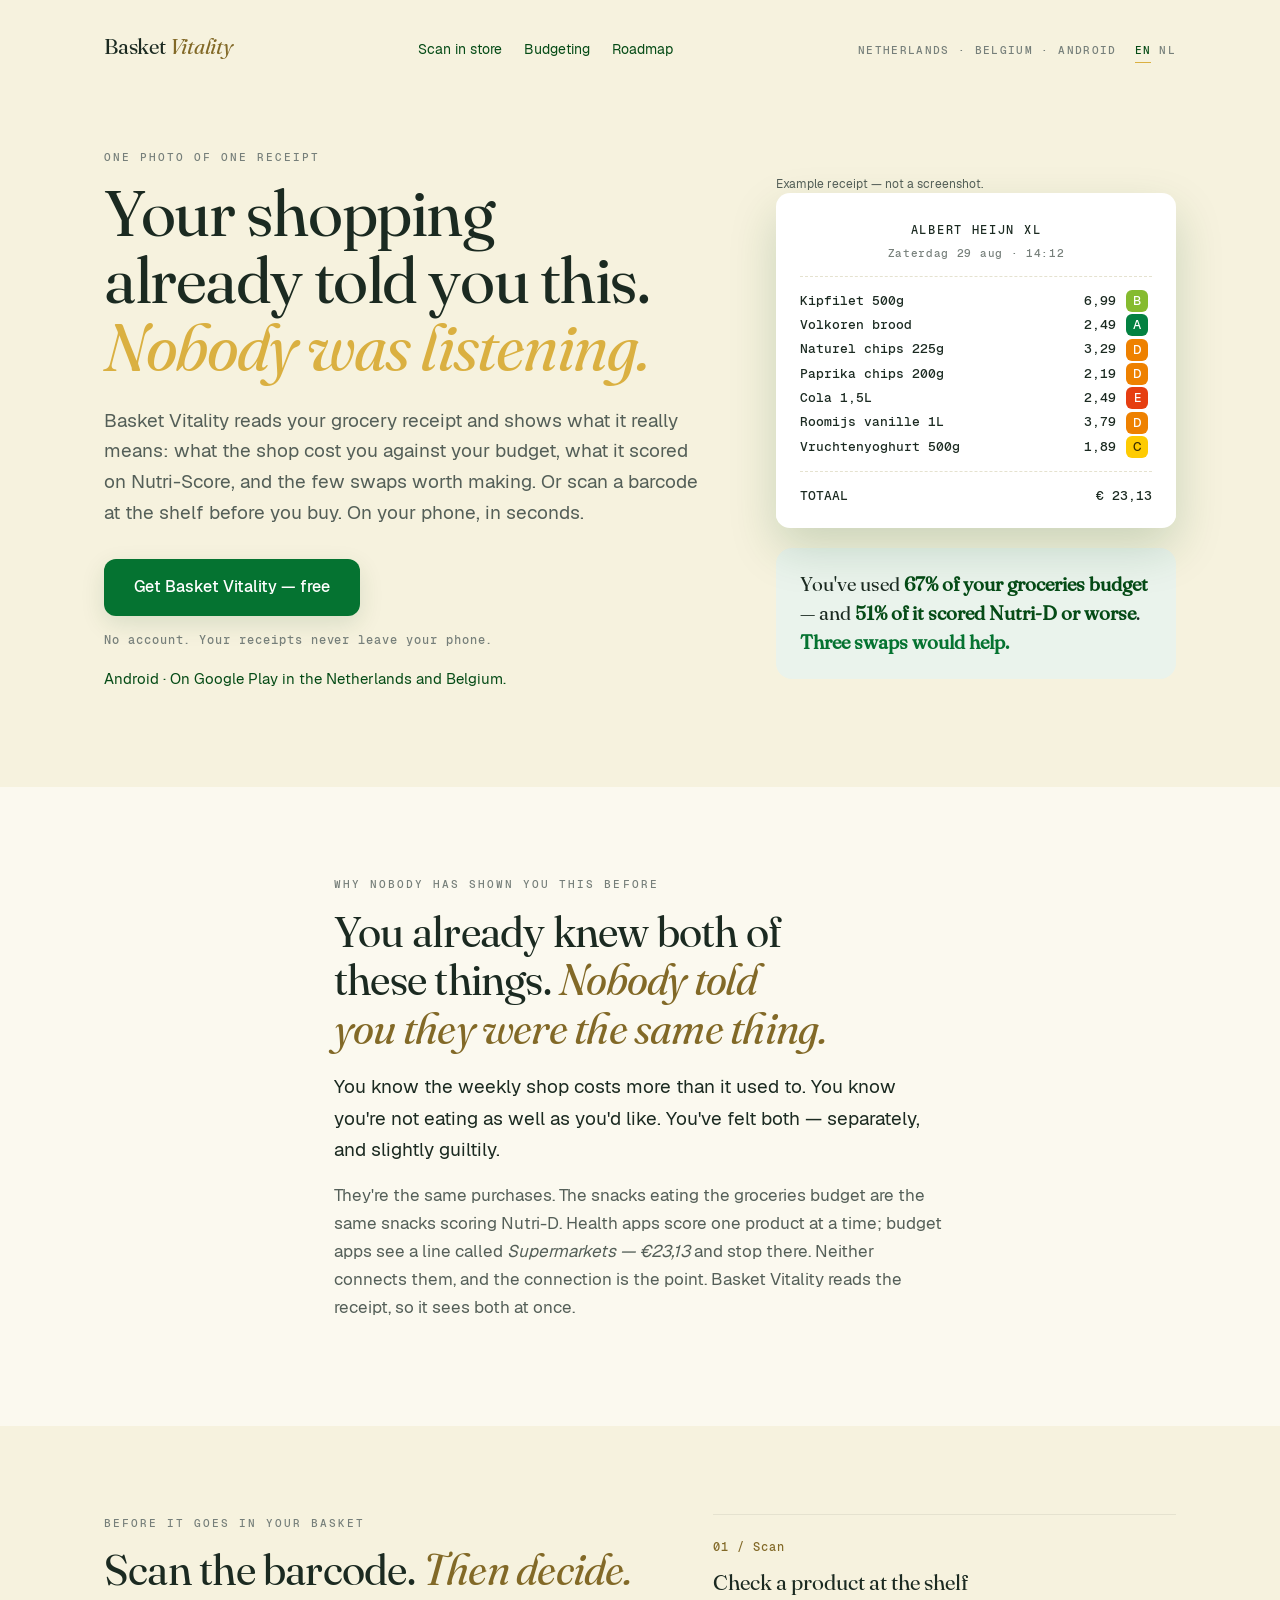
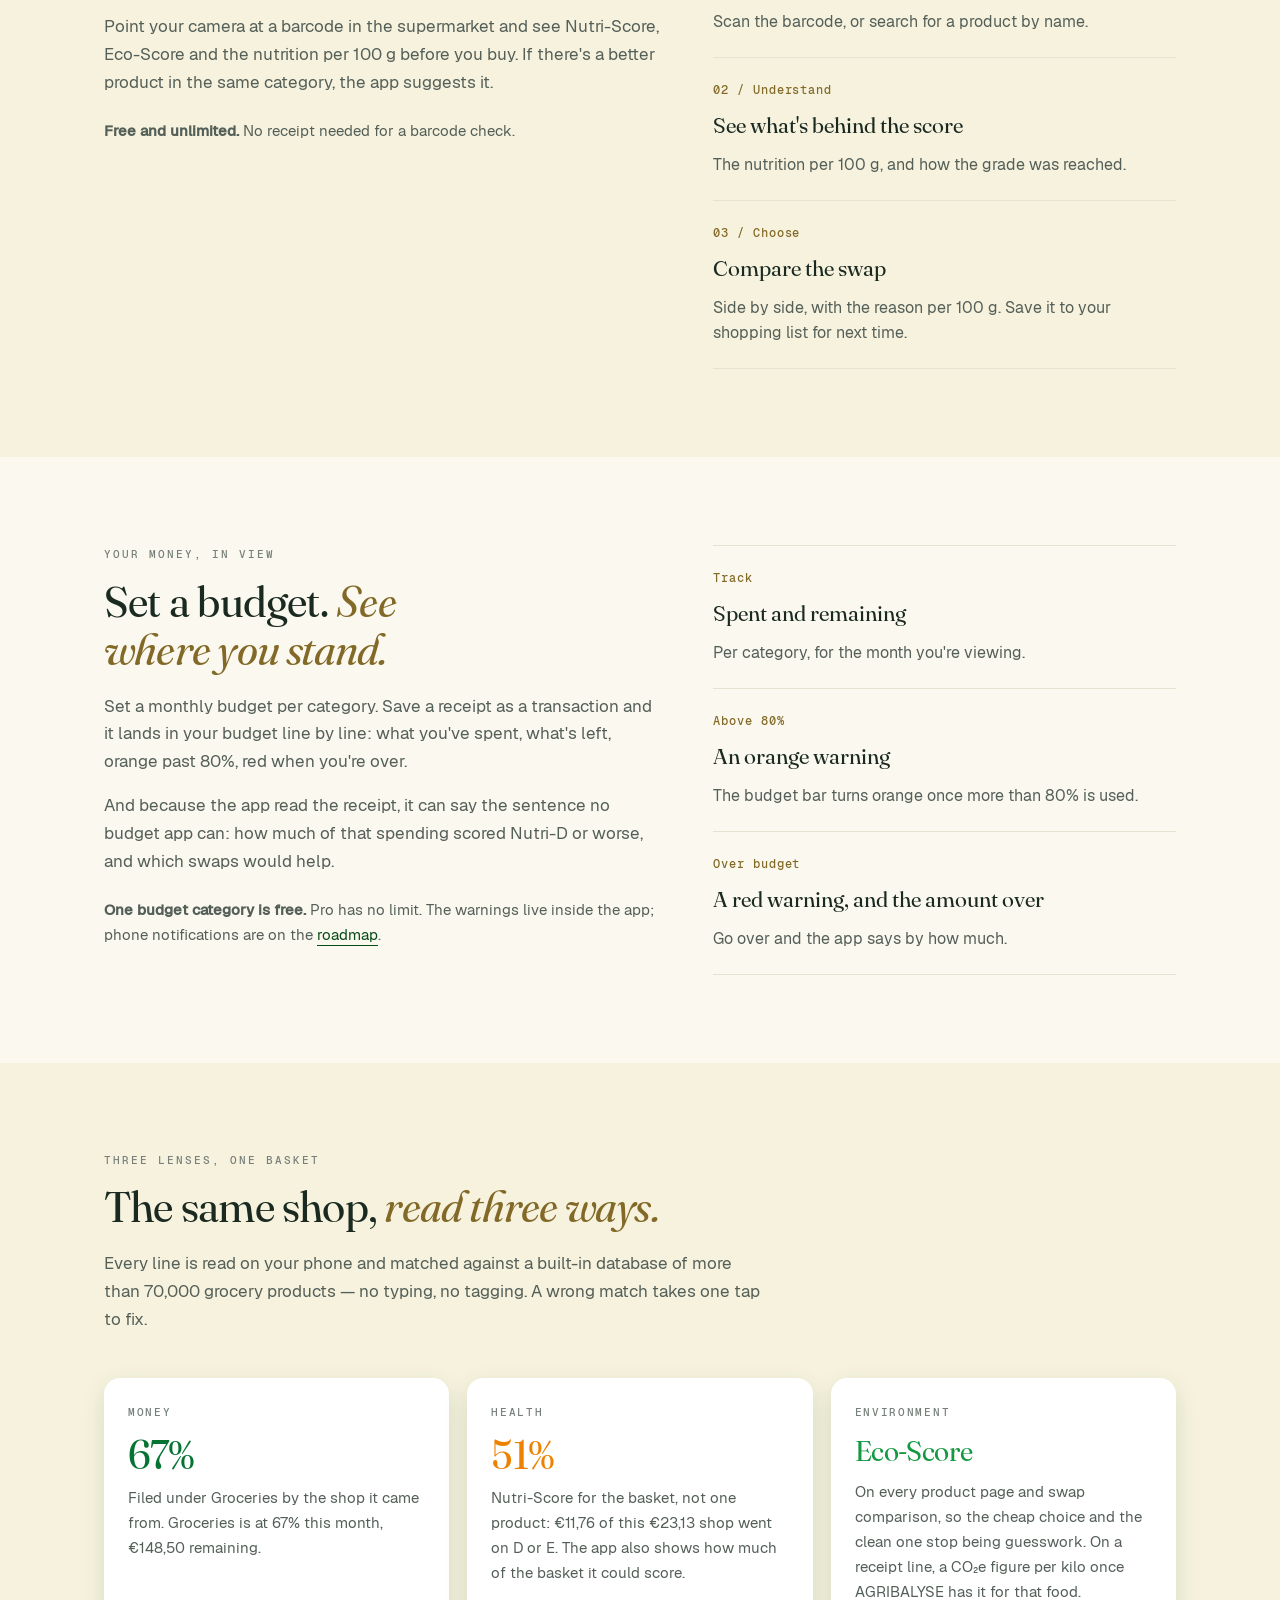
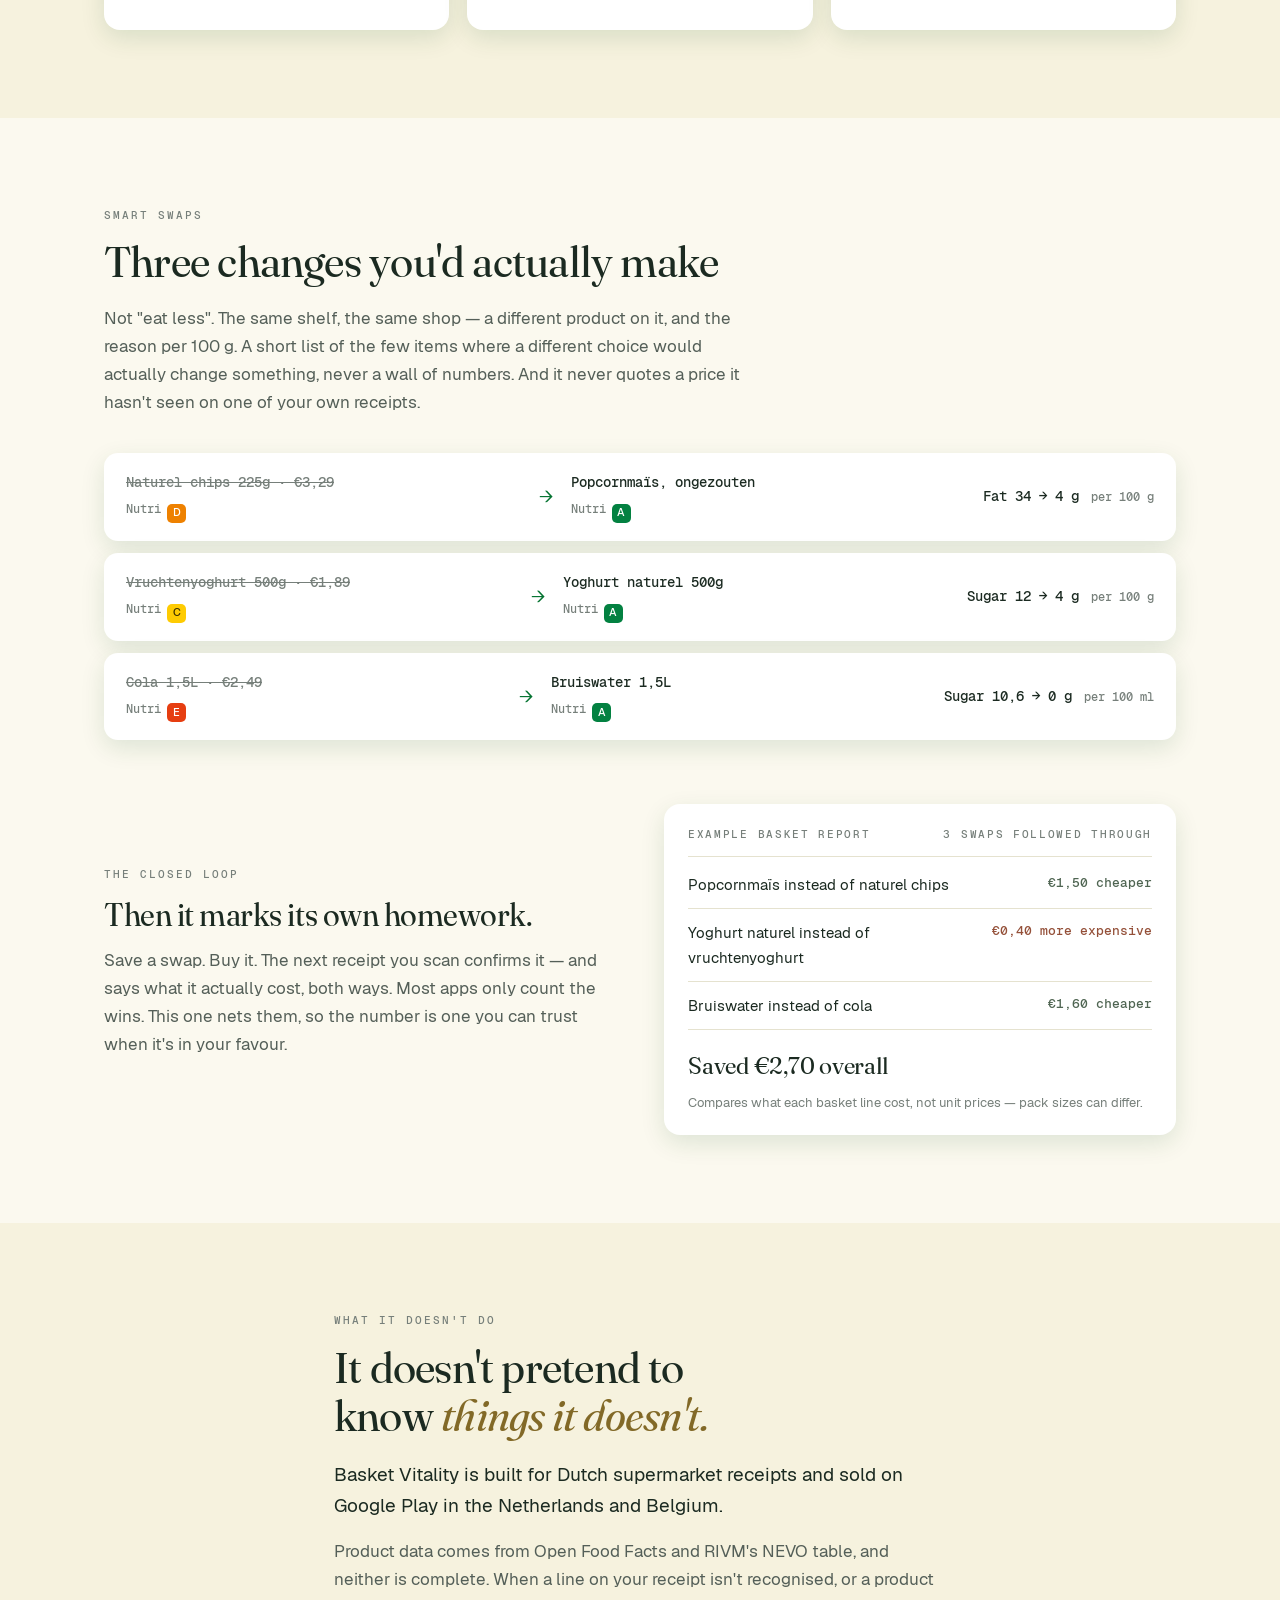
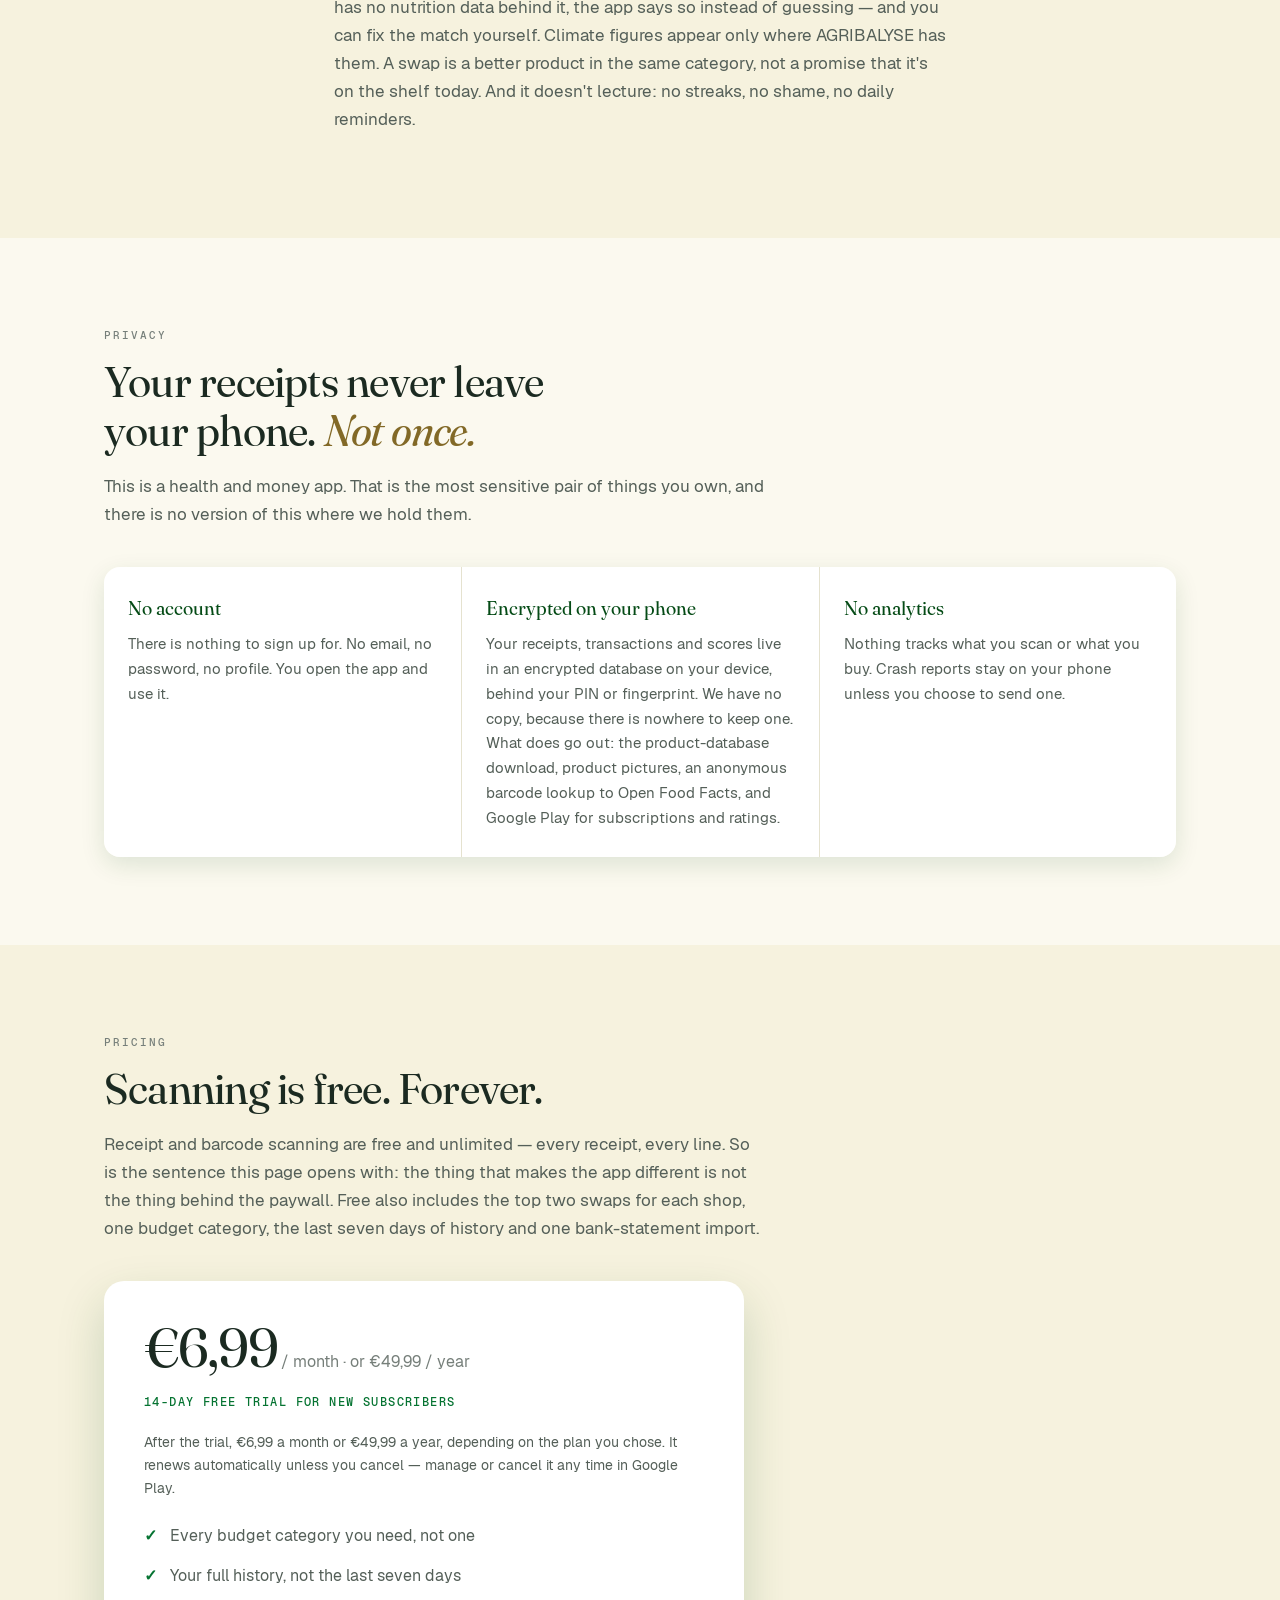
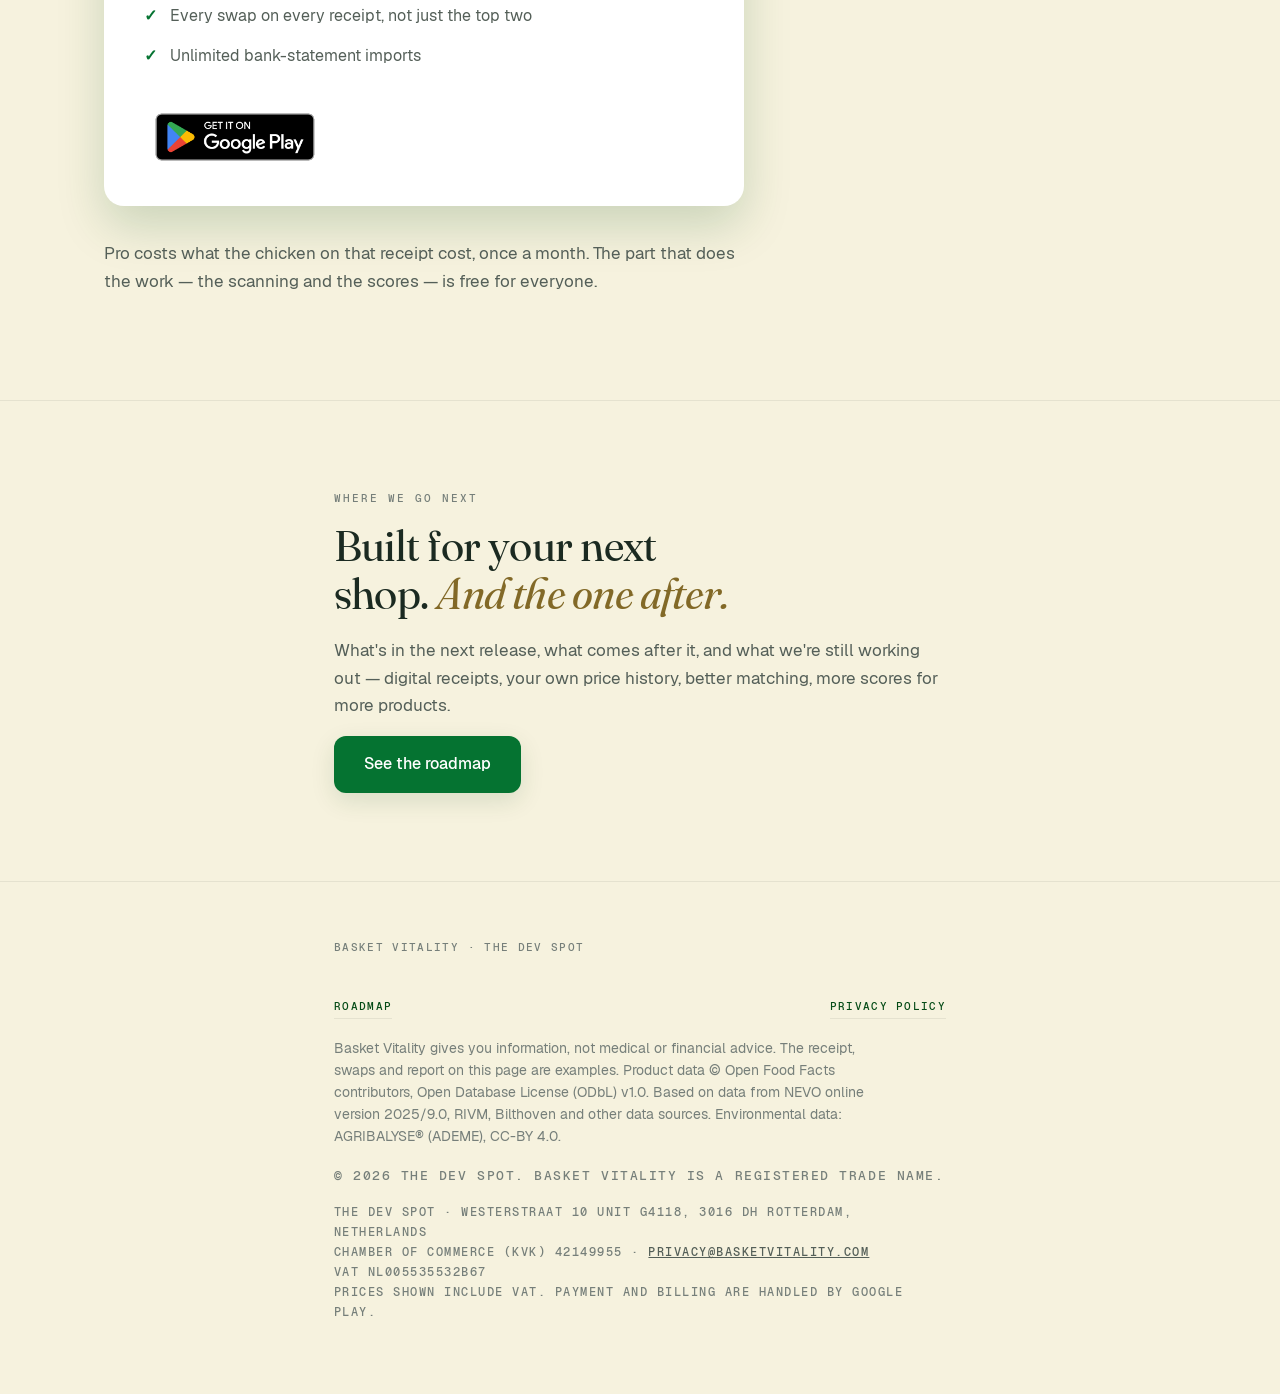
<file: index.html>
<!doctype html>
<html lang="en">
<head>
<meta charset="utf-8">
<meta name="viewport" content="width=device-width, initial-scale=1">

<title>Basket Vitality — your receipt: what it cost, and what it scored</title>
<meta name="description" content="Scan your grocery receipt: what it cost against your budget, what it scored on Nutri-Score, and the few swaps worth making. No account. Android · Netherlands and Belgium.">
<link rel="canonical" href="https://basketvitality.com/">
<link rel="alternate" hreflang="en" href="https://basketvitality.com/">
<link rel="alternate" hreflang="nl" href="https://basketvitality.com/nl/">
<link rel="alternate" hreflang="x-default" href="https://basketvitality.com/">

<meta property="og:type" content="website">
<meta property="og:site_name" content="Basket Vitality">
<meta property="og:locale" content="en_GB">
<meta property="og:url" content="https://basketvitality.com/">
<meta property="og:title" content="Basket Vitality — your receipt: what it cost, and what it scored">
<meta property="og:description" content="Scan your grocery receipt: what it cost against your budget, what it scored on Nutri-Score, and the few swaps worth making. No account. Android · Netherlands and Belgium.">
<meta property="og:image" content="https://basketvitality.com/og-image.png">
<meta property="og:image:width" content="1024">
<meta property="og:image:height" content="500">
<meta property="og:image:alt" content="Basket Vitality — smarter baskets, healthier choices">

<meta name="twitter:card" content="summary_large_image">
<meta name="twitter:title" content="Basket Vitality — your receipt: what it cost, and what it scored">
<meta name="twitter:description" content="Scan your grocery receipt: what it cost against your budget, what it scored on Nutri-Score, and the few swaps worth making. No account. Android · Netherlands and Belgium.">
<meta name="twitter:image" content="https://basketvitality.com/og-image.png">

<meta name="theme-color" content="#F6F2DE">
<link rel="icon" type="image/png" sizes="32x32" href="/favicon-32x32.png">
<link rel="icon" type="image/png" sizes="16x16" href="/favicon-16x16.png">
<link rel="apple-touch-icon" href="/apple-touch-icon.png">

<!-- Self-hosted, no font CDN. A page that claims "no analytics" must not hand
     every visitor's IP to a third party to render its own headline — and the
     site's CSP (font-src 'self') now enforces that rather than trusting it. -->
<style>
  @font-face { font-family:"Fraunces";   src:url("/fonts/fraunces_regular.ttf")   format("truetype"); font-weight:400; font-style:normal; font-display:swap; }
  @font-face { font-family:"Fraunces";   src:url("/fonts/fraunces_italic.ttf")    format("truetype"); font-weight:400; font-style:italic; font-display:swap; }
  @font-face { font-family:"Geist";      src:url("/fonts/geist_regular.ttf")      format("truetype"); font-weight:400; font-style:normal; font-display:swap; }
  @font-face { font-family:"Geist";      src:url("/fonts/geist_medium.ttf")       format("truetype"); font-weight:500; font-style:normal; font-display:swap; }
  @font-face { font-family:"Geist Mono"; src:url("/fonts/geist_mono_medium.ttf")  format("truetype"); font-weight:500; font-style:normal; font-display:swap; }
</style>

<script type="application/ld+json">
{
  "@context": "https://schema.org",
  "@type": "SoftwareApplication",
  "name": "Basket Vitality",
  "url": "https://basketvitality.com/",
  "applicationCategory": "HealthApplication",
  "operatingSystem": "Android",
  "description": "Scan your grocery receipt: what it cost against your budget, what it scored on Nutri-Score, and the few swaps worth making. No account. Android · Netherlands and Belgium.",
  "author": {
    "@type": "Organization",
    "name": "The Dev Spot"
  },
  "publisher": {
    "@type": "Organization",
    "name": "The Dev Spot"
  },
  "inLanguage": [
    "en",
    "nl"
  ],
  "offers": [
    {
      "@type": "Offer",
      "name": "Free",
      "price": "0",
      "priceCurrency": "EUR"
    },
    {
      "@type": "Offer",
      "name": "Pro, monthly",
      "price": "6.99",
      "priceCurrency": "EUR"
    },
    {
      "@type": "Offer",
      "name": "Pro, yearly",
      "price": "49.99",
      "priceCurrency": "EUR"
    }
  ],
  "privacyPolicy": "https://basketvitality.com/privacy/"
}
</script>
</head>
<body>

<style>
  :root {
    /* identity-v4 */
    --emerald:#057331; --forest:#054B16; --fresh:#149941; --lime:#86C11C;
    --gold:#DAB041; --gold-deep:#826927;
    --ivory:#F6F2DE; --raised:#FBF9EF; --mist:#EAF3EC; --white:#FFFFFF;
    --ink:#1B2A21; --ink-subtle:#545F58; --ink-muted:#767F7A; --outline:#E5E2CF;
    --sage-text:#4F6552; --clay-text:#945039;  /* BvPalette.SageText / ClayText — AA on paper */

    /* Nutri-Score, official values — the one palette a Dutch shopper already reads */
    --ns-a:#038141; --ns-b:#85BB2F; --ns-c:#FECB02; --ns-d:#EE8100; --ns-e:#E63E11;

    --serif:"Fraunces", Georgia, "Times New Roman", serif;
    --sans:"Geist", -apple-system, BlinkMacSystemFont, "Segoe UI", Roboto, sans-serif;
    --mono:"Geist Mono", ui-monospace, "SFMono-Regular", Menlo, monospace;
    --shadow:0 8px 24px rgba(5,75,22,.12);
    --shadow-lift:0 20px 48px rgba(5,75,22,.18);
    color-scheme: light;
  }

  * { box-sizing:border-box; }
  html { -webkit-text-size-adjust:100%; scroll-behavior:smooth; }
  body {
    margin:0; background:var(--ivory); color:var(--ink);
    font-family:var(--sans); font-size:17px; line-height:1.65;
    -webkit-font-smoothing:antialiased; text-rendering:optimizeLegibility;
    overflow-x:hidden;
  }
  .wrap { max-width:1120px; margin:0 auto; padding:0 24px; }
  .narrow { max-width:660px; }

  .eyebrow {
    font-family:var(--mono); font-weight:500; font-size:0.7rem;
    letter-spacing:0.18em; text-transform:uppercase; color:var(--ink-muted);
    margin:0 0 14px;
  }

  /* ══ nav ══ */
  nav { display:flex; align-items:baseline; justify-content:space-between; padding:28px 0 0; }
  .wordmark { font-family:var(--serif); font-weight:400; font-size:1.35rem; letter-spacing:-0.01em; margin:0; }
  .wordmark em { font-style:italic; color:var(--gold-deep); }
  nav .nav-note { font-family:var(--mono); font-size:0.7rem; letter-spacing:0.12em; text-transform:uppercase; color:var(--ink-muted); }


  /* ══ language switcher (HOM-864) ══
     Plain anchors, no JavaScript. The site's CSP is `default-src 'none'`, so a
     scripted switcher would mean punching a hole in the exact header that makes
     the privacy claim enforceable. Separate URLs per locale are also what
     multilingual SEO actually requires — one URL swapped by JS gets indexed
     once, in one language. */
  nav .navright { display:flex; align-items:baseline; gap:18px; }
  .langswitch { display:flex; gap:8px; font-family:var(--mono); font-size:0.7rem; letter-spacing:0.12em; text-transform:uppercase; }
  .langswitch a { color:var(--ink-muted); text-decoration:none; padding-bottom:2px; border-bottom:1px solid transparent; }
  .langswitch a:hover { color:var(--forest); border-bottom-color:var(--outline); }
  .langswitch [aria-current="true"] { color:var(--forest); border-bottom-color:var(--gold); }
  @media (max-width:560px){ nav .nav-note { display:none; } }


  /* ══ Google Play badge ══
     Self-hosted on purpose. The CSP is img-src 'self', so hot-linking Google's
     copy would be blocked — and hosting it is what Google's own guidelines
     expect anyway. The artwork is unmodified and links to the listing, which
     went live 2026-09-11. */
  .badge-wrap { display:flex; flex-direction:column; align-items:flex-start; gap:10px; margin:4px 0 0; }
  .play-badge { display:block; width:182px; height:auto; }
  .play-link { display:inline-block; text-decoration:none; }

  /* ══ business identification (Art. 3:15d BW) ══
     Dutch law requires a provider of an information society service to make its
     name, geographic address, contact details, KVK number and VAT number
     easily, directly and permanently accessible. Permanently = on every page,
     which is why this sits in the shared footer rather than on an about page. */
  .legal { font-size:0.78rem; line-height:1.6; color:var(--ink-muted); margin:16px 0 0; }
  .legal a { color:var(--ink-subtle); }

  /* ══ footer links ══ */
  .footer-links { display:flex; gap:20px; margin:14px 0 18px; flex-wrap:wrap; }
  .footer-links a {
    font-family:var(--mono); font-size:0.68rem; letter-spacing:0.12em;
    text-transform:uppercase; color:var(--forest); text-decoration:none;
    border-bottom:1px solid var(--outline); padding-bottom:2px;
  }
  .footer-links a:hover { border-bottom-color:var(--gold); }
  .copyright { font-size:0.8rem; color:var(--ink-muted); margin:18px 0 0; }

  /* ══ hero ══ */
  .hero { display:grid; grid-template-columns:1fr 400px; gap:64px; align-items:center; padding:76px 0 96px; }
  @media (max-width:940px){ .hero { grid-template-columns:1fr; gap:48px; padding:56px 0 72px; } }

  h1 {
    font-family:var(--serif); font-weight:400;
    font-size:clamp(2.5rem, 5.6vw, 4.05rem); line-height:1.03;
    letter-spacing:-0.022em; margin:0 0 24px; text-wrap:balance;
  }
  h1 em { font-style:italic; color:var(--gold); }
  .hero-sub { font-size:1.16rem; color:var(--ink-subtle); max-width:46ch; margin:0 0 32px; }

  .cta-row { display:flex; flex-wrap:wrap; gap:14px; align-items:center; }
  .btn {
    display:inline-block; background:var(--emerald); color:var(--white);
    font-family:var(--sans); font-weight:500; font-size:1rem;
    padding:15px 30px; border-radius:12px; text-decoration:none;
    box-shadow:var(--shadow); transition:transform .18s ease, box-shadow .18s ease, background .18s ease;
  }
  .btn:hover { background:var(--forest); transform:translateY(-2px); box-shadow:var(--shadow-lift); }
  .btn:focus-visible { outline:3px solid var(--gold); outline-offset:3px; }
  .cta-note { font-family:var(--mono); font-size:0.74rem; letter-spacing:0.08em; color:var(--ink-muted); }

  /* ══ the receipt ══ */
  .receipt {
    background:var(--white); border-radius:14px; box-shadow:var(--shadow-lift);
    padding:26px 24px 20px; font-family:var(--mono); font-size:0.8rem;
    line-height:1.9; position:relative; overflow:hidden;
  }
  .receipt::after {
    content:""; position:absolute; left:0; right:0; bottom:0; height:14px;
    background:
      radial-gradient(circle at 7px 14px, transparent 7px, var(--white) 7px) 0 0/14px 14px repeat-x;
    transform:translateY(1px);
  }
  .r-head { text-align:center; padding-bottom:12px; border-bottom:1px dashed var(--outline); margin-bottom:12px; }
  .r-store { font-weight:500; letter-spacing:0.14em; text-transform:uppercase; font-size:0.76rem; }
  .r-meta  { color:var(--ink-muted); font-size:0.7rem; letter-spacing:0.06em; }

  .r-line {
    display:grid; grid-template-columns:1fr auto 26px; gap:10px; align-items:center;
    font-variant-numeric:tabular-nums;
  }
  .r-line .nm { white-space:nowrap; overflow:hidden; text-overflow:ellipsis; }
  .r-line .pr { color:var(--ink); }

  .ns {
    width:22px; height:22px; border-radius:6px; display:grid; place-items:center;
    font-family:var(--sans); font-weight:500; font-size:0.72rem; color:#fff;
    opacity:0; transform:scale(.6);
  }
  .ns.a{background:var(--ns-a)} .ns.b{background:var(--ns-b)}
  .ns.c{background:var(--ns-c); color:#3A2E00} .ns.d{background:var(--ns-d)} .ns.e{background:var(--ns-e)}

  .r-total {
    display:flex; justify-content:space-between; margin-top:12px; padding-top:12px;
    border-top:1px dashed var(--outline); font-weight:500; font-variant-numeric:tabular-nums;
  }

  /* scan sweep */
  .scanline {
    position:absolute; left:0; right:0; height:64px; top:-70px; pointer-events:none;
    background:linear-gradient(180deg, rgba(5,115,49,0) 0%, rgba(5,115,49,.14) 55%, rgba(5,115,49,0) 100%);
  }

  @keyframes sweep { from { top:-70px; } to { top:100%; } }
  @keyframes pop  { to { opacity:1; transform:scale(1); } }
  @keyframes rise { from { opacity:0; transform:translateY(14px);} to { opacity:1; transform:none;} }

  .scanline { animation:sweep 1.5s cubic-bezier(.4,0,.2,1) .3s 1 forwards; }
  .ns { animation:pop .38s cubic-bezier(.34,1.56,.64,1) forwards; }
  .ns.d1{animation-delay:.62s} .ns.d2{animation-delay:.74s} .ns.d3{animation-delay:.86s}
  .ns.d4{animation-delay:.98s} .ns.d5{animation-delay:1.10s} .ns.d6{animation-delay:1.22s}
  .ns.d7{animation-delay:1.34s} .ns.d8{animation-delay:1.46s}

  .verdict { animation:rise .6s cubic-bezier(.2,.7,.3,1) 1.75s backwards; }

  @media (prefers-reduced-motion:reduce){
    .scanline { display:none; }
    .ns { animation:none; opacity:1; transform:none; }
    .verdict { animation:none; }
  }

  /* ══ verdict card ══ */
  .verdict {
    background:var(--mist); border-radius:16px; padding:22px 24px; margin-top:20px;
  }
  .verdict .line { font-family:var(--serif); font-size:1.24rem; line-height:1.45; margin:0; }
  .verdict .line b { font-weight:600; color:var(--forest); }
  .verdict .line .money { color:var(--emerald); font-weight:600; }

  /* ══ sections ══ */
  section { padding:88px 0; }
  section.tint { background:var(--raised); }
  h2 {
    font-family:var(--serif); font-weight:400;
    font-size:clamp(1.9rem, 3.6vw, 2.7rem); line-height:1.12;
    letter-spacing:-0.018em; margin:0 0 18px; text-wrap:balance;
  }
  h2 em { font-style:italic; color:var(--gold-deep); }
  section p { font-size:1.06rem; color:var(--ink-subtle); margin:0 0 16px; max-width:62ch; }
  section p.lead { font-size:1.2rem; color:var(--ink); }

  /* ══ lenses ══ */
  .lenses { display:grid; grid-template-columns:repeat(auto-fit,minmax(232px,1fr)); gap:18px; margin-top:44px; }
  .lens {
    background:var(--white); border-radius:16px; box-shadow:var(--shadow); padding:26px 24px;
  }
  .lens .tag {
    font-family:var(--mono); font-weight:500; font-size:0.66rem; letter-spacing:0.16em;
    text-transform:uppercase; color:var(--ink-muted); display:block; margin-bottom:14px;
  }
  .lens .big {
    font-family:var(--serif); font-size:2.5rem; line-height:1; letter-spacing:-0.02em;
    display:block; margin-bottom:10px; font-variant-numeric:tabular-nums;
  }
  .lens.money .big { color:var(--emerald); }
  .lens.health .big { color:var(--ns-d); }
  .lens.eco   .big { color:var(--fresh); }
  .lens p { font-size:0.95rem; margin:0; color:var(--ink-subtle); }

  /* ══ swaps ══ */
  .swaps { display:flex; flex-direction:column; gap:12px; margin:36px 0 30px; }
  .swap {
    background:var(--white); border-radius:14px; box-shadow:var(--shadow);
    padding:18px 22px; display:grid; grid-template-columns:1fr auto 1fr auto;
    gap:18px; align-items:center;
  }
  @media (max-width:720px){ .swap { grid-template-columns:1fr; gap:8px; text-align:left; } .swap .arrow{ display:none; } }
  .swap .from .n, .swap .to .n { font-family:var(--mono); font-size:0.86rem; display:block; }
  .swap .from .n { color:var(--ink-muted); text-decoration:line-through; text-decoration-thickness:1px; }
  .swap .to   .n { color:var(--ink); font-weight:500; }
  .swap .sub { font-family:var(--mono); font-size:0.72rem; color:var(--ink-muted); }
  .swap .arrow { color:var(--emerald); font-size:1.1rem; }
  .swap .why {
    font-family:var(--mono); font-size:0.86rem; color:var(--ink);
    font-variant-numeric:tabular-nums; white-space:nowrap;
  }
  .swap .why span { color:var(--ink-muted); font-size:0.72rem; margin-left:4px; }
  .chip {
    display:inline-grid; place-items:center; width:19px; height:19px; border-radius:5px;
    font-family:var(--sans); font-weight:500; font-size:0.66rem; color:#fff; vertical-align:-3px; margin-left:6px;
  }
  .chip.a{background:var(--ns-a)} .chip.b{background:var(--ns-b)} .chip.c{background:var(--ns-c); color:#3A2E00} .chip.d{background:var(--ns-d)} .chip.e{background:var(--ns-e)}

  /* ══ the closed loop ══ */
  .loop { display:grid; grid-template-columns:1fr 1fr; gap:48px; align-items:center; margin-top:64px; }
  @media (max-width:860px){ .loop { grid-template-columns:1fr; gap:28px; } }
  .loop h3 {
    font-family:var(--serif); font-weight:400; font-size:clamp(1.5rem, 2.6vw, 1.95rem);
    line-height:1.15; letter-spacing:-0.015em; margin:0 0 14px; text-wrap:balance;
  }
  .report { background:var(--white); border-radius:16px; box-shadow:var(--shadow); padding:22px 24px; }
  .rp-head {
    display:flex; justify-content:space-between; gap:12px;
    font-family:var(--mono); font-size:0.66rem; letter-spacing:0.16em; text-transform:uppercase; color:var(--ink-muted);
    padding-bottom:12px; border-bottom:1px solid var(--outline); margin-bottom:4px;
  }
  .rp-row { display:flex; justify-content:space-between; gap:16px; padding:11px 0; border-bottom:1px solid var(--outline); font-size:0.95rem; }
  .rp-row .what { color:var(--ink); }
  .rp-row .delta { font-family:var(--mono); font-size:0.82rem; white-space:nowrap; font-variant-numeric:tabular-nums; }
  .delta.cheaper { color:var(--sage-text); }
  .delta.dearer  { color:var(--clay-text); }
  .rp-net { font-family:var(--serif); font-size:1.5rem; letter-spacing:-0.01em; color:var(--ink); padding:16px 0 6px; font-variant-numeric:tabular-nums; }
  section .rp-foot { font-size:0.82rem; color:var(--ink-muted); margin:0; }

  /* ══ privacy ══ */
  .promises { display:grid; grid-template-columns:repeat(auto-fit,minmax(240px,1fr)); gap:0; margin-top:38px; border-radius:16px; overflow:hidden; box-shadow:var(--shadow); }
  .promise { background:var(--white); padding:26px 24px; }
  .promise + .promise { border-left:1px solid var(--outline); }
  @media (max-width:760px){ .promise + .promise { border-left:none; border-top:1px solid var(--outline);} }
  .promise h3 { font-family:var(--serif); font-weight:400; font-size:1.18rem; margin:0 0 8px; color:var(--forest); }
  .promise p { font-size:0.94rem; margin:0; }

  /* ══ price ══ */
  .pricebox {
    background:var(--white); border-radius:20px; box-shadow:var(--shadow-lift);
    padding:40px 40px 34px; margin-top:38px; max-width:640px;
  }
  .pricebox .amt { font-family:var(--serif); font-size:3.4rem; line-height:1; letter-spacing:-0.025em; color:var(--ink); }
  .pricebox .amt span { font-family:var(--sans); font-size:1rem; color:var(--ink-muted); letter-spacing:0; }
  .pricebox .free { font-family:var(--mono); font-size:0.74rem; letter-spacing:0.12em; text-transform:uppercase; color:var(--emerald); margin:16px 0 20px; }
  .pricebox ul { list-style:none; margin:0 0 26px; padding:0; }
  .pricebox li { font-size:0.98rem; color:var(--ink-subtle); padding:7px 0 7px 26px; position:relative; }
  .pricebox li::before { content:"✓"; position:absolute; left:0; color:var(--emerald); font-weight:600; }

  footer { padding:56px 0 72px; border-top:1px solid var(--outline); }
  footer p { font-family:var(--mono); font-size:0.7rem; letter-spacing:0.12em; text-transform:uppercase; color:var(--ink-muted); margin:0 0 10px; }
  footer .fine { font-family:var(--sans); font-size:0.86rem; letter-spacing:0; text-transform:none; color:var(--ink-muted); max-width:60ch; line-height:1.6; }

  /* Current features and the public roadmap, September 2026. */
  .primary-nav { flex-wrap:wrap; gap:8px 22px; }
  .primary-nav .wordmark { color:var(--ink); text-decoration:none; }
  .site-links { display:flex; flex-wrap:wrap; gap:8px 22px; }
  .site-links a { display:inline-flex; align-items:center; min-height:44px; color:var(--forest); font-size:.9rem; text-decoration:none; }
  .site-links a:hover { text-decoration:underline; text-underline-offset:5px; }
  a:focus-visible { outline:3px solid var(--gold-deep); outline-offset:4px; }
  .availability { font-size:.92rem; color:var(--forest); margin:18px 0 0; }
  .text-link { color:var(--forest); text-underline-offset:5px; }
  .feature-split { display:grid; grid-template-columns:minmax(0,1.2fr) minmax(0,1fr); gap:54px; align-items:start; }
  .feature-steps { list-style:none; margin:0; padding:0; border-top:1px solid var(--outline); }
  .feature-steps li { padding:22px 0; border-bottom:1px solid var(--outline); }
  .feature-steps h3 { font-family:var(--serif); font-size:1.4rem; font-weight:400; margin:0 0 8px; }
  .feature-steps p { font-size:.98rem; margin:0; }
  .feature-steps .step-label { display:block; font-family:var(--mono); font-size:.72rem; letter-spacing:.08em; color:var(--gold-deep); margin-bottom:8px; }
  .feature-note { font-size:.92rem; margin-top:22px; }
  .example-caption { font-size:.78rem; line-height:1.5; color:var(--ink-subtle); margin:14px 0 0; }
  .lens.eco .big { font-size:1.75rem; line-height:1.2; }
  .roadmap-teaser { border-top:1px solid var(--outline); }
  section .trial-terms { font-size:.9rem; line-height:1.6; color:var(--ink-subtle); }
  @media (max-width:760px) {
    .feature-split { grid-template-columns:1fr; gap:30px; }
    .primary-nav .site-links { order:3; flex-basis:100%; justify-content:space-between; gap:8px; border-top:1px solid var(--outline); }
  }
  @media (max-width:420px) {
    .primary-nav { column-gap:12px; }
    .pricebox { padding:28px 24px; }
    .rp-head { flex-wrap:wrap; }
    .rp-row { flex-wrap:wrap; gap:6px; }
  }
</style>

<div class="wrap">
  <nav class="primary-nav" aria-label="Main navigation">
    <a class="wordmark" href="/">Basket <em>Vitality</em></a>
    <div class="site-links"><a href="#scan-in-store">Scan in store</a><a href="#budgeting">Budgeting</a><a href="/roadmap/">Roadmap</a></div>
    <div class="navright">
      <span class="nav-note">Netherlands · Belgium · Android</span>
      <div class="langswitch">
        <a href="/" hreflang="en" lang="en" aria-current="true">EN</a>
        <a href="/nl/" hreflang="nl" lang="nl">NL</a>
      </div>
    </div>
  </nav>

  <div class="hero">
    <div>
      <p class="eyebrow">One photo of one receipt</p>
      <h1>Your shopping already told you this. <em>Nobody was listening.</em></h1>
      <p class="hero-sub">Basket Vitality reads your grocery receipt and shows what it really means: what the shop cost you against your budget, what it scored on Nutri-Score, and the few swaps worth making. Or scan a barcode at the shelf before you buy. On your phone, in seconds.</p>
      <div class="cta-row">
        <a class="btn" href="https://play.google.com/store/apps/details?id=com.thedevspot.basketvitality">Get Basket Vitality — free</a>
        <span class="cta-note">No account. Your receipts never leave your phone.</span>
      </div>
      <p class="availability">Android · On Google Play in the Netherlands and Belgium.</p>
    </div>

    <div>
      <p class="example-caption">Example receipt — not a screenshot.</p>
      <div class="receipt">
        <div class="scanline"></div>
        <div class="r-head">
          <div class="r-store">Albert Heijn XL</div>
          <div class="r-meta">Zaterdag 29 aug · 14:12</div>
        </div>

        <div class="r-line"><span class="nm">Kipfilet 500g</span><span class="pr">6,99</span><span class="ns b d1">B</span></div>
        <div class="r-line"><span class="nm">Volkoren brood</span><span class="pr">2,49</span><span class="ns a d2">A</span></div>
        <div class="r-line"><span class="nm">Naturel chips 225g</span><span class="pr">3,29</span><span class="ns d d3">D</span></div>
        <div class="r-line"><span class="nm">Paprika chips 200g</span><span class="pr">2,19</span><span class="ns d d4">D</span></div>
        <div class="r-line"><span class="nm">Cola 1,5L</span><span class="pr">2,49</span><span class="ns e d5">E</span></div>
        <div class="r-line"><span class="nm">Roomijs vanille 1L</span><span class="pr">3,79</span><span class="ns d d6">D</span></div>
        <div class="r-line"><span class="nm">Vruchtenyoghurt 500g</span><span class="pr">1,89</span><span class="ns c d7">C</span></div>

        <div class="r-total"><span>TOTAAL</span><span>€ 23,13</span></div>
      </div>

      <div class="verdict">
        <p class="line">You've used <b>67% of your groceries budget</b> — and <b>51% of it scored Nutri-D or worse</b>. <span class="money">Three swaps would help.</span></p>
      </div>
    </div>
  </div>
</div>

<section class="tint">
  <div class="wrap narrow">
    <p class="eyebrow">Why nobody has shown you this before</p>
    <h2>You already knew both of these things. <em>Nobody told you they were the same thing.</em></h2>
    <p class="lead">You know the weekly shop costs more than it used to. You know you're not eating as well as you'd like. You've felt both — separately, and slightly guiltily.</p>
    <p>They're the same purchases. The snacks eating the groceries budget are the same snacks scoring Nutri-D. Health apps score one product at a time; budget apps see a line called <em>Supermarkets — €23,13</em> and stop there. Neither connects them, and the connection is the point. Basket Vitality reads the receipt, so it sees both at once.</p>
  </div>
</section>

<section id="scan-in-store">
  <div class="wrap feature-split">
    <div><p class="eyebrow">Before it goes in your basket</p>
      <h2>Scan the barcode. <em>Then decide.</em></h2>
      <p>Point your camera at a barcode in the supermarket and see Nutri-Score, Eco-Score and the nutrition per 100 g before you buy. If there's a better product in the same category, the app suggests it.</p>
      <p class="feature-note"><strong>Free and unlimited.</strong> No receipt needed for a barcode check.</p>
    </div>
    <ol class="feature-steps">
      <li><span class="step-label">01 / Scan</span><h3>Check a product at the shelf</h3><p>Scan the barcode, or search for a product by name.</p></li>
      <li><span class="step-label">02 / Understand</span><h3>See what's behind the score</h3><p>The nutrition per 100 g, and how the grade was reached.</p></li>
      <li><span class="step-label">03 / Choose</span><h3>Compare the swap</h3><p>Side by side, with the reason per 100 g. Save it to your shopping list for next time.</p></li>
    </ol>
  </div>
</section>

<section class="tint" id="budgeting">
  <div class="wrap feature-split">
    <div><p class="eyebrow">Your money, in view</p>
      <h2>Set a budget. <em>See where you stand.</em></h2>
      <p>Set a monthly budget per category. Save a receipt as a transaction and it lands in your budget line by line: what you've spent, what's left, orange past 80%, red when you're over.</p>
      <p>And because the app read the receipt, it can say the sentence no budget app can: how much of that spending scored Nutri-D or worse, and which swaps would help.</p>
      <p class="feature-note"><strong>One budget category is free.</strong> Pro has no limit. The warnings live inside the app; phone notifications are on the <a class="text-link" href="/roadmap/#insights">roadmap</a>.</p>
    </div>
    <ol class="feature-steps">
      <li><span class="step-label">Track</span><h3>Spent and remaining</h3><p>Per category, for the month you're viewing.</p></li>
      <li><span class="step-label">Above 80%</span><h3>An orange warning</h3><p>The budget bar turns orange once more than 80% is used.</p></li>
      <li><span class="step-label">Over budget</span><h3>A red warning, and the amount over</h3><p>Go over and the app says by how much.</p></li>
    </ol>
  </div>
</section>

<section>
  <div class="wrap">
    <div class="narrow">
      <p class="eyebrow">Three lenses, one basket</p>
      <h2>The same shop, <em>read three ways.</em></h2>
      <p>Every line is read on your phone and matched against a built-in database of more than 70,000 grocery products — no typing, no tagging. A wrong match takes one tap to fix.</p>
    </div>

    <div class="lenses">
      <div class="lens money">
        <span class="tag">Money</span>
        <span class="big">67%</span>
        <p>Filed under Groceries by the shop it came from. Groceries is at 67% this month, €148,50 remaining.</p>
      </div>
      <div class="lens health">
        <span class="tag">Health</span>
        <span class="big">51%</span>
        <p>Nutri-Score for the basket, not one product: €11,76 of this €23,13 shop went on D or E. The app also shows how much of the basket it could score.</p>
      </div>
      <div class="lens eco">
        <span class="tag">Environment</span>
        <span class="big">Eco-Score</span>
        <p>On every product page and swap comparison, so the cheap choice and the clean one stop being guesswork. On a receipt line, a CO₂e figure per kilo once AGRIBALYSE has it for that food.</p>
      </div>
    </div>
  </div>
</section>

<section class="tint">
  <div class="wrap">
    <div class="narrow">
      <p class="eyebrow">Smart swaps</p>
      <h2>Three changes you'd actually make</h2>
      <p>Not "eat less". The same shelf, the same shop — a different product on it, and the reason per 100 g. A short list of the few items where a different choice would actually change something, never a wall of numbers. And it never quotes a price it hasn't seen on one of your own receipts.</p>
    </div>

    <div class="swaps">
      <div class="swap">
        <div class="from"><span class="n">Naturel chips 225g · €3,29</span><span class="sub">Nutri<span class="chip d">D</span></span></div>
        <div class="arrow">→</div>
        <div class="to"><span class="n">Popcornmaïs, ongezouten</span><span class="sub">Nutri<span class="chip a">A</span></span></div>
        <div class="why">Fat 34 → 4 g <span>per 100 g</span></div>
      </div>
      <div class="swap">
        <div class="from"><span class="n">Vruchtenyoghurt 500g · €1,89</span><span class="sub">Nutri<span class="chip c">C</span></span></div>
        <div class="arrow">→</div>
        <div class="to"><span class="n">Yoghurt naturel 500g</span><span class="sub">Nutri<span class="chip a">A</span></span></div>
        <div class="why">Sugar 12 → 4 g <span>per 100 g</span></div>
      </div>
      <div class="swap">
        <div class="from"><span class="n">Cola 1,5L · €2,49</span><span class="sub">Nutri<span class="chip e">E</span></span></div>
        <div class="arrow">→</div>
        <div class="to"><span class="n">Bruiswater 1,5L</span><span class="sub">Nutri<span class="chip a">A</span></span></div>
        <div class="why">Sugar 10,6 → 0 g <span>per 100 ml</span></div>
      </div>
    </div>

    <div class="loop">
      <div class="loop-copy">
        <p class="eyebrow">The closed loop</p>
        <h3>Then it marks its own homework.</h3>
        <p>Save a swap. Buy it. The next receipt you scan confirms it — and says what it actually cost, both ways. Most apps only count the wins. This one nets them, so the number is one you can trust when it's in your favour.</p>
      </div>
      <div class="report" aria-label="Example basket report">
        <div class="rp-head"><span>Example basket report</span><span>3 swaps followed through</span></div>
        <div class="rp-row"><span class="what">Popcornmaïs instead of naturel chips</span><span class="delta cheaper">€1,50 cheaper</span></div>
        <div class="rp-row"><span class="what">Yoghurt naturel instead of vruchtenyoghurt</span><span class="delta dearer">€0,40 more expensive</span></div>
        <div class="rp-row"><span class="what">Bruiswater instead of cola</span><span class="delta cheaper">€1,60 cheaper</span></div>
        <div class="rp-net">Saved €2,70 overall</div>
        <p class="rp-foot">Compares what each basket line cost, not unit prices — pack sizes can differ.</p>
      </div>
    </div>
  </div>
</section>

<section id="scope">
  <div class="wrap narrow">
    <p class="eyebrow">What it doesn't do</p>
    <h2>It doesn't pretend to know <em>things it doesn't.</em></h2>
    <p class="lead">Basket Vitality is built for Dutch supermarket receipts and sold on Google Play in the Netherlands and Belgium.</p>
    <p>Product data comes from Open Food Facts and RIVM's NEVO table, and neither is complete. When a line on your receipt isn't recognised, or a product has no nutrition data behind it, the app says so instead of guessing — and you can fix the match yourself. Climate figures appear only where AGRIBALYSE has them. A swap is a better product in the same category, not a promise that it's on the shelf today. And it doesn't lecture: no streaks, no shame, no daily reminders.</p>
  </div>
</section>

<section class="tint">
  <div class="wrap">
    <div class="narrow">
      <p class="eyebrow">Privacy</p>
      <h2>Your receipts never leave your phone. <em>Not once.</em></h2>
      <p>This is a health and money app. That is the most sensitive pair of things you own, and there is no version of this where we hold them.</p>
    </div>
    <div class="promises">
      <div class="promise">
        <h3>No account</h3>
        <p>There is nothing to sign up for. No email, no password, no profile. You open the app and use it.</p>
      </div>
      <div class="promise">
        <h3>Encrypted on your phone</h3>
        <p>Your receipts, transactions and scores live in an encrypted database on your device, behind your PIN or fingerprint. We have no copy, because there is nowhere to keep one. What does go out: the product-database download, product pictures, an anonymous barcode lookup to Open Food Facts, and Google Play for subscriptions and ratings.</p>
      </div>
      <div class="promise">
        <h3>No analytics</h3>
        <p>Nothing tracks what you scan or what you buy. Crash reports stay on your phone unless you choose to send one.</p>
      </div>
    </div>
  </div>
</section>

<section id="price">
  <div class="wrap">
    <div class="narrow">
      <p class="eyebrow">Pricing</p>
      <h2>Scanning is free. Forever.</h2>
      <p>Receipt and barcode scanning are free and unlimited — every receipt, every line. So is the sentence this page opens with: the thing that makes the app different is not the thing behind the paywall. Free also includes the top two swaps for each shop, one budget category, the last seven days of history and one bank-statement import.</p>
    </div>

    <div class="pricebox">
      <div class="amt">€6,99<span> / month · or €49,99 / year</span></div>
      <p class="free">14-day free trial for new subscribers</p>
      <p class="trial-terms">After the trial, €6,99 a month or €49,99 a year, depending on the plan you chose. It renews automatically unless you cancel — manage or cancel it any time in Google Play.</p>
      <ul>
        <li>Every budget category you need, not one</li>
        <li>Your full history, not the last seven days</li>
        <li>Every swap on every receipt, not just the top two</li>
        <li>Unlimited bank-statement imports</li>
      </ul>
      <div class="badge-wrap">
        <a class="play-link" href="https://play.google.com/store/apps/details?id=com.thedevspot.basketvitality">
          <img class="play-badge" src="/play-badge-en.png" alt="Get it on Google Play" width="182" height="70">
        </a>
      </div>
    </div>

    <div class="narrow" style="margin-top:34px">
      <p>Pro costs what the chicken on that receipt cost, once a month. The part that does the work — the scanning and the scores — is free for everyone.</p>
    </div>
  </div>
</section>

<section class="roadmap-teaser"><div class="wrap narrow">
    <p class="eyebrow">Where we go next</p><h2>Built for your next shop. <em>And the one after.</em></h2>
    <p>What's in the next release, what comes after it, and what we're still working out — digital receipts, your own price history, better matching, more scores for more products.</p>
    <a class="btn" href="/roadmap/">See the roadmap</a>
  </div></section>

<footer>
  <div class="wrap narrow">
    <p>Basket Vitality · The Dev Spot</p>
    <nav class="footer-links" aria-label="Footer">
      <a href="/roadmap/">Roadmap</a>
      <a href="/privacy/">Privacy Policy</a>
    </nav>
    <p class="fine">Basket Vitality gives you information, not medical or financial advice. The receipt, swaps and report on this page are examples. Product data © Open Food Facts contributors, Open Database License (ODbL) v1.0. Based on data from NEVO online version 2025/9.0, RIVM, Bilthoven and other data sources. Environmental data: AGRIBALYSE® (ADEME), CC-BY 4.0.</p>
    <p class="copyright">© 2026 The Dev Spot. Basket Vitality is a registered trade name.</p>
    <p class="legal">
      The Dev Spot · Westerstraat 10 UNIT G4118, 3016 DH Rotterdam, Netherlands<br>
      Chamber of Commerce (KVK) 42149955 · <a href="mailto:privacy@basketvitality.com">privacy@basketvitality.com</a><br>
      <!-- ⚠️ This is the btw-IDENTIFICATIENUMMER (NL005535532B67), the one the
           Belastingdienst designates for dealings with customers and suppliers.
           It is NOT the omzetbelastingnummer, which is for correspondence with
           the Tax Administration only and must never be published: for an
           eenmanszaak that number is derived from the owner's BSN, which is why
           the separate btw-id exists at all. Do not swap one for the other. -->
      VAT NL005535532B67<br>
      Prices shown include VAT. Payment and billing are handled by Google Play.
    </p>
  </div>
</footer>

</body>
</html>
</file>
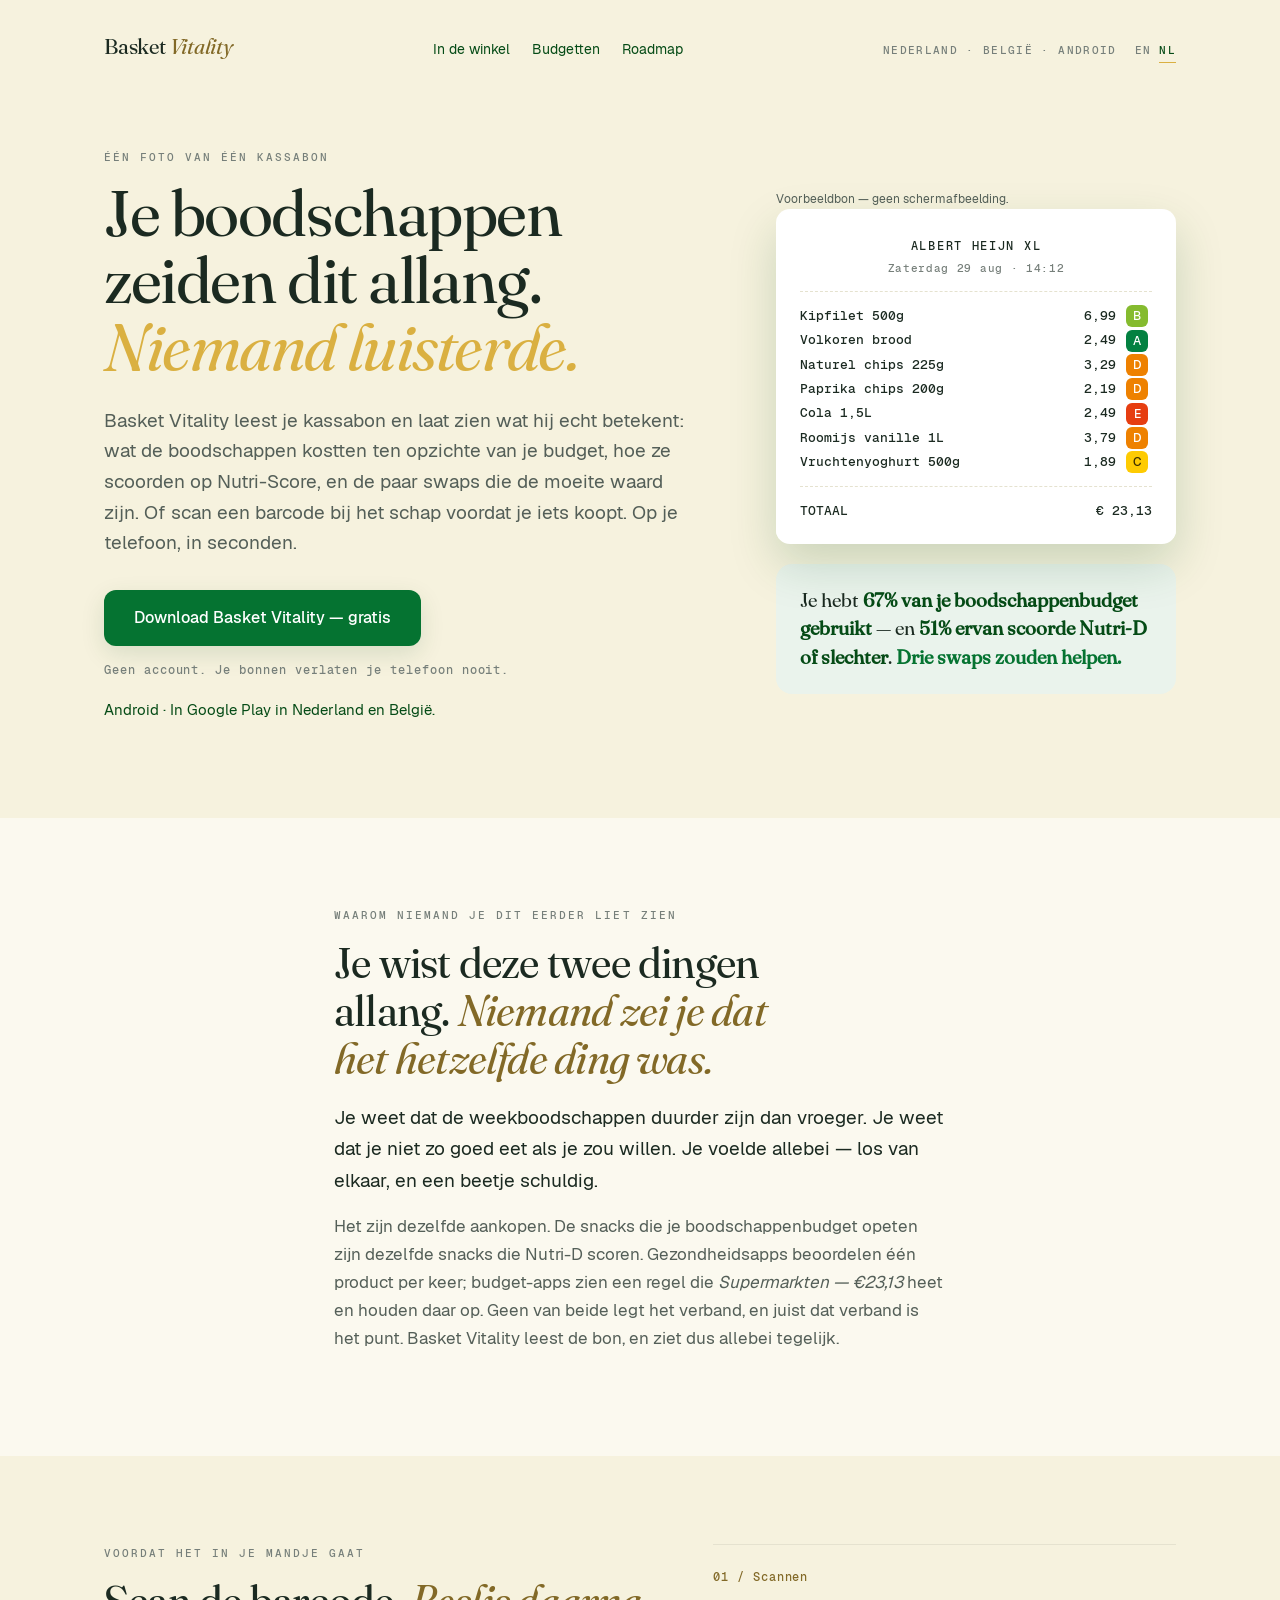
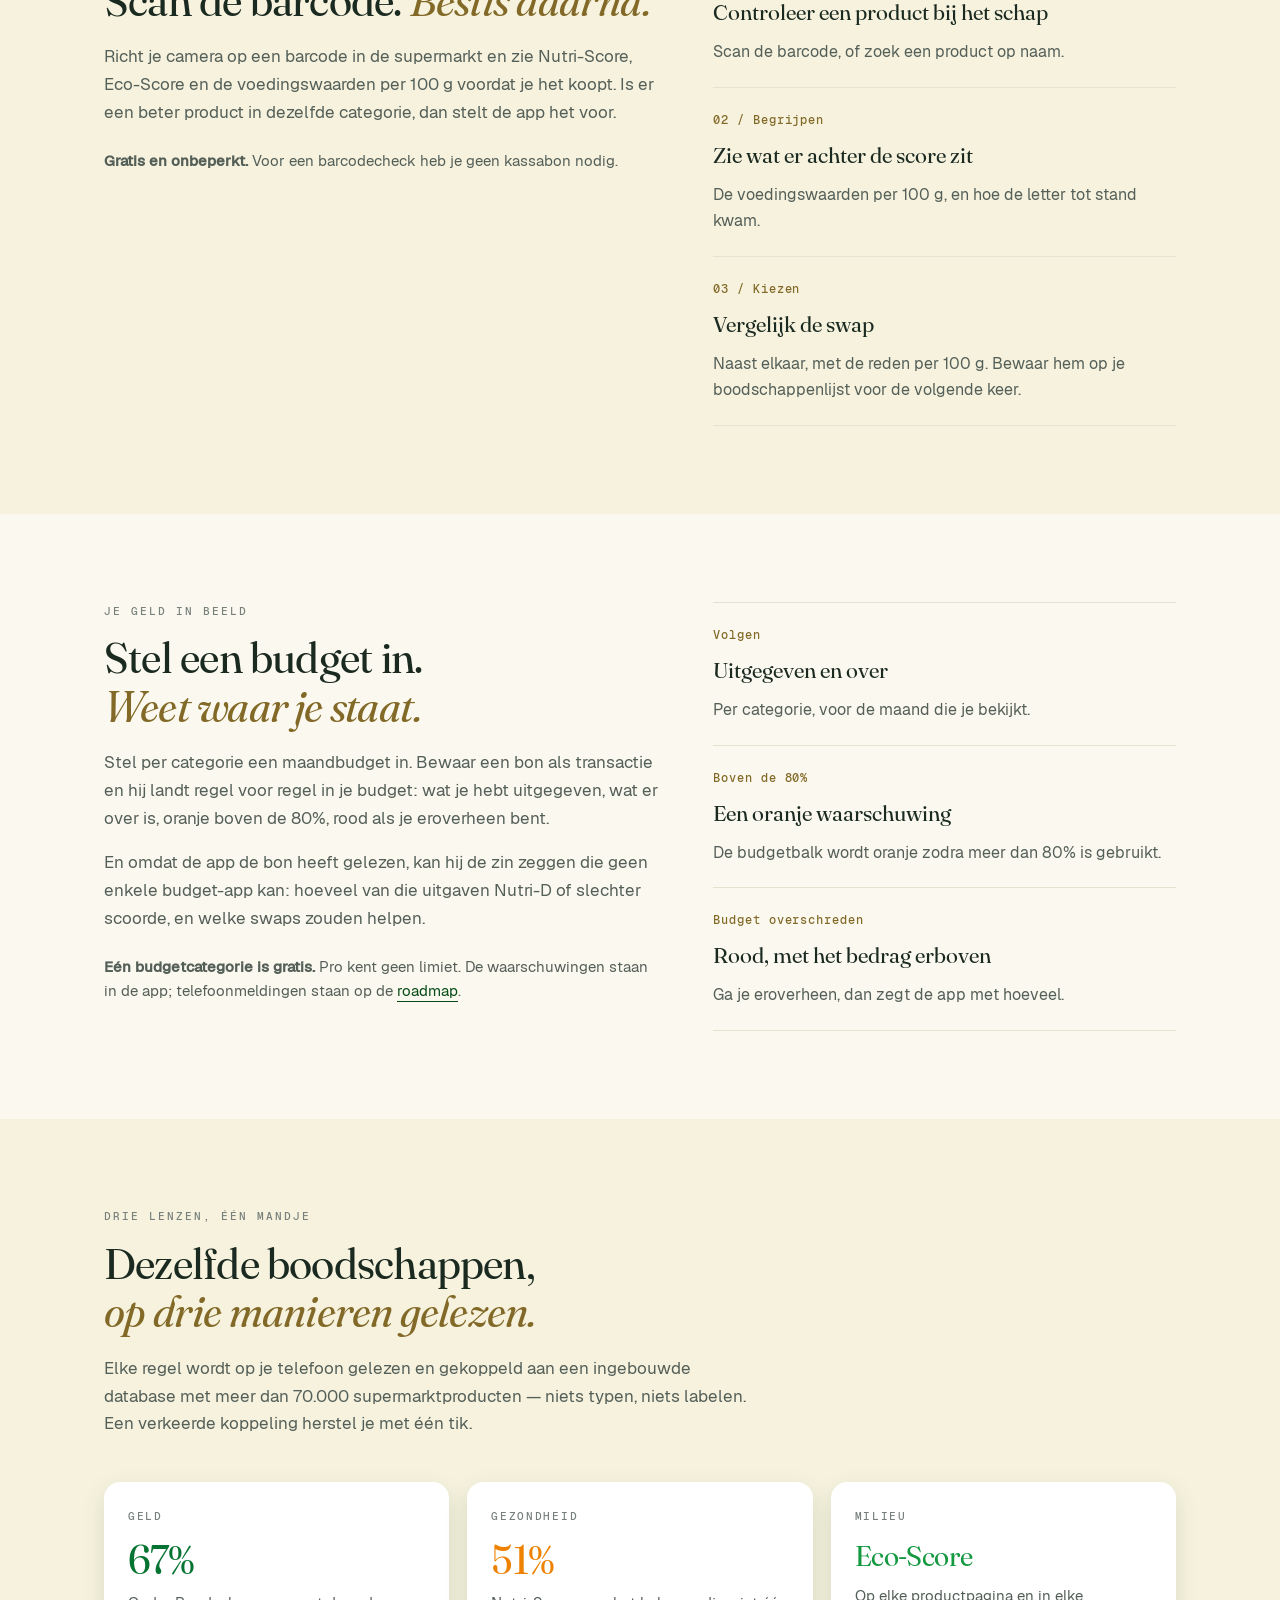
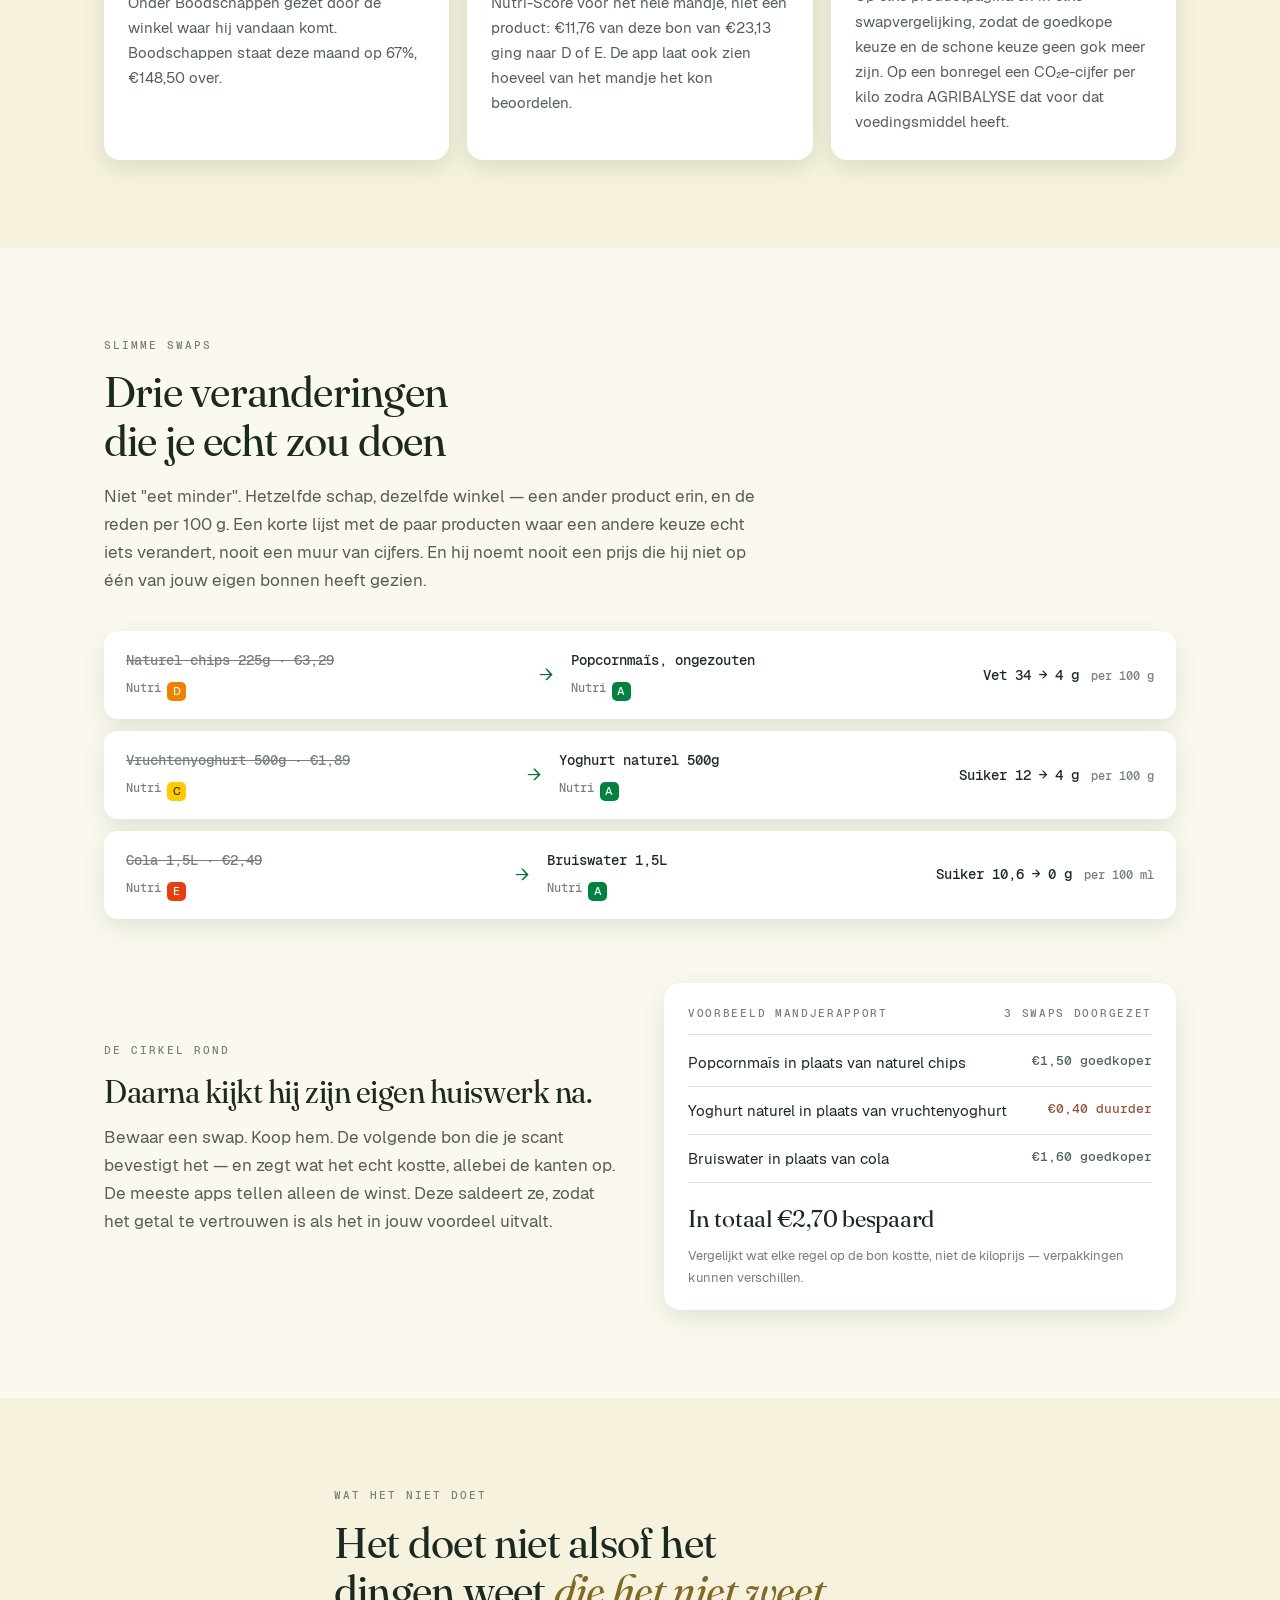
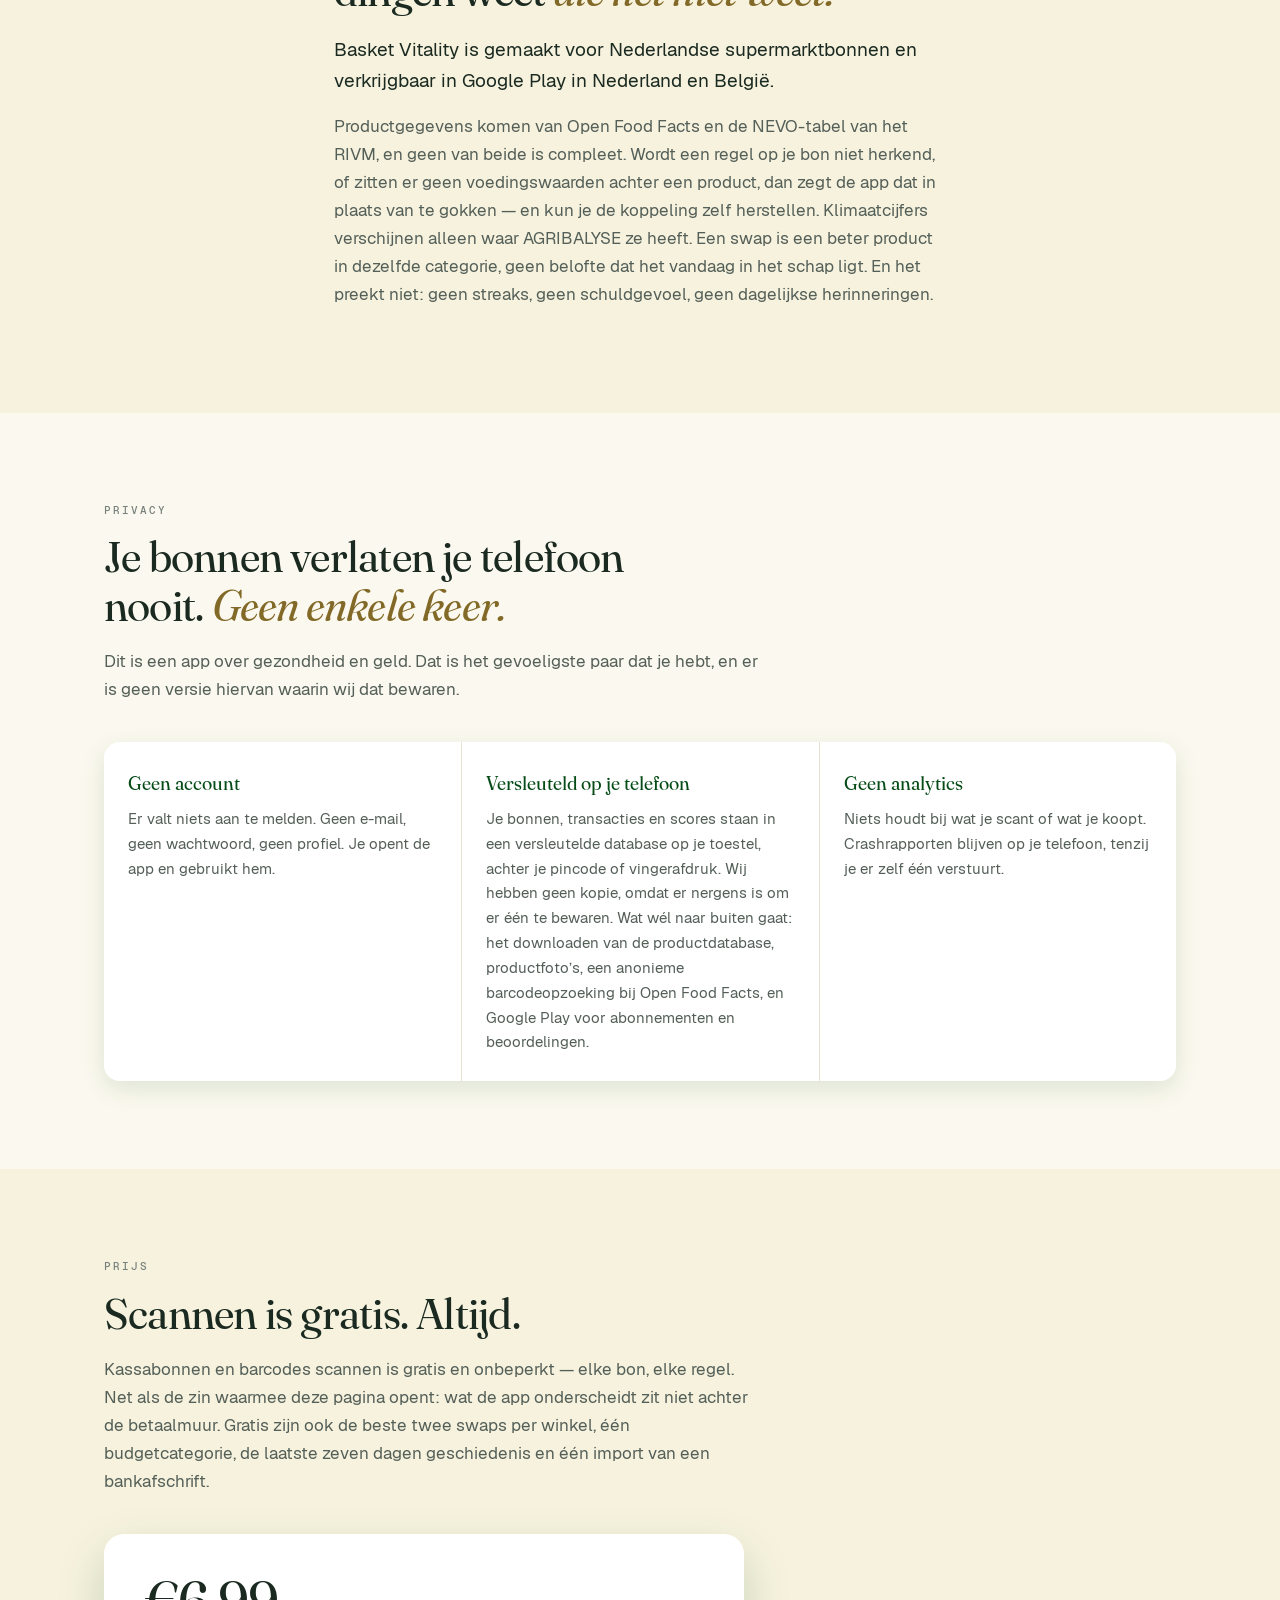
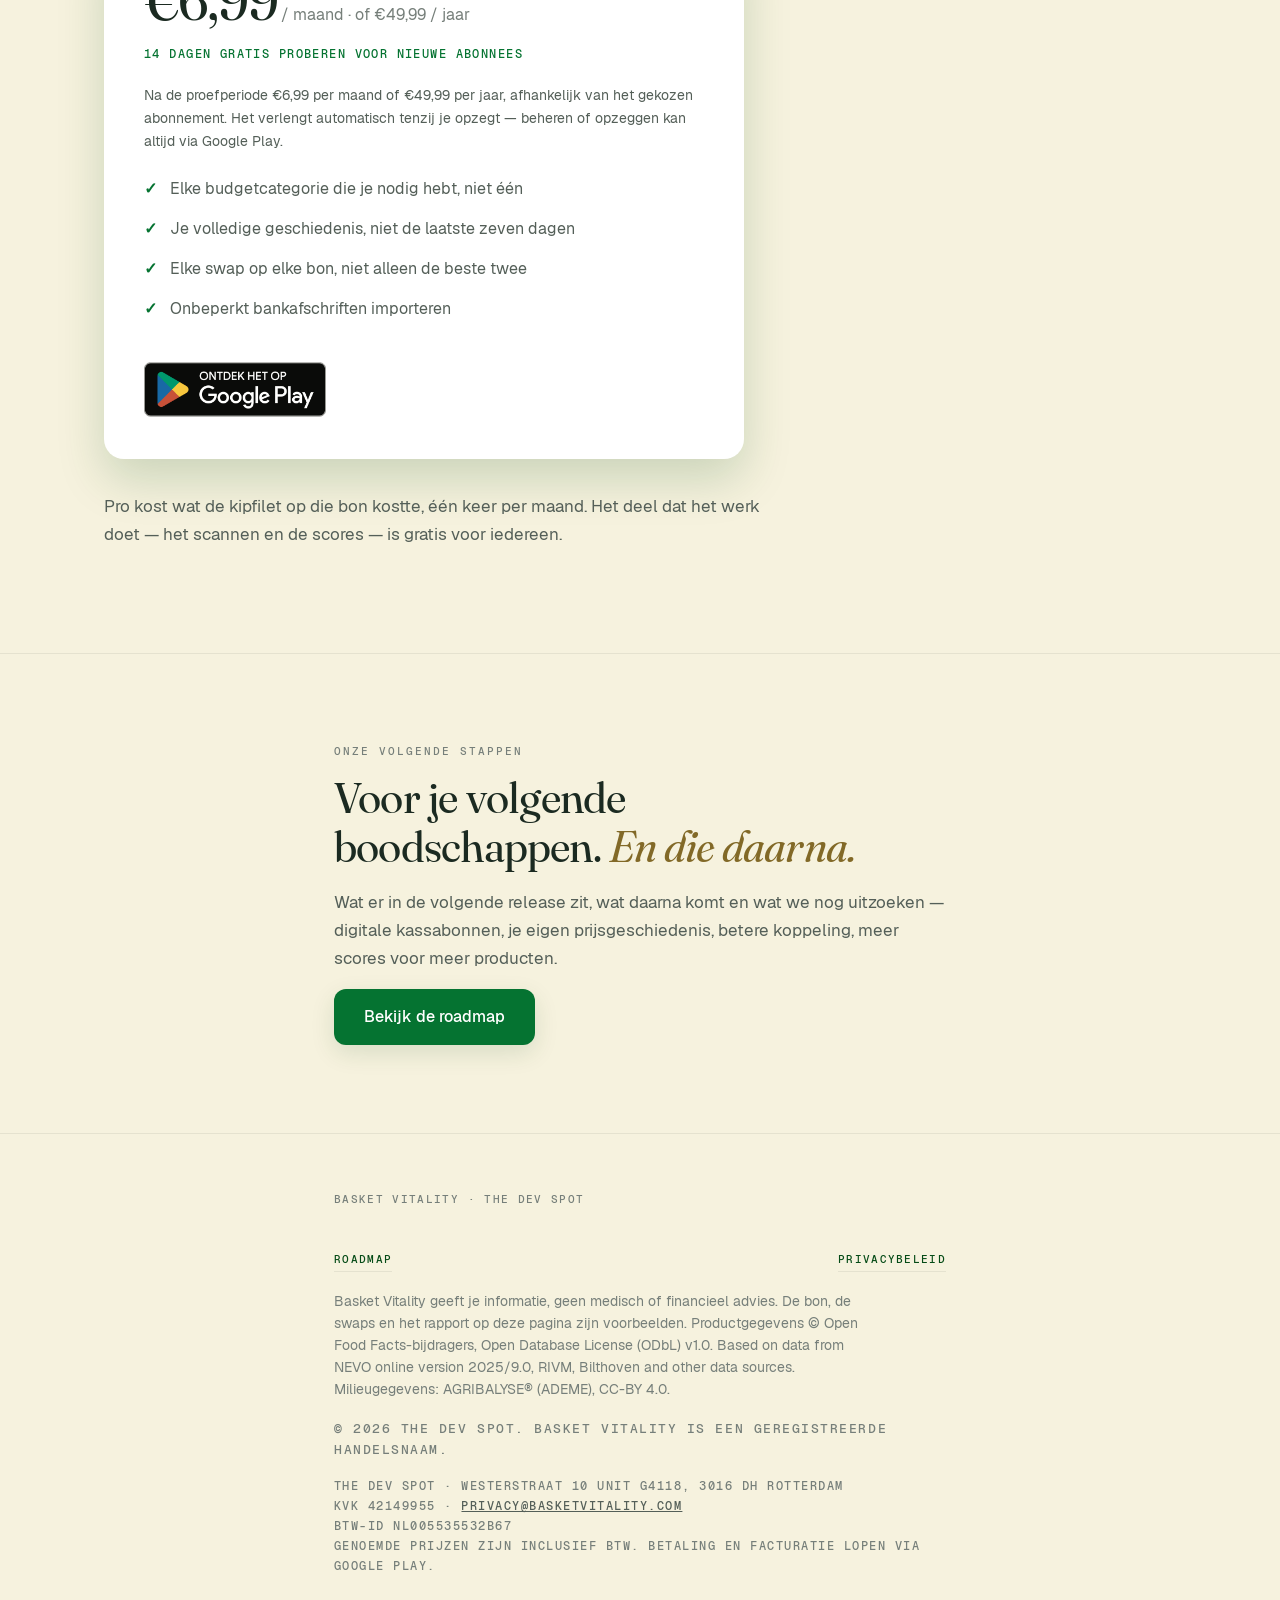
<file: nl/index.html>
<!doctype html>
<html lang="nl">
<head>
<meta charset="utf-8">
<meta name="viewport" content="width=device-width, initial-scale=1">

<title>Basket Vitality — je kassabon: wat het kostte, en wat het scoorde</title>
<meta name="description" content="Scan je kassabon: wat het kostte ten opzichte van je budget, hoe het scoorde op Nutri-Score, en de paar swaps die de moeite waard zijn. Geen account. Android · Nederland en België.">
<link rel="canonical" href="https://basketvitality.com/nl/">
<link rel="alternate" hreflang="en" href="https://basketvitality.com/">
<link rel="alternate" hreflang="nl" href="https://basketvitality.com/nl/">
<link rel="alternate" hreflang="x-default" href="https://basketvitality.com/">

<meta property="og:type" content="website">
<meta property="og:site_name" content="Basket Vitality">
<meta property="og:locale" content="nl_NL">
<meta property="og:url" content="https://basketvitality.com/nl/">
<meta property="og:title" content="Basket Vitality — je kassabon: wat het kostte, en wat het scoorde">
<meta property="og:description" content="Scan je kassabon: wat het kostte ten opzichte van je budget, hoe het scoorde op Nutri-Score, en de paar swaps die de moeite waard zijn. Geen account. Android · Nederland en België.">
<meta property="og:image" content="https://basketvitality.com/og-image.png">
<meta property="og:image:width" content="1024">
<meta property="og:image:height" content="500">
<meta property="og:image:alt" content="Basket Vitality — slimmere mandjes, gezondere keuzes">

<meta name="twitter:card" content="summary_large_image">
<meta name="twitter:title" content="Basket Vitality — je kassabon: wat het kostte, en wat het scoorde">
<meta name="twitter:description" content="Scan je kassabon: wat het kostte ten opzichte van je budget, hoe het scoorde op Nutri-Score, en de paar swaps die de moeite waard zijn. Geen account. Android · Nederland en België.">
<meta name="twitter:image" content="https://basketvitality.com/og-image.png">

<meta name="theme-color" content="#F6F2DE">
<link rel="icon" type="image/png" sizes="32x32" href="/favicon-32x32.png">
<link rel="icon" type="image/png" sizes="16x16" href="/favicon-16x16.png">
<link rel="apple-touch-icon" href="/apple-touch-icon.png">

<!-- Self-hosted, no font CDN. A page that claims "no analytics" must not hand
     every visitor's IP to a third party to render its own headline — and the
     site's CSP (font-src 'self') now enforces that rather than trusting it. -->
<style>
  @font-face { font-family:"Fraunces";   src:url("/fonts/fraunces_regular.ttf")   format("truetype"); font-weight:400; font-style:normal; font-display:swap; }
  @font-face { font-family:"Fraunces";   src:url("/fonts/fraunces_italic.ttf")    format("truetype"); font-weight:400; font-style:italic; font-display:swap; }
  @font-face { font-family:"Geist";      src:url("/fonts/geist_regular.ttf")      format("truetype"); font-weight:400; font-style:normal; font-display:swap; }
  @font-face { font-family:"Geist";      src:url("/fonts/geist_medium.ttf")       format("truetype"); font-weight:500; font-style:normal; font-display:swap; }
  @font-face { font-family:"Geist Mono"; src:url("/fonts/geist_mono_medium.ttf")  format("truetype"); font-weight:500; font-style:normal; font-display:swap; }
</style>

<script type="application/ld+json">
{
  "@context": "https://schema.org",
  "@type": "SoftwareApplication",
  "name": "Basket Vitality",
  "url": "https://basketvitality.com/nl/",
  "applicationCategory": "GezondheidApplication",
  "operatingSystem": "Android",
  "description": "Scan je kassabon: wat het kostte ten opzichte van je budget, hoe het scoorde op Nutri-Score, en de paar swaps die de moeite waard zijn. Geen account. Android · Nederland en België.",
  "author": {
    "@type": "Organization",
    "name": "The Dev Spot"
  },
  "publisher": {
    "@type": "Organization",
    "name": "The Dev Spot"
  },
  "inLanguage": [
    "en",
    "nl"
  ],
  "offers": [
    {
      "@type": "Offer",
      "name": "Free",
      "price": "0",
      "priceCurrency": "EUR"
    },
    {
      "@type": "Offer",
      "name": "Pro, monthly",
      "price": "6.99",
      "priceCurrency": "EUR"
    },
    {
      "@type": "Offer",
      "name": "Pro, yearly",
      "price": "49.99",
      "priceCurrency": "EUR"
    }
  ],
  "privacyPolicy": "https://basketvitality.com/privacy/"
}
</script>
</head>
<body>

<style>
  :root {
    /* identity-v4 */
    --emerald:#057331; --forest:#054B16; --fresh:#149941; --lime:#86C11C;
    --gold:#DAB041; --gold-deep:#826927;
    --ivory:#F6F2DE; --raised:#FBF9EF; --mist:#EAF3EC; --white:#FFFFFF;
    --ink:#1B2A21; --ink-subtle:#545F58; --ink-muted:#767F7A; --outline:#E5E2CF;
    --sage-text:#4F6552; --clay-text:#945039;  /* BvPalette.SageText / ClayText — AA on paper */

    /* Nutri-Score, official values — the one palette a Dutch shopper already reads */
    --ns-a:#038141; --ns-b:#85BB2F; --ns-c:#FECB02; --ns-d:#EE8100; --ns-e:#E63E11;

    --serif:"Fraunces", Georgia, "Times New Roman", serif;
    --sans:"Geist", -apple-system, BlinkMacSystemFont, "Segoe UI", Roboto, sans-serif;
    --mono:"Geist Mono", ui-monospace, "SFMono-Regular", Menlo, monospace;
    --shadow:0 8px 24px rgba(5,75,22,.12);
    --shadow-lift:0 20px 48px rgba(5,75,22,.18);
    color-scheme: light;
  }

  * { box-sizing:border-box; }
  html { -webkit-text-size-adjust:100%; scroll-behavior:smooth; }
  body {
    margin:0; background:var(--ivory); color:var(--ink);
    font-family:var(--sans); font-size:17px; line-height:1.65;
    -webkit-font-smoothing:antialiased; text-rendering:optimizeLegibility;
    overflow-x:hidden;
  }
  .wrap { max-width:1120px; margin:0 auto; padding:0 24px; }
  .narrow { max-width:660px; }

  .eyebrow {
    font-family:var(--mono); font-weight:500; font-size:0.7rem;
    letter-spacing:0.18em; text-transform:uppercase; color:var(--ink-muted);
    margin:0 0 14px;
  }

  /* ══ nav ══ */
  nav { display:flex; align-items:baseline; justify-content:space-between; padding:28px 0 0; }
  .wordmark { font-family:var(--serif); font-weight:400; font-size:1.35rem; letter-spacing:-0.01em; margin:0; }
  .wordmark em { font-style:italic; color:var(--gold-deep); }
  nav .nav-note { font-family:var(--mono); font-size:0.7rem; letter-spacing:0.12em; text-transform:uppercase; color:var(--ink-muted); }


  /* ══ language switcher (HOM-864) ══
     Plain anchors, no JavaScript. The site's CSP is `default-src 'none'`, so a
     scripted switcher would mean punching a hole in the exact header that makes
     the privacy claim enforceable. Separate URLs per locale are also what
     multilingual SEO actually requires — one URL swapped by JS gets indexed
     once, in one language. */
  nav .navright { display:flex; align-items:baseline; gap:18px; }
  .langswitch { display:flex; gap:8px; font-family:var(--mono); font-size:0.7rem; letter-spacing:0.12em; text-transform:uppercase; }
  .langswitch a { color:var(--ink-muted); text-decoration:none; padding-bottom:2px; border-bottom:1px solid transparent; }
  .langswitch a:hover { color:var(--forest); border-bottom-color:var(--outline); }
  .langswitch [aria-current="true"] { color:var(--forest); border-bottom-color:var(--gold); }
  @media (max-width:560px){ nav .nav-note { display:none; } }


  /* ══ Google Play badge ══
     Self-hosted on purpose. The CSP is img-src 'self', so hot-linking Google's
     copy would be blocked — and hosting it is what Google's own guidelines
     expect anyway. The artwork is unmodified and links to the listing, which
     went live 2026-09-11. */
  .badge-wrap { display:flex; flex-direction:column; align-items:flex-start; gap:10px; margin:4px 0 0; }
  .play-badge { display:block; width:182px; height:auto; }
  .play-link { display:inline-block; text-decoration:none; }

  /* ══ business identification (Art. 3:15d BW) ══
     Dutch law requires a provider of an information society service to make its
     name, geographic address, contact details, KVK number and VAT number
     easily, directly and permanently accessible. Permanently = on every page,
     which is why this sits in the shared footer rather than on an about page. */
  .legal { font-size:0.78rem; line-height:1.6; color:var(--ink-muted); margin:16px 0 0; }
  .legal a { color:var(--ink-subtle); }

  /* ══ footer links ══ */
  .footer-links { display:flex; gap:20px; margin:14px 0 18px; flex-wrap:wrap; }
  .footer-links a {
    font-family:var(--mono); font-size:0.68rem; letter-spacing:0.12em;
    text-transform:uppercase; color:var(--forest); text-decoration:none;
    border-bottom:1px solid var(--outline); padding-bottom:2px;
  }
  .footer-links a:hover { border-bottom-color:var(--gold); }
  .copyright { font-size:0.8rem; color:var(--ink-muted); margin:18px 0 0; }

  /* ══ hero ══ */
  .hero { display:grid; grid-template-columns:1fr 400px; gap:64px; align-items:center; padding:76px 0 96px; }
  @media (max-width:940px){ .hero { grid-template-columns:1fr; gap:48px; padding:56px 0 72px; } }

  h1 {
    font-family:var(--serif); font-weight:400;
    font-size:clamp(2.5rem, 5.6vw, 4.05rem); line-height:1.03;
    letter-spacing:-0.022em; margin:0 0 24px; text-wrap:balance;
  }
  h1 em { font-style:italic; color:var(--gold); }
  .hero-sub { font-size:1.16rem; color:var(--ink-subtle); max-width:46ch; margin:0 0 32px; }

  .cta-row { display:flex; flex-wrap:wrap; gap:14px; align-items:center; }
  .btn {
    display:inline-block; background:var(--emerald); color:var(--white);
    font-family:var(--sans); font-weight:500; font-size:1rem;
    padding:15px 30px; border-radius:12px; text-decoration:none;
    box-shadow:var(--shadow); transition:transform .18s ease, box-shadow .18s ease, background .18s ease;
  }
  .btn:hover { background:var(--forest); transform:translateY(-2px); box-shadow:var(--shadow-lift); }
  .btn:focus-visible { outline:3px solid var(--gold); outline-offset:3px; }
  .cta-note { font-family:var(--mono); font-size:0.74rem; letter-spacing:0.08em; color:var(--ink-muted); }

  /* ══ the receipt ══ */
  .receipt {
    background:var(--white); border-radius:14px; box-shadow:var(--shadow-lift);
    padding:26px 24px 20px; font-family:var(--mono); font-size:0.8rem;
    line-height:1.9; position:relative; overflow:hidden;
  }
  .receipt::after {
    content:""; position:absolute; left:0; right:0; bottom:0; height:14px;
    background:
      radial-gradient(circle at 7px 14px, transparent 7px, var(--white) 7px) 0 0/14px 14px repeat-x;
    transform:translateY(1px);
  }
  .r-head { text-align:center; padding-bottom:12px; border-bottom:1px dashed var(--outline); margin-bottom:12px; }
  .r-store { font-weight:500; letter-spacing:0.14em; text-transform:uppercase; font-size:0.76rem; }
  .r-meta  { color:var(--ink-muted); font-size:0.7rem; letter-spacing:0.06em; }

  .r-line {
    display:grid; grid-template-columns:1fr auto 26px; gap:10px; align-items:center;
    font-variant-numeric:tabular-nums;
  }
  .r-line .nm { white-space:nowrap; overflow:hidden; text-overflow:ellipsis; }
  .r-line .pr { color:var(--ink); }

  .ns {
    width:22px; height:22px; border-radius:6px; display:grid; place-items:center;
    font-family:var(--sans); font-weight:500; font-size:0.72rem; color:#fff;
    opacity:0; transform:scale(.6);
  }
  .ns.a{background:var(--ns-a)} .ns.b{background:var(--ns-b)}
  .ns.c{background:var(--ns-c); color:#3A2E00} .ns.d{background:var(--ns-d)} .ns.e{background:var(--ns-e)}

  .r-total {
    display:flex; justify-content:space-between; margin-top:12px; padding-top:12px;
    border-top:1px dashed var(--outline); font-weight:500; font-variant-numeric:tabular-nums;
  }

  /* scan sweep */
  .scanline {
    position:absolute; left:0; right:0; height:64px; top:-70px; pointer-events:none;
    background:linear-gradient(180deg, rgba(5,115,49,0) 0%, rgba(5,115,49,.14) 55%, rgba(5,115,49,0) 100%);
  }

  @keyframes sweep { from { top:-70px; } to { top:100%; } }
  @keyframes pop  { to { opacity:1; transform:scale(1); } }
  @keyframes rise { from { opacity:0; transform:translateY(14px);} to { opacity:1; transform:none;} }

  .scanline { animation:sweep 1.5s cubic-bezier(.4,0,.2,1) .3s 1 forwards; }
  .ns { animation:pop .38s cubic-bezier(.34,1.56,.64,1) forwards; }
  .ns.d1{animation-delay:.62s} .ns.d2{animation-delay:.74s} .ns.d3{animation-delay:.86s}
  .ns.d4{animation-delay:.98s} .ns.d5{animation-delay:1.10s} .ns.d6{animation-delay:1.22s}
  .ns.d7{animation-delay:1.34s} .ns.d8{animation-delay:1.46s}

  .verdict { animation:rise .6s cubic-bezier(.2,.7,.3,1) 1.75s backwards; }

  @media (prefers-reduced-motion:reduce){
    .scanline { display:none; }
    .ns { animation:none; opacity:1; transform:none; }
    .verdict { animation:none; }
  }

  /* ══ verdict card ══ */
  .verdict {
    background:var(--mist); border-radius:16px; padding:22px 24px; margin-top:20px;
  }
  .verdict .line { font-family:var(--serif); font-size:1.24rem; line-height:1.45; margin:0; }
  .verdict .line b { font-weight:600; color:var(--forest); }
  .verdict .line .money { color:var(--emerald); font-weight:600; }

  /* ══ sections ══ */
  section { padding:88px 0; }
  section.tint { background:var(--raised); }
  h2 {
    font-family:var(--serif); font-weight:400;
    font-size:clamp(1.9rem, 3.6vw, 2.7rem); line-height:1.12;
    letter-spacing:-0.018em; margin:0 0 18px; text-wrap:balance;
  }
  h2 em { font-style:italic; color:var(--gold-deep); }
  section p { font-size:1.06rem; color:var(--ink-subtle); margin:0 0 16px; max-width:62ch; }
  section p.lead { font-size:1.2rem; color:var(--ink); }

  /* ══ lenses ══ */
  .lenses { display:grid; grid-template-columns:repeat(auto-fit,minmax(232px,1fr)); gap:18px; margin-top:44px; }
  .lens {
    background:var(--white); border-radius:16px; box-shadow:var(--shadow); padding:26px 24px;
  }
  .lens .tag {
    font-family:var(--mono); font-weight:500; font-size:0.66rem; letter-spacing:0.16em;
    text-transform:uppercase; color:var(--ink-muted); display:block; margin-bottom:14px;
  }
  .lens .big {
    font-family:var(--serif); font-size:2.5rem; line-height:1; letter-spacing:-0.02em;
    display:block; margin-bottom:10px; font-variant-numeric:tabular-nums;
  }
  .lens.money .big { color:var(--emerald); }
  .lens.health .big { color:var(--ns-d); }
  .lens.eco   .big { color:var(--fresh); }
  .lens p { font-size:0.95rem; margin:0; color:var(--ink-subtle); }

  /* ══ swaps ══ */
  .swaps { display:flex; flex-direction:column; gap:12px; margin:36px 0 30px; }
  .swap {
    background:var(--white); border-radius:14px; box-shadow:var(--shadow);
    padding:18px 22px; display:grid; grid-template-columns:1fr auto 1fr auto;
    gap:18px; align-items:center;
  }
  @media (max-width:720px){ .swap { grid-template-columns:1fr; gap:8px; text-align:left; } .swap .arrow{ display:none; } }
  .swap .from .n, .swap .to .n { font-family:var(--mono); font-size:0.86rem; display:block; }
  .swap .from .n { color:var(--ink-muted); text-decoration:line-through; text-decoration-thickness:1px; }
  .swap .to   .n { color:var(--ink); font-weight:500; }
  .swap .sub { font-family:var(--mono); font-size:0.72rem; color:var(--ink-muted); }
  .swap .arrow { color:var(--emerald); font-size:1.1rem; }
  .swap .why {
    font-family:var(--mono); font-size:0.86rem; color:var(--ink);
    font-variant-numeric:tabular-nums; white-space:nowrap;
  }
  .swap .why span { color:var(--ink-muted); font-size:0.72rem; margin-left:4px; }
  .chip {
    display:inline-grid; place-items:center; width:19px; height:19px; border-radius:5px;
    font-family:var(--sans); font-weight:500; font-size:0.66rem; color:#fff; vertical-align:-3px; margin-left:6px;
  }
  .chip.a{background:var(--ns-a)} .chip.b{background:var(--ns-b)} .chip.c{background:var(--ns-c); color:#3A2E00} .chip.d{background:var(--ns-d)} .chip.e{background:var(--ns-e)}

  /* ══ the closed loop ══ */
  .loop { display:grid; grid-template-columns:1fr 1fr; gap:48px; align-items:center; margin-top:64px; }
  @media (max-width:860px){ .loop { grid-template-columns:1fr; gap:28px; } }
  .loop h3 {
    font-family:var(--serif); font-weight:400; font-size:clamp(1.5rem, 2.6vw, 1.95rem);
    line-height:1.15; letter-spacing:-0.015em; margin:0 0 14px; text-wrap:balance;
  }
  .report { background:var(--white); border-radius:16px; box-shadow:var(--shadow); padding:22px 24px; }
  .rp-head {
    display:flex; justify-content:space-between; gap:12px;
    font-family:var(--mono); font-size:0.66rem; letter-spacing:0.16em; text-transform:uppercase; color:var(--ink-muted);
    padding-bottom:12px; border-bottom:1px solid var(--outline); margin-bottom:4px;
  }
  .rp-row { display:flex; justify-content:space-between; gap:16px; padding:11px 0; border-bottom:1px solid var(--outline); font-size:0.95rem; }
  .rp-row .what { color:var(--ink); }
  .rp-row .delta { font-family:var(--mono); font-size:0.82rem; white-space:nowrap; font-variant-numeric:tabular-nums; }
  .delta.cheaper { color:var(--sage-text); }
  .delta.dearer  { color:var(--clay-text); }
  .rp-net { font-family:var(--serif); font-size:1.5rem; letter-spacing:-0.01em; color:var(--ink); padding:16px 0 6px; font-variant-numeric:tabular-nums; }
  section .rp-foot { font-size:0.82rem; color:var(--ink-muted); margin:0; }

  /* ══ privacy ══ */
  .promises { display:grid; grid-template-columns:repeat(auto-fit,minmax(240px,1fr)); gap:0; margin-top:38px; border-radius:16px; overflow:hidden; box-shadow:var(--shadow); }
  .promise { background:var(--white); padding:26px 24px; }
  .promise + .promise { border-left:1px solid var(--outline); }
  @media (max-width:760px){ .promise + .promise { border-left:none; border-top:1px solid var(--outline);} }
  .promise h3 { font-family:var(--serif); font-weight:400; font-size:1.18rem; margin:0 0 8px; color:var(--forest); }
  .promise p { font-size:0.94rem; margin:0; }

  /* ══ price ══ */
  .pricebox {
    background:var(--white); border-radius:20px; box-shadow:var(--shadow-lift);
    padding:40px 40px 34px; margin-top:38px; max-width:640px;
  }
  .pricebox .amt { font-family:var(--serif); font-size:3.4rem; line-height:1; letter-spacing:-0.025em; color:var(--ink); }
  .pricebox .amt span { font-family:var(--sans); font-size:1rem; color:var(--ink-muted); letter-spacing:0; }
  .pricebox .free { font-family:var(--mono); font-size:0.74rem; letter-spacing:0.12em; text-transform:uppercase; color:var(--emerald); margin:16px 0 20px; }
  .pricebox ul { list-style:none; margin:0 0 26px; padding:0; }
  .pricebox li { font-size:0.98rem; color:var(--ink-subtle); padding:7px 0 7px 26px; position:relative; }
  .pricebox li::before { content:"✓"; position:absolute; left:0; color:var(--emerald); font-weight:600; }

  footer { padding:56px 0 72px; border-top:1px solid var(--outline); }
  footer p { font-family:var(--mono); font-size:0.7rem; letter-spacing:0.12em; text-transform:uppercase; color:var(--ink-muted); margin:0 0 10px; }
  footer .fine { font-family:var(--sans); font-size:0.86rem; letter-spacing:0; text-transform:none; color:var(--ink-muted); max-width:60ch; line-height:1.6; }

  /* Current features and the public roadmap, September 2026. */
  .primary-nav { flex-wrap:wrap; gap:8px 22px; }
  .primary-nav .wordmark { color:var(--ink); text-decoration:none; }
  .site-links { display:flex; flex-wrap:wrap; gap:8px 22px; }
  .site-links a { display:inline-flex; align-items:center; min-height:44px; color:var(--forest); font-size:.9rem; text-decoration:none; }
  .site-links a:hover { text-decoration:underline; text-underline-offset:5px; }
  a:focus-visible { outline:3px solid var(--gold-deep); outline-offset:4px; }
  .availability { font-size:.92rem; color:var(--forest); margin:18px 0 0; }
  .text-link { color:var(--forest); text-underline-offset:5px; }
  .feature-split { display:grid; grid-template-columns:minmax(0,1.2fr) minmax(0,1fr); gap:54px; align-items:start; }
  .feature-steps { list-style:none; margin:0; padding:0; border-top:1px solid var(--outline); }
  .feature-steps li { padding:22px 0; border-bottom:1px solid var(--outline); }
  .feature-steps h3 { font-family:var(--serif); font-size:1.4rem; font-weight:400; margin:0 0 8px; }
  .feature-steps p { font-size:.98rem; margin:0; }
  .feature-steps .step-label { display:block; font-family:var(--mono); font-size:.72rem; letter-spacing:.08em; color:var(--gold-deep); margin-bottom:8px; }
  .feature-note { font-size:.92rem; margin-top:22px; }
  .example-caption { font-size:.78rem; line-height:1.5; color:var(--ink-subtle); margin:14px 0 0; }
  .lens.eco .big { font-size:1.75rem; line-height:1.2; }
  .roadmap-teaser { border-top:1px solid var(--outline); }
  section .trial-terms { font-size:.9rem; line-height:1.6; color:var(--ink-subtle); }
  @media (max-width:760px) {
    .feature-split { grid-template-columns:1fr; gap:30px; }
    .primary-nav .site-links { order:3; flex-basis:100%; justify-content:space-between; gap:8px; border-top:1px solid var(--outline); }
  }
  @media (max-width:420px) {
    .primary-nav { column-gap:12px; }
    .pricebox { padding:28px 24px; }
    .rp-head { flex-wrap:wrap; }
    .rp-row { flex-wrap:wrap; gap:6px; }
  }
</style>

<div class="wrap">
  <nav class="primary-nav" aria-label="Hoofdnavigatie">
    <a class="wordmark" href="/nl/">Basket <em>Vitality</em></a>
    <div class="site-links"><a href="#scan-in-store">In de winkel</a><a href="#budgeting">Budgetten</a><a href="/nl/roadmap/">Roadmap</a></div>
    <div class="navright">
      <span class="nav-note">Nederland · België · Android</span>
      <div class="langswitch">
        <a href="/" hreflang="en" lang="en">EN</a>
        <a href="/nl/" hreflang="nl" lang="nl" aria-current="true">NL</a>
      </div>
    </div>
  </nav>

  <div class="hero">
    <div>
      <p class="eyebrow">Één foto van één kassabon</p>
      <h1>Je boodschappen zeiden dit allang. <em>Niemand luisterde.</em></h1>
      <p class="hero-sub">Basket Vitality leest je kassabon en laat zien wat hij echt betekent: wat de boodschappen kostten ten opzichte van je budget, hoe ze scoorden op Nutri-Score, en de paar swaps die de moeite waard zijn. Of scan een barcode bij het schap voordat je iets koopt. Op je telefoon, in seconden.</p>
      <div class="cta-row">
        <a class="btn" href="https://play.google.com/store/apps/details?id=com.thedevspot.basketvitality">Download Basket Vitality — gratis</a>
        <span class="cta-note">Geen account. Je bonnen verlaten je telefoon nooit.</span>
      </div>
      <p class="availability">Android · In Google Play in Nederland en België.</p>
    </div>

    <div>
      <p class="example-caption">Voorbeeldbon — geen schermafbeelding.</p>
      <div class="receipt">
        <div class="scanline"></div>
        <div class="r-head">
          <div class="r-store">Albert Heijn XL</div>
          <div class="r-meta">Zaterdag 29 aug · 14:12</div>
        </div>

        <div class="r-line"><span class="nm">Kipfilet 500g</span><span class="pr">6,99</span><span class="ns b d1">B</span></div>
        <div class="r-line"><span class="nm">Volkoren brood</span><span class="pr">2,49</span><span class="ns a d2">A</span></div>
        <div class="r-line"><span class="nm">Naturel chips 225g</span><span class="pr">3,29</span><span class="ns d d3">D</span></div>
        <div class="r-line"><span class="nm">Paprika chips 200g</span><span class="pr">2,19</span><span class="ns d d4">D</span></div>
        <div class="r-line"><span class="nm">Cola 1,5L</span><span class="pr">2,49</span><span class="ns e d5">E</span></div>
        <div class="r-line"><span class="nm">Roomijs vanille 1L</span><span class="pr">3,79</span><span class="ns d d6">D</span></div>
        <div class="r-line"><span class="nm">Vruchtenyoghurt 500g</span><span class="pr">1,89</span><span class="ns c d7">C</span></div>

        <div class="r-total"><span>TOTAAL</span><span>€ 23,13</span></div>
      </div>

      <div class="verdict">
        <p class="line">Je hebt <b>67% van je boodschappenbudget gebruikt</b> — en <b>51% ervan scoorde Nutri-D of slechter</b>. <span class="money">Drie swaps zouden helpen.</span></p>
      </div>
    </div>
  </div>
</div>

<section class="tint">
  <div class="wrap narrow">
    <p class="eyebrow">Waarom niemand je dit eerder liet zien</p>
    <h2>Je wist deze twee dingen allang. <em>Niemand zei je dat het hetzelfde ding was.</em></h2>
    <p class="lead">Je weet dat de weekboodschappen duurder zijn dan vroeger. Je weet dat je niet zo goed eet als je zou willen. Je voelde allebei — los van elkaar, en een beetje schuldig.</p>
    <p>Het zijn dezelfde aankopen. De snacks die je boodschappenbudget opeten zijn dezelfde snacks die Nutri-D scoren. Gezondheidsapps beoordelen één product per keer; budget-apps zien een regel die <em>Supermarkten — €23,13</em> heet en houden daar op. Geen van beide legt het verband, en juist dat verband is het punt. Basket Vitality leest de bon, en ziet dus allebei tegelijk.</p>
  </div>
</section>

<section id="scan-in-store">
  <div class="wrap feature-split">
    <div><p class="eyebrow">Voordat het in je mandje gaat</p>
      <h2>Scan de barcode. <em>Beslis daarna.</em></h2>
      <p>Richt je camera op een barcode in de supermarkt en zie Nutri-Score, Eco-Score en de voedingswaarden per 100 g voordat je het koopt. Is er een beter product in dezelfde categorie, dan stelt de app het voor.</p>
      <p class="feature-note"><strong>Gratis en onbeperkt.</strong> Voor een barcodecheck heb je geen kassabon nodig.</p>
    </div>
    <ol class="feature-steps">
      <li><span class="step-label">01 / Scannen</span><h3>Controleer een product bij het schap</h3><p>Scan de barcode, of zoek een product op naam.</p></li>
      <li><span class="step-label">02 / Begrijpen</span><h3>Zie wat er achter de score zit</h3><p>De voedingswaarden per 100 g, en hoe de letter tot stand kwam.</p></li>
      <li><span class="step-label">03 / Kiezen</span><h3>Vergelijk de swap</h3><p>Naast elkaar, met de reden per 100 g. Bewaar hem op je boodschappenlijst voor de volgende keer.</p></li>
    </ol>
  </div>
</section>

<section class="tint" id="budgeting">
  <div class="wrap feature-split">
    <div><p class="eyebrow">Je geld in beeld</p>
      <h2>Stel een budget in. <em>Weet waar je staat.</em></h2>
      <p>Stel per categorie een maandbudget in. Bewaar een bon als transactie en hij landt regel voor regel in je budget: wat je hebt uitgegeven, wat er over is, oranje boven de 80%, rood als je eroverheen bent.</p>
      <p>En omdat de app de bon heeft gelezen, kan hij de zin zeggen die geen enkele budget-app kan: hoeveel van die uitgaven Nutri-D of slechter scoorde, en welke swaps zouden helpen.</p>
      <p class="feature-note"><strong>Eén budgetcategorie is gratis.</strong> Pro kent geen limiet. De waarschuwingen staan in de app; telefoonmeldingen staan op de <a class="text-link" href="/nl/roadmap/#insights">roadmap</a>.</p>
    </div>
    <ol class="feature-steps">
      <li><span class="step-label">Volgen</span><h3>Uitgegeven en over</h3><p>Per categorie, voor de maand die je bekijkt.</p></li>
      <li><span class="step-label">Boven de 80%</span><h3>Een oranje waarschuwing</h3><p>De budgetbalk wordt oranje zodra meer dan 80% is gebruikt.</p></li>
      <li><span class="step-label">Budget overschreden</span><h3>Rood, met het bedrag erboven</h3><p>Ga je eroverheen, dan zegt de app met hoeveel.</p></li>
    </ol>
  </div>
</section>

<section>
  <div class="wrap">
    <div class="narrow">
      <p class="eyebrow">Drie lenzen, één mandje</p>
      <h2>Dezelfde boodschappen, <em>op drie manieren gelezen.</em></h2>
      <p>Elke regel wordt op je telefoon gelezen en gekoppeld aan een ingebouwde database met meer dan 70.000 supermarktproducten — niets typen, niets labelen. Een verkeerde koppeling herstel je met één tik.</p>
    </div>

    <div class="lenses">
      <div class="lens money">
        <span class="tag">Geld</span>
        <span class="big">67%</span>
        <p>Onder Boodschappen gezet door de winkel waar hij vandaan komt. Boodschappen staat deze maand op 67%, €148,50 over.</p>
      </div>
      <div class="lens health">
        <span class="tag">Gezondheid</span>
        <span class="big">51%</span>
        <p>Nutri-Score voor het hele mandje, niet één product: €11,76 van deze bon van €23,13 ging naar D of E. De app laat ook zien hoeveel van het mandje het kon beoordelen.</p>
      </div>
      <div class="lens eco">
        <span class="tag">Milieu</span>
        <span class="big">Eco-Score</span>
        <p>Op elke productpagina en in elke swapvergelijking, zodat de goedkope keuze en de schone keuze geen gok meer zijn. Op een bonregel een CO₂e-cijfer per kilo zodra AGRIBALYSE dat voor dat voedingsmiddel heeft.</p>
      </div>
    </div>
  </div>
</section>

<section class="tint">
  <div class="wrap">
    <div class="narrow">
      <p class="eyebrow">Slimme swaps</p>
      <h2>Drie veranderingen die je echt zou doen</h2>
      <p>Niet "eet minder". Hetzelfde schap, dezelfde winkel — een ander product erin, en de reden per 100 g. Een korte lijst met de paar producten waar een andere keuze echt iets verandert, nooit een muur van cijfers. En hij noemt nooit een prijs die hij niet op één van jouw eigen bonnen heeft gezien.</p>
    </div>

    <div class="swaps">
      <div class="swap">
        <div class="from"><span class="n">Naturel chips 225g · €3,29</span><span class="sub">Nutri<span class="chip d">D</span></span></div>
        <div class="arrow">→</div>
        <div class="to"><span class="n">Popcornmaïs, ongezouten</span><span class="sub">Nutri<span class="chip a">A</span></span></div>
        <div class="why">Vet 34 → 4 g <span>per 100 g</span></div>
      </div>
      <div class="swap">
        <div class="from"><span class="n">Vruchtenyoghurt 500g · €1,89</span><span class="sub">Nutri<span class="chip c">C</span></span></div>
        <div class="arrow">→</div>
        <div class="to"><span class="n">Yoghurt naturel 500g</span><span class="sub">Nutri<span class="chip a">A</span></span></div>
        <div class="why">Suiker 12 → 4 g <span>per 100 g</span></div>
      </div>
      <div class="swap">
        <div class="from"><span class="n">Cola 1,5L · €2,49</span><span class="sub">Nutri<span class="chip e">E</span></span></div>
        <div class="arrow">→</div>
        <div class="to"><span class="n">Bruiswater 1,5L</span><span class="sub">Nutri<span class="chip a">A</span></span></div>
        <div class="why">Suiker 10,6 → 0 g <span>per 100 ml</span></div>
      </div>
    </div>

    <div class="loop">
      <div class="loop-copy">
        <p class="eyebrow">De cirkel rond</p>
        <h3>Daarna kijkt hij zijn eigen huiswerk na.</h3>
        <p>Bewaar een swap. Koop hem. De volgende bon die je scant bevestigt het — en zegt wat het echt kostte, allebei de kanten op. De meeste apps tellen alleen de winst. Deze saldeert ze, zodat het getal te vertrouwen is als het in jouw voordeel uitvalt.</p>
      </div>
      <div class="report" aria-label="Voorbeeld mandjerapport">
        <div class="rp-head"><span>Voorbeeld mandjerapport</span><span>3 swaps doorgezet</span></div>
        <div class="rp-row"><span class="what">Popcornmaïs in plaats van naturel chips</span><span class="delta cheaper">€1,50 goedkoper</span></div>
        <div class="rp-row"><span class="what">Yoghurt naturel in plaats van vruchtenyoghurt</span><span class="delta dearer">€0,40 duurder</span></div>
        <div class="rp-row"><span class="what">Bruiswater in plaats van cola</span><span class="delta cheaper">€1,60 goedkoper</span></div>
        <div class="rp-net">In totaal €2,70 bespaard</div>
        <p class="rp-foot">Vergelijkt wat elke regel op de bon kostte, niet de kiloprijs — verpakkingen kunnen verschillen.</p>
      </div>
    </div>
  </div>
</section>

<section id="scope">
  <div class="wrap narrow">
    <p class="eyebrow">Wat het niet doet</p>
    <h2>Het doet niet alsof het dingen weet <em>die het niet weet.</em></h2>
    <p class="lead">Basket Vitality is gemaakt voor Nederlandse supermarktbonnen en verkrijgbaar in Google Play in Nederland en België.</p>
    <p>Productgegevens komen van Open Food Facts en de NEVO-tabel van het RIVM, en geen van beide is compleet. Wordt een regel op je bon niet herkend, of zitten er geen voedingswaarden achter een product, dan zegt de app dat in plaats van te gokken — en kun je de koppeling zelf herstellen. Klimaatcijfers verschijnen alleen waar AGRIBALYSE ze heeft. Een swap is een beter product in dezelfde categorie, geen belofte dat het vandaag in het schap ligt. En het preekt niet: geen streaks, geen schuldgevoel, geen dagelijkse herinneringen.</p>
  </div>
</section>

<section class="tint">
  <div class="wrap">
    <div class="narrow">
      <p class="eyebrow">Privacy</p>
      <h2>Je bonnen verlaten je telefoon nooit. <em>Geen enkele keer.</em></h2>
      <p>Dit is een app over gezondheid en geld. Dat is het gevoeligste paar dat je hebt, en er is geen versie hiervan waarin wij dat bewaren.</p>
    </div>
    <div class="promises">
      <div class="promise">
        <h3>Geen account</h3>
        <p>Er valt niets aan te melden. Geen e-mail, geen wachtwoord, geen profiel. Je opent de app en gebruikt hem.</p>
      </div>
      <div class="promise">
        <h3>Versleuteld op je telefoon</h3>
        <p>Je bonnen, transacties en scores staan in een versleutelde database op je toestel, achter je pincode of vingerafdruk. Wij hebben geen kopie, omdat er nergens is om er één te bewaren. Wat wél naar buiten gaat: het downloaden van de productdatabase, productfoto’s, een anonieme barcodeopzoeking bij Open Food Facts, en Google Play voor abonnementen en beoordelingen.</p>
      </div>
      <div class="promise">
        <h3>Geen analytics</h3>
        <p>Niets houdt bij wat je scant of wat je koopt. Crashrapporten blijven op je telefoon, tenzij je er zelf één verstuurt.</p>
      </div>
    </div>
  </div>
</section>

<section id="price">
  <div class="wrap">
    <div class="narrow">
      <p class="eyebrow">Prijs</p>
      <h2>Scannen is gratis. Altijd.</h2>
      <p>Kassabonnen en barcodes scannen is gratis en onbeperkt — elke bon, elke regel. Net als de zin waarmee deze pagina opent: wat de app onderscheidt zit niet achter de betaalmuur. Gratis zijn ook de beste twee swaps per winkel, één budgetcategorie, de laatste zeven dagen geschiedenis en één import van een bankafschrift.</p>
    </div>

    <div class="pricebox">
      <div class="amt">€6,99<span> / maand · of €49,99 / jaar</span></div>
      <p class="free">14 dagen gratis proberen voor nieuwe abonnees</p>
      <p class="trial-terms">Na de proefperiode €6,99 per maand of €49,99 per jaar, afhankelijk van het gekozen abonnement. Het verlengt automatisch tenzij je opzegt — beheren of opzeggen kan altijd via Google Play.</p>
      <ul>
        <li>Elke budgetcategorie die je nodig hebt, niet één</li>
        <li>Je volledige geschiedenis, niet de laatste zeven dagen</li>
        <li>Elke swap op elke bon, niet alleen de beste twee</li>
        <li>Onbeperkt bankafschriften importeren</li>
      </ul>
      <div class="badge-wrap">
        <a class="play-link" href="https://play.google.com/store/apps/details?id=com.thedevspot.basketvitality">
          <img class="play-badge" src="/play-badge-nl.png" alt="Ontdek het op Google Play" width="182" height="70">
        </a>
      </div>
    </div>

    <div class="narrow" style="margin-top:34px">
      <p>Pro kost wat de kipfilet op die bon kostte, één keer per maand. Het deel dat het werk doet — het scannen en de scores — is gratis voor iedereen.</p>
    </div>
  </div>
</section>

<section class="roadmap-teaser"><div class="wrap narrow">
    <p class="eyebrow">Onze volgende stappen</p><h2>Voor je volgende boodschappen. <em>En die daarna.</em></h2>
    <p>Wat er in de volgende release zit, wat daarna komt en wat we nog uitzoeken — digitale kassabonnen, je eigen prijsgeschiedenis, betere koppeling, meer scores voor meer producten.</p>
    <a class="btn" href="/nl/roadmap/">Bekijk de roadmap</a>
  </div></section>

<footer>
  <div class="wrap narrow">
    <p>Basket Vitality · The Dev Spot</p>
    <nav class="footer-links" aria-label="Footer">
      <a href="/nl/roadmap/">Roadmap</a>
      <a href="/privacy/">Privacybeleid</a>
    </nav>
    <p class="fine">Basket Vitality geeft je informatie, geen medisch of financieel advies. De bon, de swaps en het rapport op deze pagina zijn voorbeelden. Productgegevens © Open Food Facts-bijdragers, Open Database License (ODbL) v1.0. Based on data from NEVO online version 2025/9.0, RIVM, Bilthoven and other data sources. Milieugegevens: AGRIBALYSE® (ADEME), CC-BY 4.0.</p>
    <p class="copyright">© 2026 The Dev Spot. Basket Vitality is een geregistreerde handelsnaam.</p>
    <p class="legal">
      The Dev Spot · Westerstraat 10 UNIT G4118, 3016 DH Rotterdam
      <br>
      KvK 42149955 · <a href="mailto:privacy@basketvitality.com">privacy@basketvitality.com</a><br>
      <!-- ⚠️ btw-identificatienummer, niet het omzetbelastingnummer — zie de
           Engelse pagina voor waarom dat verschil ertoe doet. -->
      Btw-id NL005535532B67<br>
      Genoemde prijzen zijn inclusief btw. Betaling en facturatie lopen via Google Play.
    </p>
  </div>
</footer>

</body>
</html>
</file>
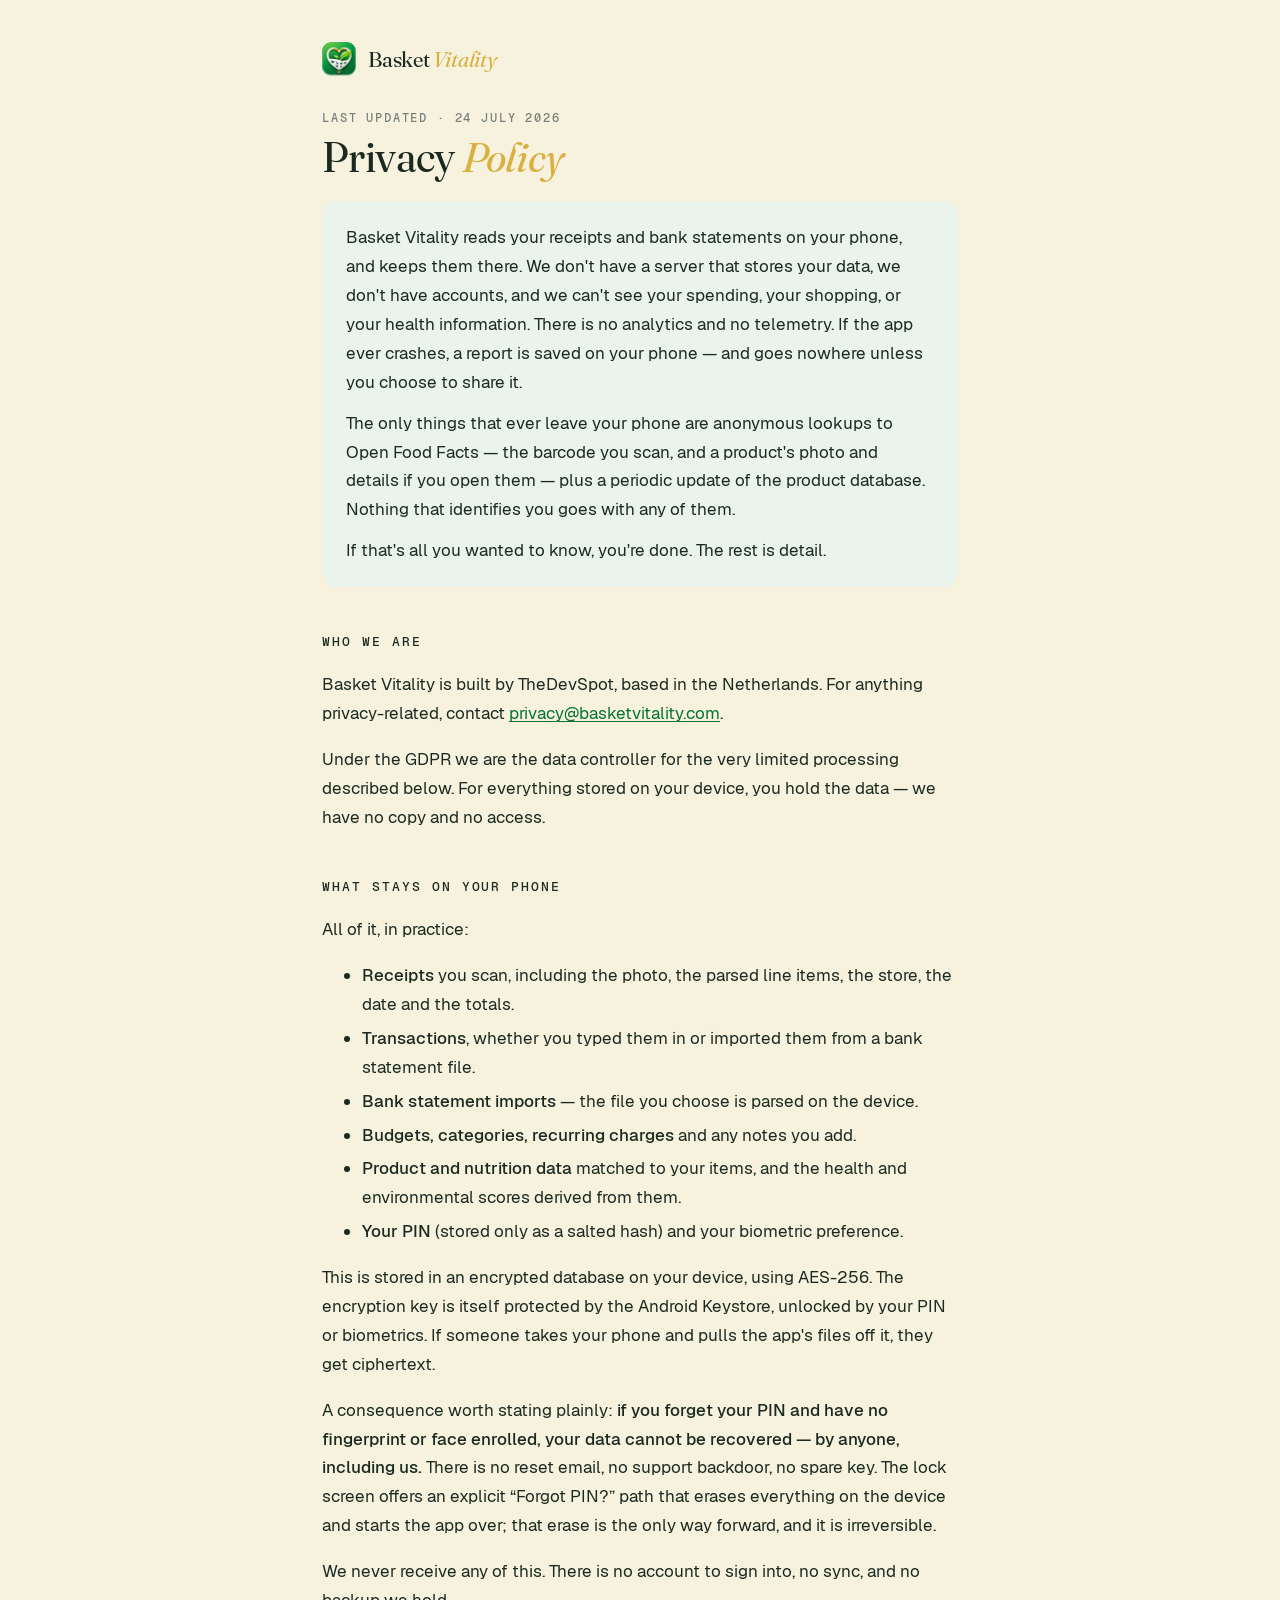
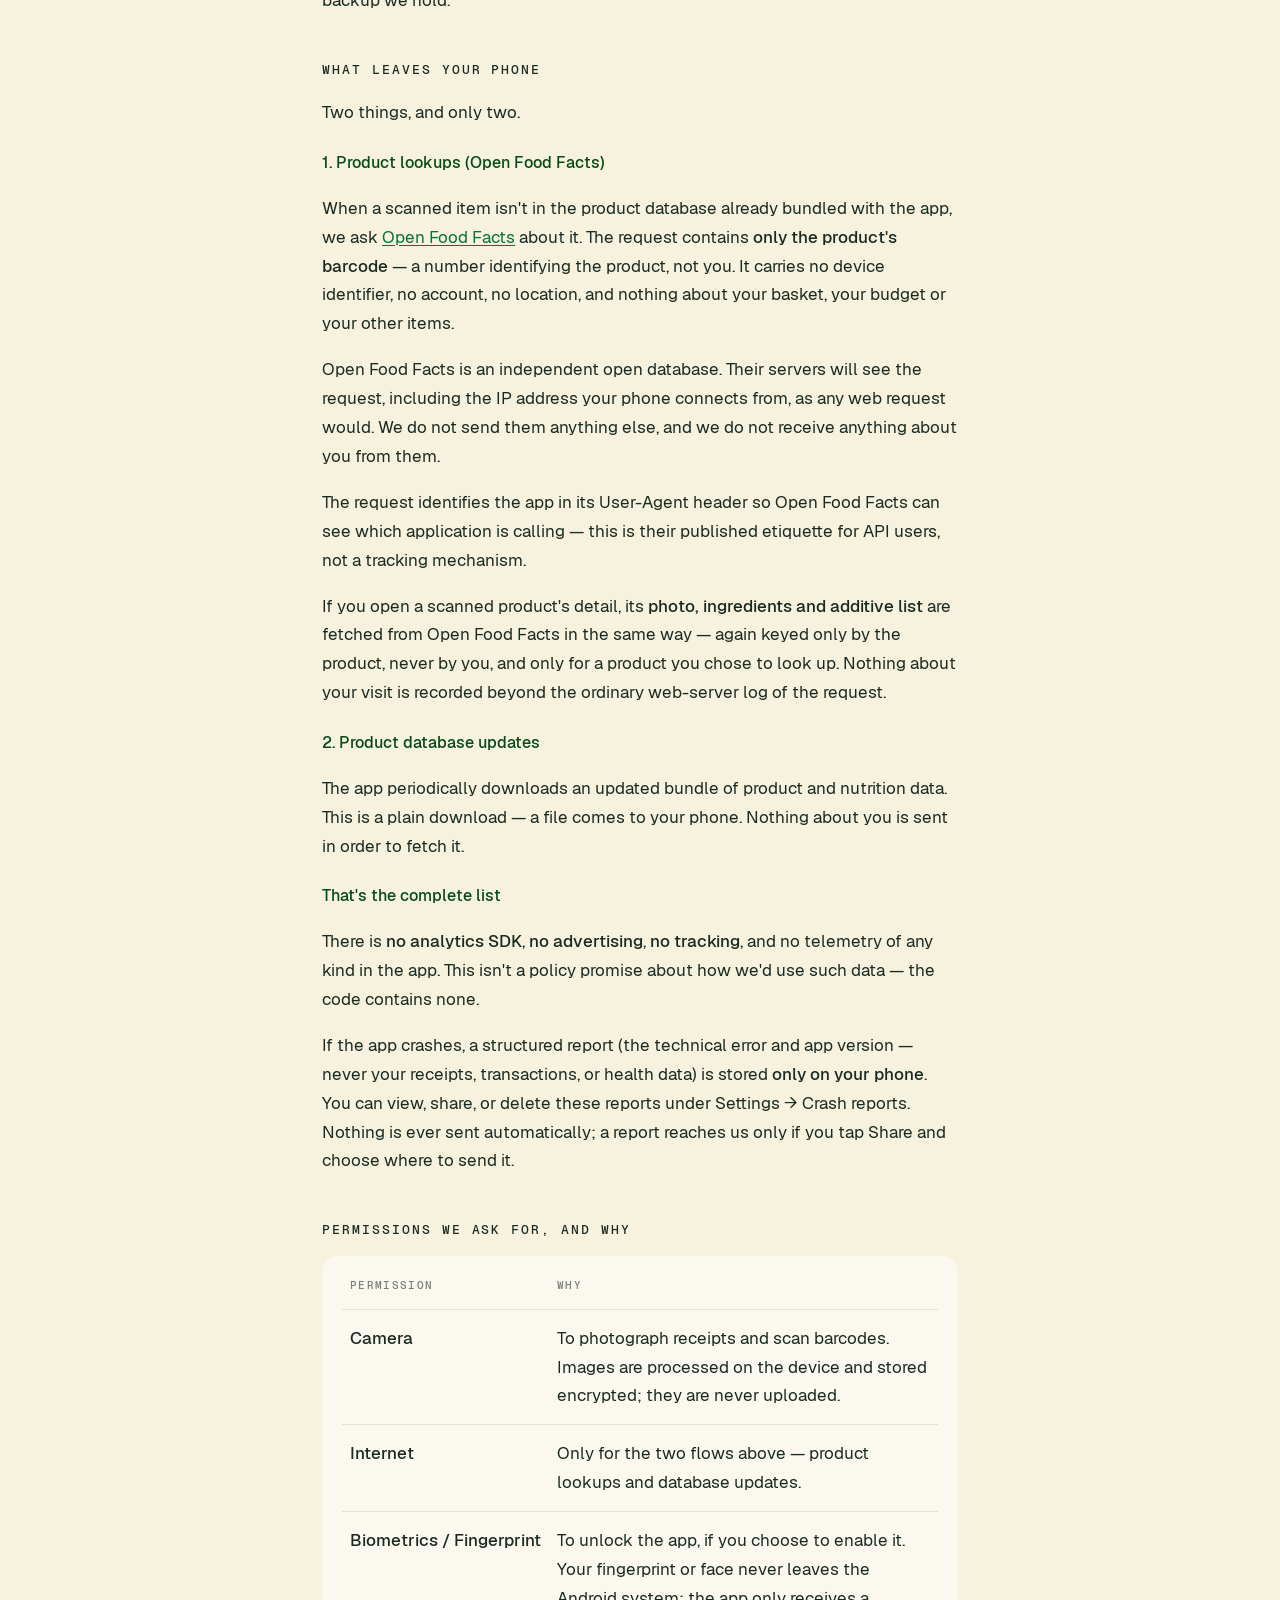
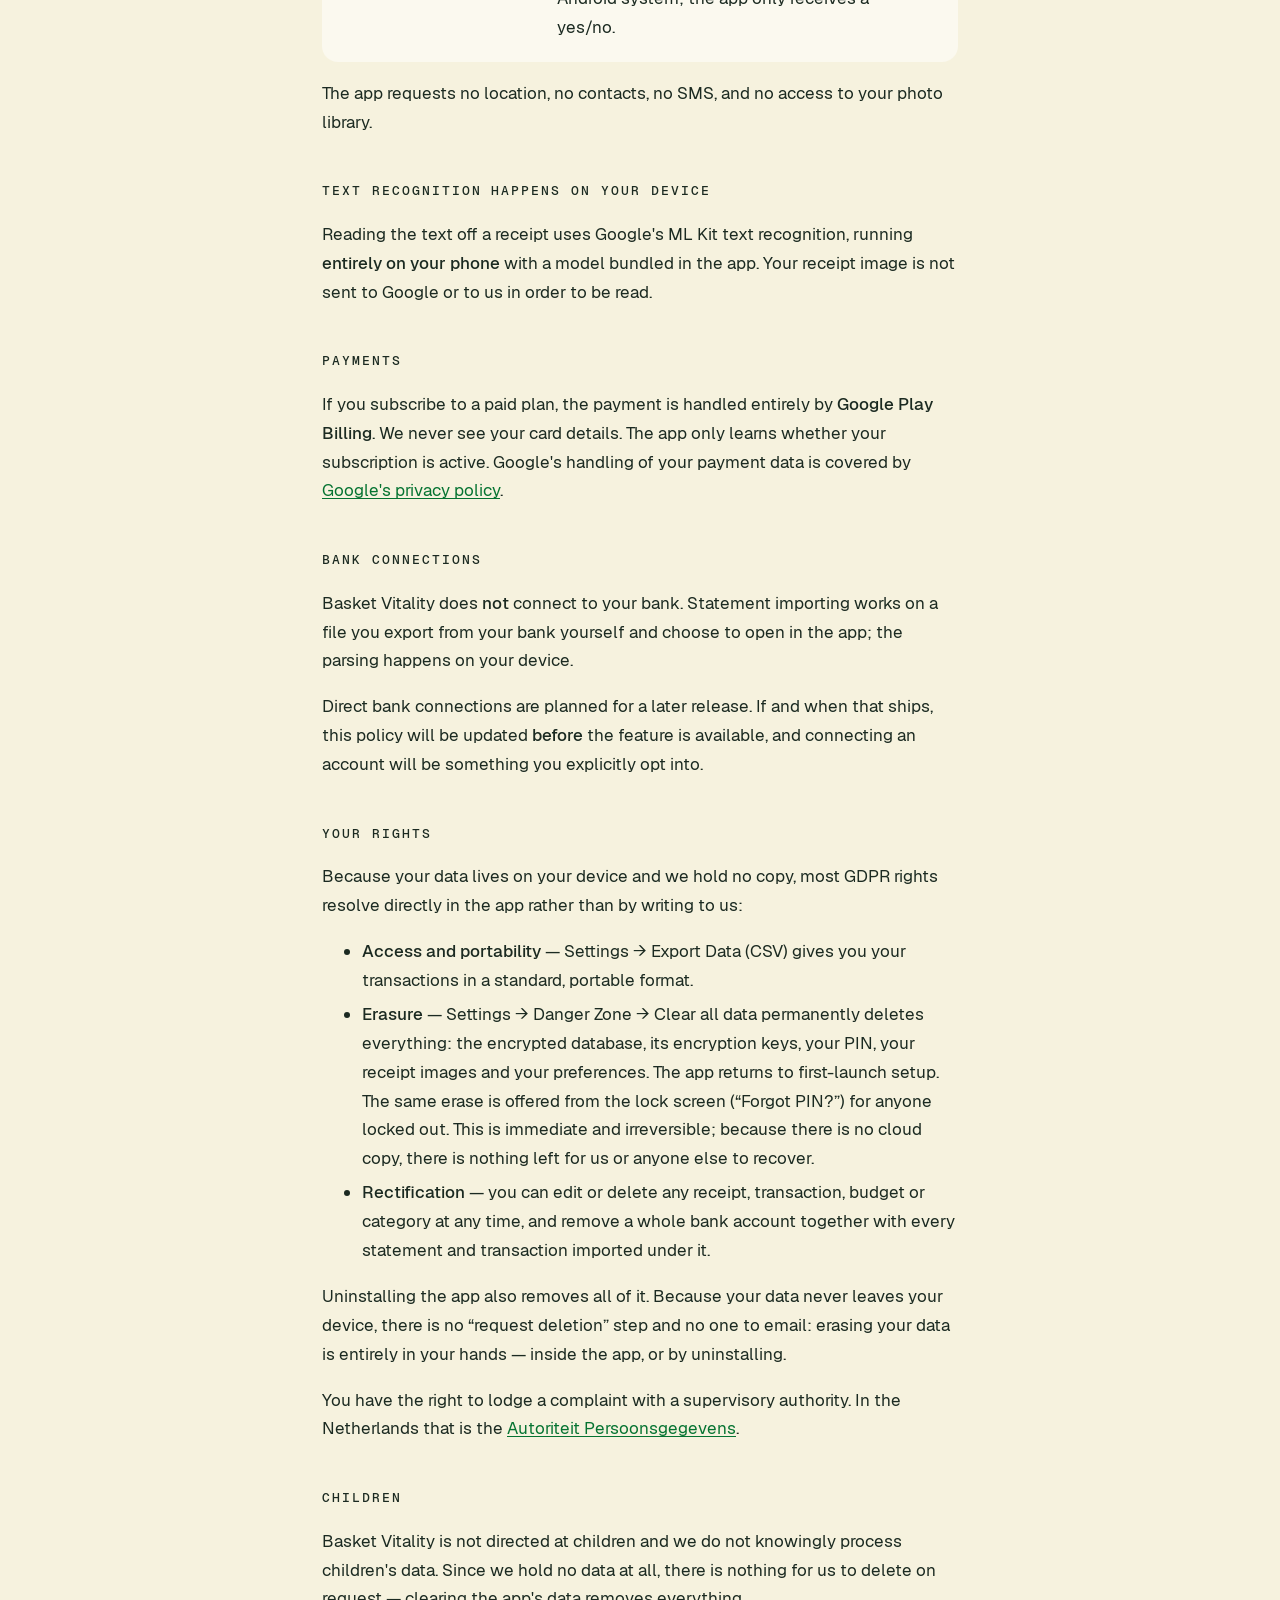
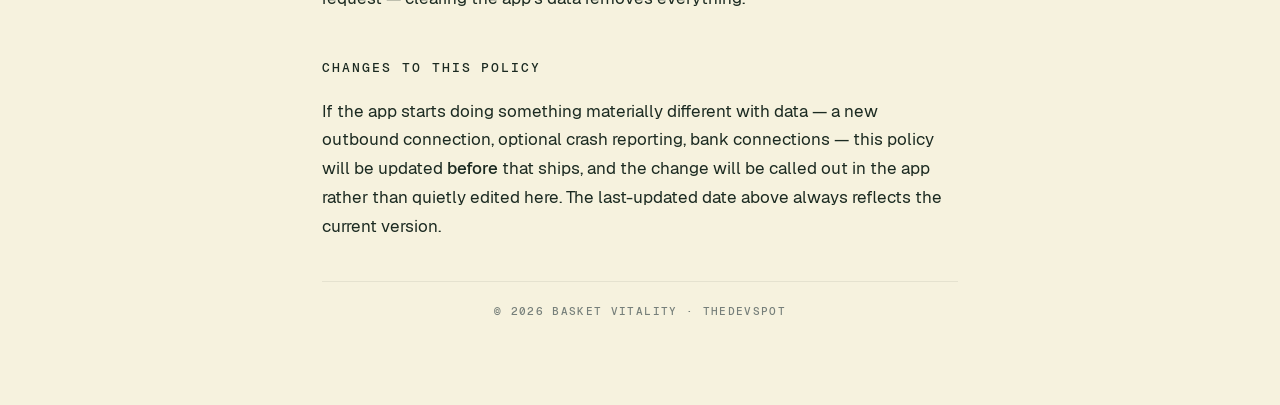
<file: privacy/index.html>
<!doctype html>
<html lang="en">
<head>
<meta charset="utf-8">
<meta name="viewport" content="width=device-width, initial-scale=1">
<title>Privacy Policy — Basket Vitality</title>
<link rel="canonical" href="https://basketvitality.com/privacy/">
<meta property="og:type" content="website">
<meta property="og:site_name" content="Basket Vitality">
<meta property="og:locale" content="en_GB">
<meta property="og:url" content="https://basketvitality.com/privacy/">
<meta property="og:title" content="Privacy Policy — Basket Vitality">
<meta property="og:description" content="Your receipts and finances never leave your phone. No accounts, no ads, no tracking. What Basket Vitality stores, where, and the one thing that ever leaves the device.">
<meta property="og:image" content="https://basketvitality.com/og-image.png">
<meta name="twitter:card" content="summary_large_image">
<meta name="twitter:image" content="https://basketvitality.com/og-image.png">
<meta name="description" content="How Basket Vitality handles your data: on-device first, no accounts, no analytics. The plain-language version.">
<meta name="robots" content="index, follow">
<meta name="theme-color" content="#F6F2DE">
<link rel="icon" type="image/png" sizes="32x32" href="/favicon-32x32.png">
<link rel="icon" type="image/png" sizes="16x16" href="/favicon-16x16.png">
<link rel="apple-touch-icon" href="/apple-touch-icon.png">
<style>
  /* Basket Vitality identity-v4 — the app's own typefaces, self-hosted (no font CDN). */
  @font-face { font-family:"Fraunces"; src:url("/fonts/fraunces_regular.ttf") format("truetype"); font-weight:400; font-style:normal; font-display:swap; }
  @font-face { font-family:"Fraunces"; src:url("/fonts/fraunces_italic.ttf") format("truetype"); font-weight:400; font-style:italic; font-display:swap; }
  @font-face { font-family:"Geist"; src:url("/fonts/geist_regular.ttf") format("truetype"); font-weight:400; font-style:normal; font-display:swap; }
  @font-face { font-family:"Geist"; src:url("/fonts/geist_medium.ttf") format("truetype"); font-weight:500; font-style:normal; font-display:swap; }
  @font-face { font-family:"Geist Mono"; src:url("/fonts/geist_mono_medium.ttf") format("truetype"); font-weight:500; font-style:normal; font-display:swap; }

  :root {
    --emerald:#057331; --forest:#054B16; --gold:#DAB041;
    --ivory:#F6F2DE; --paper-raised:#FBF9EF; --mist:#EAF3EC;
    --ink:#1B2A21; --ink-subtle:#545F58; --ink-muted:#767F7A; --outline:#E5E2CF;
    --serif:"Fraunces", Georgia, "Times New Roman", serif;
    --sans:"Geist", -apple-system, BlinkMacSystemFont, "Segoe UI", Roboto, sans-serif;
    --mono:"Geist Mono", ui-monospace, "SFMono-Regular", Menlo, monospace;
  }
  * { box-sizing:border-box; }
  html { -webkit-text-size-adjust:100%; }
  body {
    margin:0; background:var(--ivory); color:var(--ink);
    font-family:var(--sans); font-size:17px; line-height:1.7;
    -webkit-font-smoothing:antialiased; text-rendering:optimizeLegibility;
  }
  .wrap { max-width:680px; margin:0 auto; padding:40px 22px 84px; }

  /* Header — the app's "☰ Home." wordmark treatment: serif with a one-point gold accent. */
  header { display:flex; align-items:center; gap:12px; padding-bottom:30px; }
  .mark { width:34px; height:34px; border-radius:9px; }
  .wordmark { font-family:var(--serif); font-size:1.4rem; color:var(--ink); margin:0; letter-spacing:-0.01em; }
  .wordmark em { font-style:italic; color:var(--gold); }

  .eyebrow { font-family:var(--mono); font-size:0.72rem; letter-spacing:0.16em; text-transform:uppercase; color:var(--ink-muted); margin:0 0 8px; }

  /* Page title — Fraunces with the gold-italic accent, echoing "July 2026". */
  h1 { font-family:var(--serif); font-weight:400; font-size:2.6rem; line-height:1.05; letter-spacing:-0.015em; margin:0 0 4px; color:var(--ink); }
  h1 em { font-style:italic; color:var(--gold); }

  /* "The short version" — a mist card, like the app's soft info cards. */
  .lede { background:var(--mist); border-radius:16px; padding:22px 24px; margin:22px 0 4px; }
  .lede p { margin:0 0 12px; }
  .lede p:last-child { margin-bottom:0; }

  /* Section headers — Geist Mono caps, the app's label texture (e.g. "Latest / Activity"). */
  h2 { font-family:var(--mono); font-weight:500; font-size:0.82rem; letter-spacing:0.15em; text-transform:uppercase; color:var(--ink); margin:44px 0 10px; }
  h3 { font-family:var(--sans); font-weight:500; font-size:1.02rem; color:var(--forest); margin:22px 0 4px; }
  p, li { color:var(--ink); }
  li { margin:5px 0; }
  strong { font-weight:500; color:var(--ink); }
  a { color:var(--emerald); text-underline-offset:2px; text-decoration-thickness:1px; }
  a:hover { color:var(--forest); }

  /* Permissions — a soft raised-ivory card, rounded like the app. */
  .panel { background:var(--paper-raised); border-radius:16px; padding:6px 20px; margin:14px 0; overflow-x:auto; }
  table { width:100%; border-collapse:collapse; }
  th, td { text-align:left; padding:14px 8px; border-bottom:1px solid var(--outline); vertical-align:top; }
  tr:last-child td { border-bottom:none; }
  th { font-family:var(--mono); font-size:0.7rem; letter-spacing:0.12em; text-transform:uppercase; color:var(--ink-muted); font-weight:500; }
  td:first-child { white-space:nowrap; }

  footer { margin-top:40px; padding-top:20px; border-top:1px solid var(--outline); text-align:center; }
  footer p { font-family:var(--mono); font-size:0.7rem; letter-spacing:0.12em; text-transform:uppercase; color:var(--ink-muted); margin:0; }

  @media (max-width:560px) {
    body { font-size:16px; }
    h1 { font-size:2.1rem; }
  }
  /* Light-only, always warm-ivory — matches the app's look regardless of the
     viewer's browser/OS theme (deliberately no prefers-color-scheme: dark). */
  :root { color-scheme: light; }
</style>
</head>
<body>
<div class="wrap">
  <header>
    <img class="mark" src="/favicon-32x32.png" alt="" width="34" height="34">
    <p class="wordmark">Basket <em>Vitality</em></p>
  </header>

  <p class="eyebrow">Last updated · 24 July 2026</p>
  <h1>Privacy <em>Policy</em></h1>

  <div class="lede">
    <p>Basket Vitality reads your receipts and bank statements on your phone, and keeps them there. We don't have a server that stores your data, we don't have accounts, and we can't see your spending, your shopping, or your health information. There is no analytics and no telemetry. If the app ever crashes, a report is saved on your phone — and goes nowhere unless you choose to share it.</p>
    <p>The only things that ever leave your phone are anonymous lookups to Open Food Facts — the barcode you scan, and a product's photo and details if you open them — plus a periodic update of the product database. Nothing that identifies you goes with any of them.</p>
    <p>If that's all you wanted to know, you're done. The rest is detail.</p>
  </div>

  <h2>Who we are</h2>
  <p>Basket Vitality is built by TheDevSpot, based in the Netherlands. For anything privacy-related, contact <a href="mailto:privacy@basketvitality.com">privacy@basketvitality.com</a>.</p>
  <p>Under the GDPR we are the data controller for the very limited processing described below. For everything stored on your device, you hold the data — we have no copy and no access.</p>

  <h2>What stays on your phone</h2>
  <p>All of it, in practice:</p>
  <ul>
    <li><strong>Receipts</strong> you scan, including the photo, the parsed line items, the store, the date and the totals.</li>
    <li><strong>Transactions</strong>, whether you typed them in or imported them from a bank statement file.</li>
    <li><strong>Bank statement imports</strong> — the file you choose is parsed on the device.</li>
    <li><strong>Budgets, categories, recurring charges</strong> and any notes you add.</li>
    <li><strong>Product and nutrition data</strong> matched to your items, and the health and environmental scores derived from them.</li>
    <li><strong>Your PIN</strong> (stored only as a salted hash) and your biometric preference.</li>
  </ul>
  <p>This is stored in an encrypted database on your device, using AES-256. The encryption key is itself protected by the Android Keystore, unlocked by your PIN or biometrics. If someone takes your phone and pulls the app's files off it, they get ciphertext.</p>
  <p>A consequence worth stating plainly: <strong>if you forget your PIN and have no fingerprint or face enrolled, your data cannot be recovered — by anyone, including us.</strong> There is no reset email, no support backdoor, no spare key. The lock screen offers an explicit “Forgot PIN?” path that erases everything on the device and starts the app over; that erase is the only way forward, and it is irreversible.</p>
  <p>We never receive any of this. There is no account to sign into, no sync, and no backup we hold.</p>

  <h2>What leaves your phone</h2>
  <p>Two things, and only two.</p>

  <h3>1. Product lookups (Open Food Facts)</h3>
  <p>When a scanned item isn't in the product database already bundled with the app, we ask <a href="https://world.openfoodfacts.org">Open Food Facts</a> about it. The request contains <strong>only the product's barcode</strong> — a number identifying the product, not you. It carries no device identifier, no account, no location, and nothing about your basket, your budget or your other items.</p>
  <p>Open Food Facts is an independent open database. Their servers will see the request, including the IP address your phone connects from, as any web request would. We do not send them anything else, and we do not receive anything about you from them.</p>
  <p>The request identifies the app in its User-Agent header so Open Food Facts can see which application is calling — this is their published etiquette for API users, not a tracking mechanism.</p>
  <p>If you open a scanned product's detail, its <strong>photo, ingredients and additive list</strong> are fetched from Open Food Facts in the same way — again keyed only by the product, never by you, and only for a product you chose to look up. Nothing about your visit is recorded beyond the ordinary web-server log of the request.</p>

  <h3>2. Product database updates</h3>
  <p>The app periodically downloads an updated bundle of product and nutrition data. This is a plain download — a file comes to your phone. Nothing about you is sent in order to fetch it.</p>

  <h3>That's the complete list</h3>
  <p>There is <strong>no analytics SDK</strong>, <strong>no advertising</strong>, <strong>no tracking</strong>, and no telemetry of any kind in the app. This isn't a policy promise about how we'd use such data — the code contains none.</p>
  <p>If the app crashes, a structured report (the technical error and app version — never your receipts, transactions, or health data) is stored <strong>only on your phone</strong>. You can view, share, or delete these reports under Settings → Crash reports. Nothing is ever sent automatically; a report reaches us only if you tap Share and choose where to send it.</p>

  <h2>Permissions we ask for, and why</h2>
  <div class="panel">
    <table>
      <thead><tr><th>Permission</th><th>Why</th></tr></thead>
      <tbody>
        <tr><td><strong>Camera</strong></td><td>To photograph receipts and scan barcodes. Images are processed on the device and stored encrypted; they are never uploaded.</td></tr>
        <tr><td><strong>Internet</strong></td><td>Only for the two flows above — product lookups and database updates.</td></tr>
        <tr><td><strong>Biometrics / Fingerprint</strong></td><td>To unlock the app, if you choose to enable it. Your fingerprint or face never leaves the Android system; the app only receives a yes/no.</td></tr>
      </tbody>
    </table>
  </div>
  <p>The app requests no location, no contacts, no SMS, and no access to your photo library.</p>

  <h2>Text recognition happens on your device</h2>
  <p>Reading the text off a receipt uses Google's ML Kit text recognition, running <strong>entirely on your phone</strong> with a model bundled in the app. Your receipt image is not sent to Google or to us in order to be read.</p>

  <h2>Payments</h2>
  <p>If you subscribe to a paid plan, the payment is handled entirely by <strong>Google Play Billing</strong>. We never see your card details. The app only learns whether your subscription is active. Google's handling of your payment data is covered by <a href="https://policies.google.com/privacy">Google's privacy policy</a>.</p>

  <h2>Bank connections</h2>
  <p>Basket Vitality does <strong>not</strong> connect to your bank. Statement importing works on a file you export from your bank yourself and choose to open in the app; the parsing happens on your device.</p>
  <p>Direct bank connections are planned for a later release. If and when that ships, this policy will be updated <strong>before</strong> the feature is available, and connecting an account will be something you explicitly opt into.</p>

  <h2>Your rights</h2>
  <p>Because your data lives on your device and we hold no copy, most GDPR rights resolve directly in the app rather than by writing to us:</p>
  <ul>
    <li><strong>Access and portability</strong> — Settings → Export Data (CSV) gives you your transactions in a standard, portable format.</li>
    <li><strong>Erasure</strong> — Settings → Danger Zone → Clear all data permanently deletes everything: the encrypted database, its encryption keys, your PIN, your receipt images and your preferences. The app returns to first-launch setup. The same erase is offered from the lock screen (“Forgot PIN?”) for anyone locked out. This is immediate and irreversible; because there is no cloud copy, there is nothing left for us or anyone else to recover.</li>
    <li><strong>Rectification</strong> — you can edit or delete any receipt, transaction, budget or category at any time, and remove a whole bank account together with every statement and transaction imported under it.</li>
  </ul>
  <p>Uninstalling the app also removes all of it. Because your data never leaves your device, there is no &ldquo;request deletion&rdquo; step and no one to email: erasing your data is entirely in your hands — inside the app, or by uninstalling.</p>
  <p>You have the right to lodge a complaint with a supervisory authority. In the Netherlands that is the <a href="https://autoriteitpersoonsgegevens.nl">Autoriteit Persoonsgegevens</a>.</p>

  <h2>Children</h2>
  <p>Basket Vitality is not directed at children and we do not knowingly process children's data. Since we hold no data at all, there is nothing for us to delete on request — clearing the app's data removes everything.</p>

  <h2>Changes to this policy</h2>
  <p>If the app starts doing something materially different with data — a new outbound connection, optional crash reporting, bank connections — this policy will be updated <strong>before</strong> that ships, and the change will be called out in the app rather than quietly edited here. The last-updated date above always reflects the current version.</p>

  <footer>
    <p>© 2026 Basket Vitality · TheDevSpot</p>
  </footer>
</div>
</body>
</html>
</file>
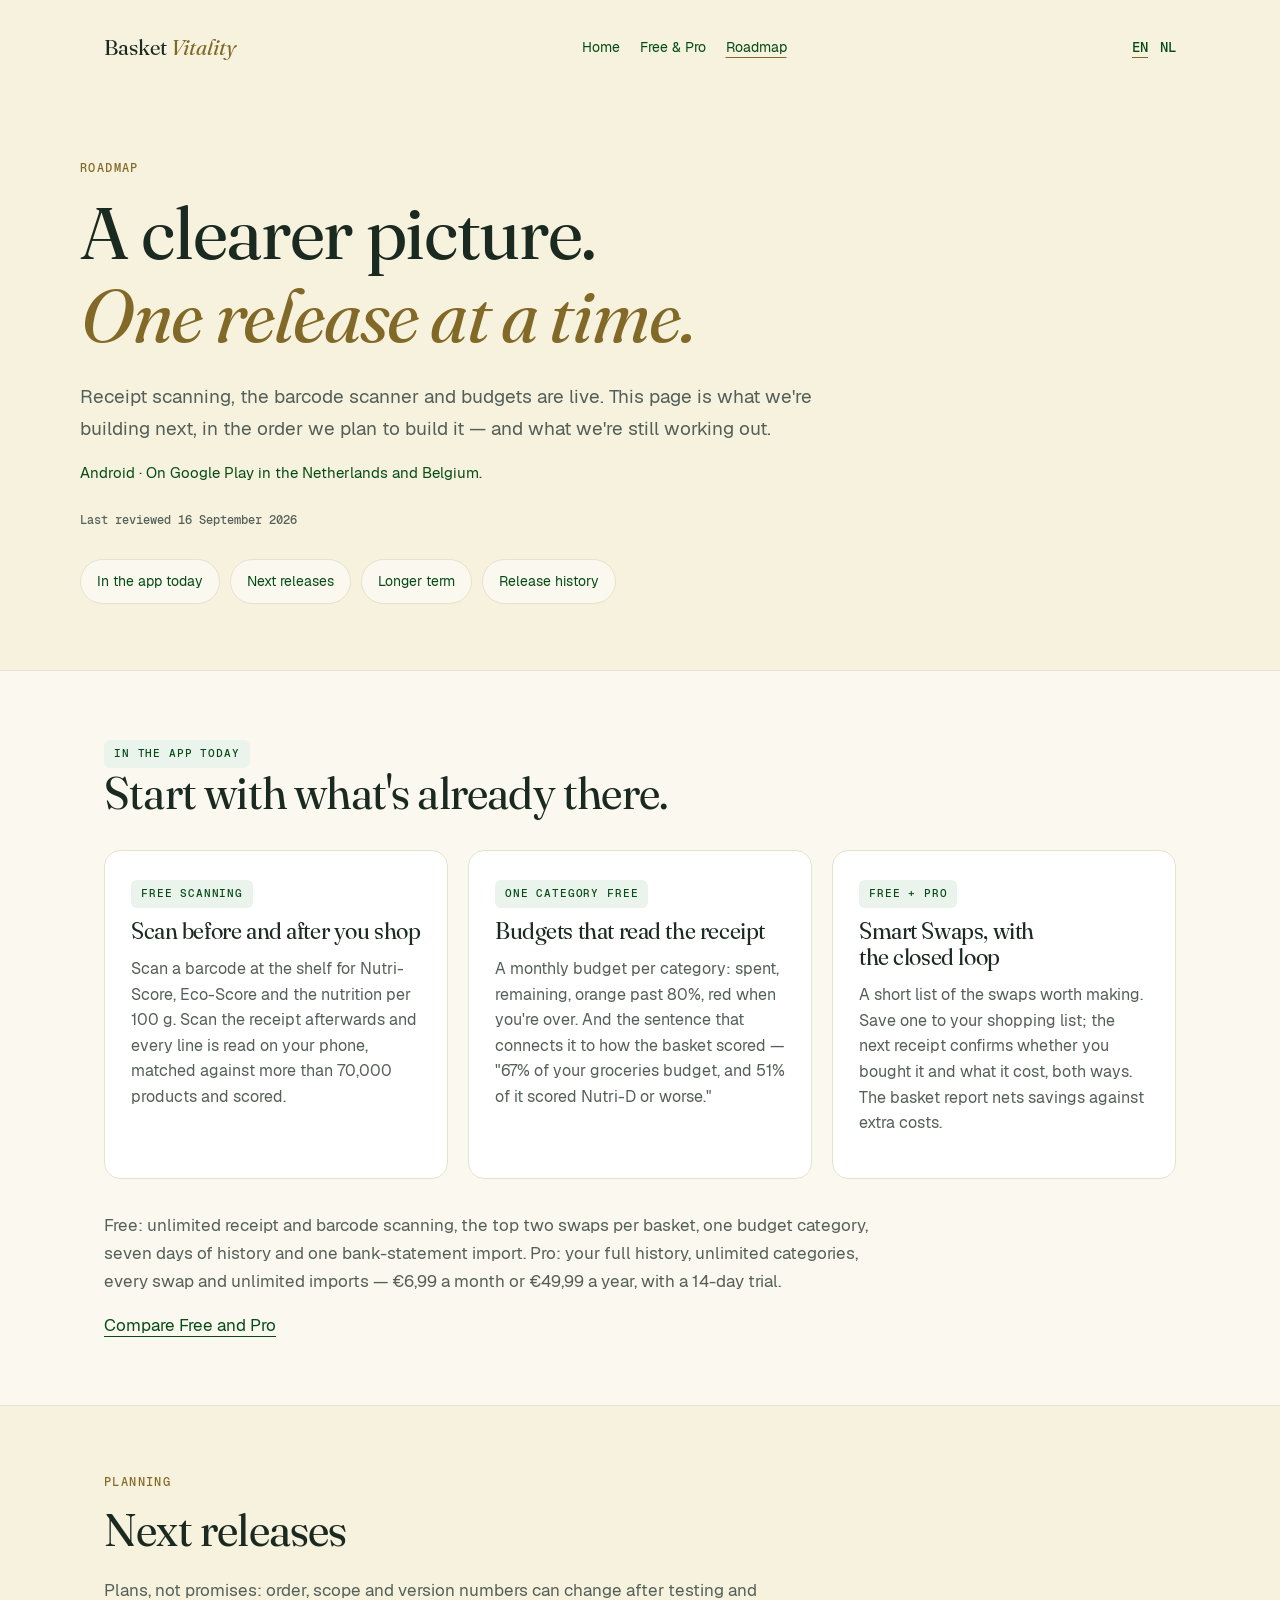
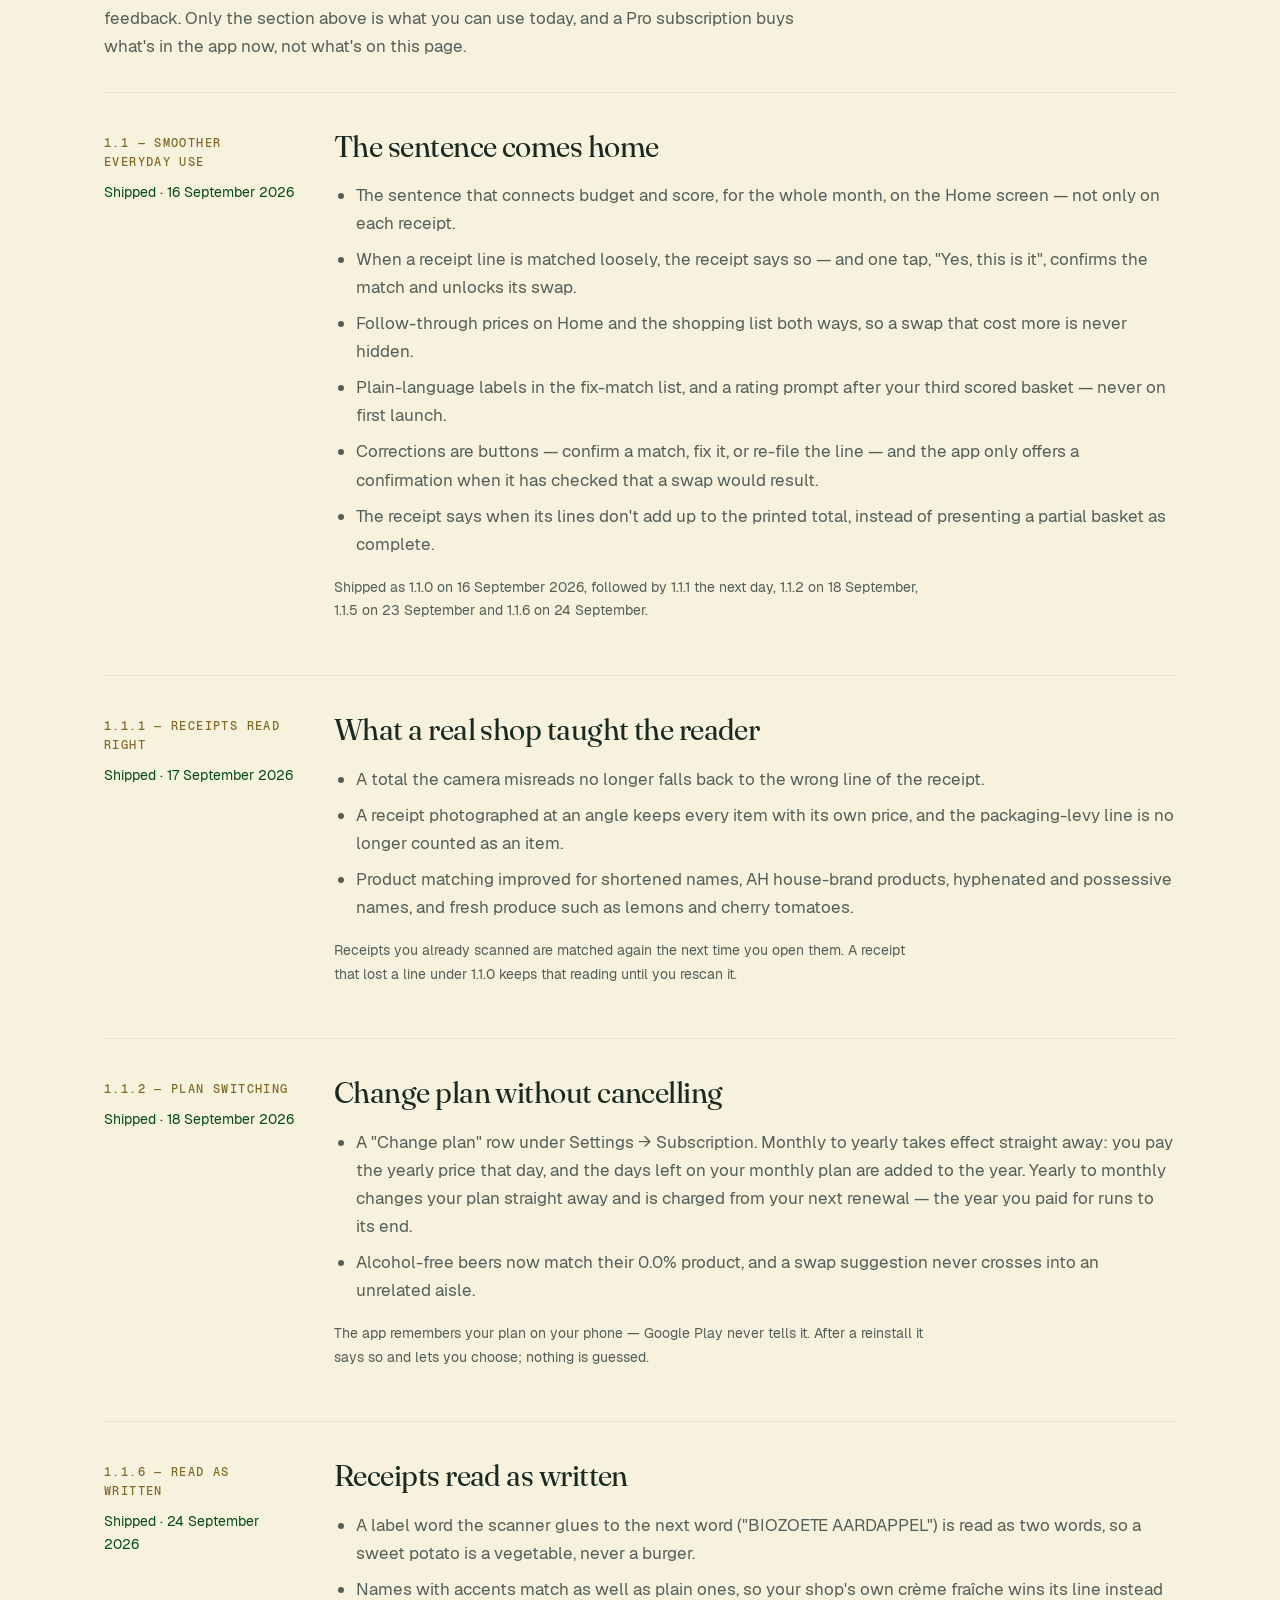
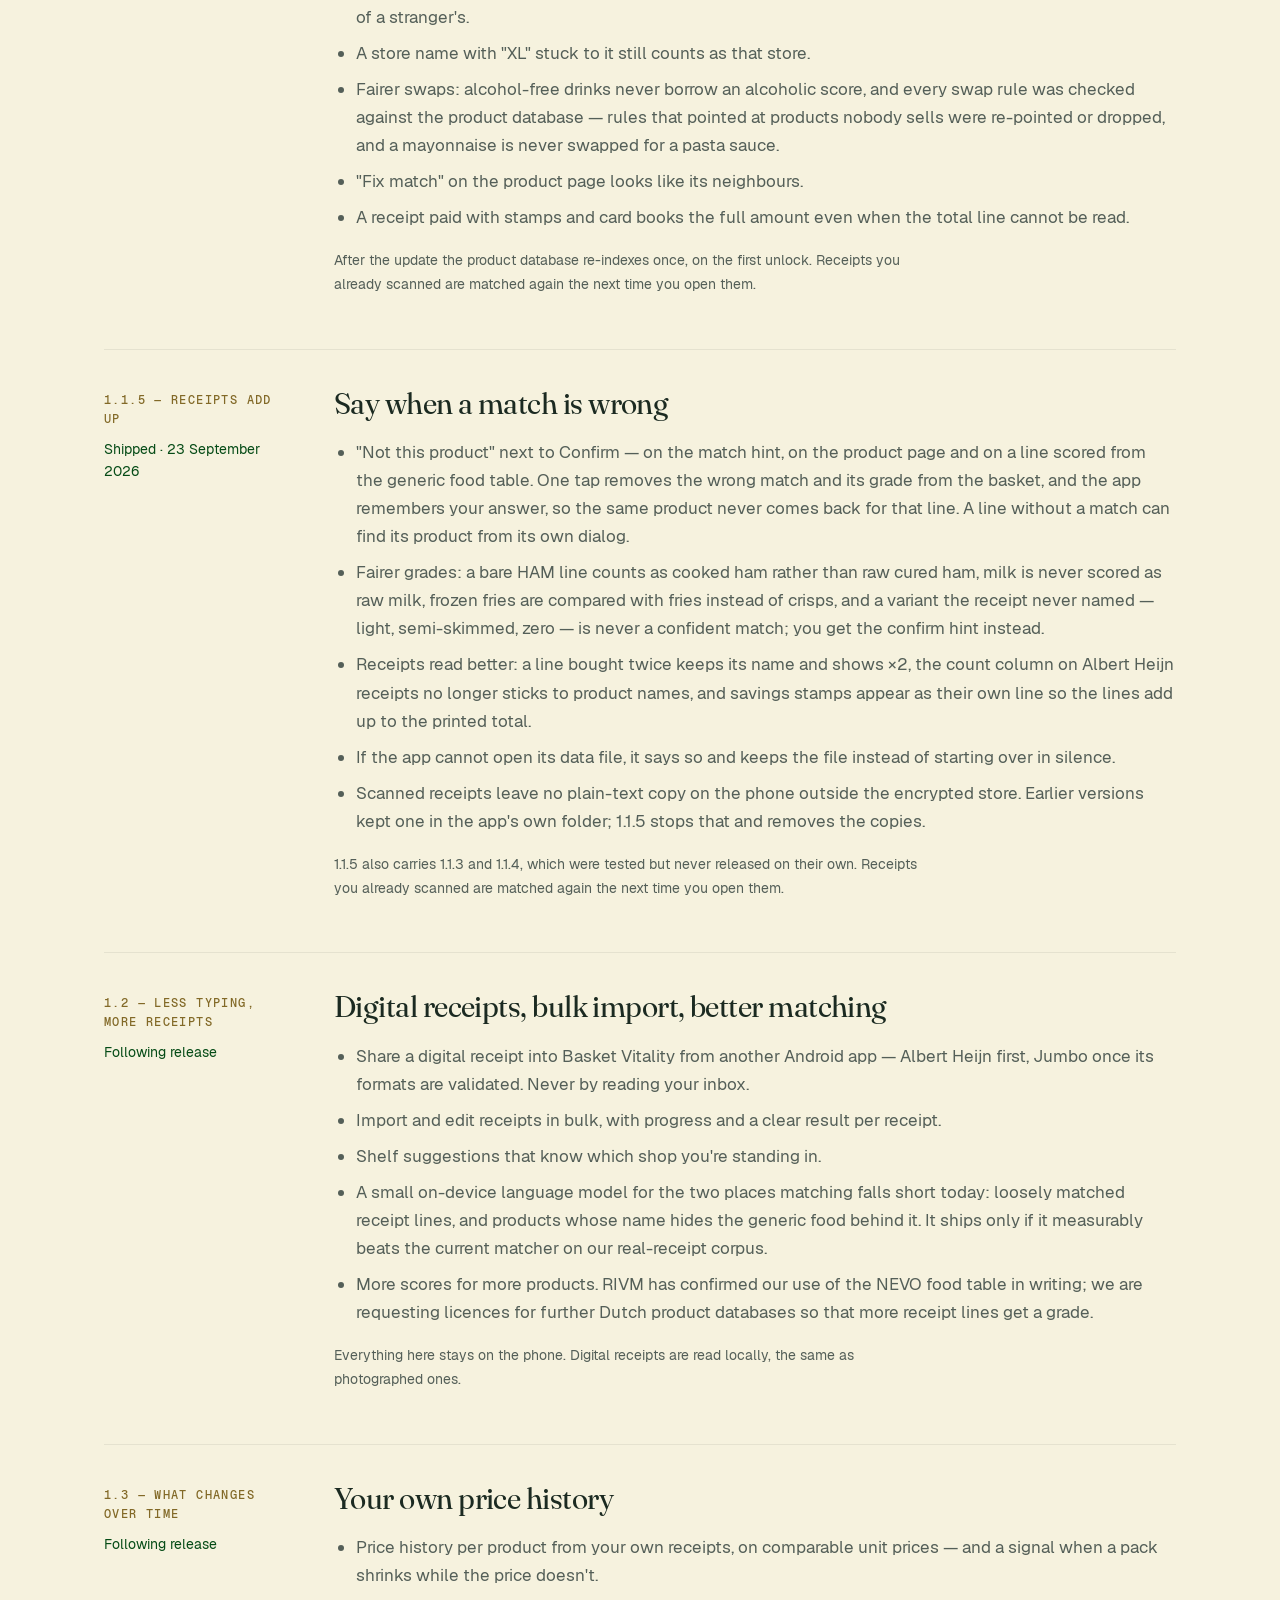
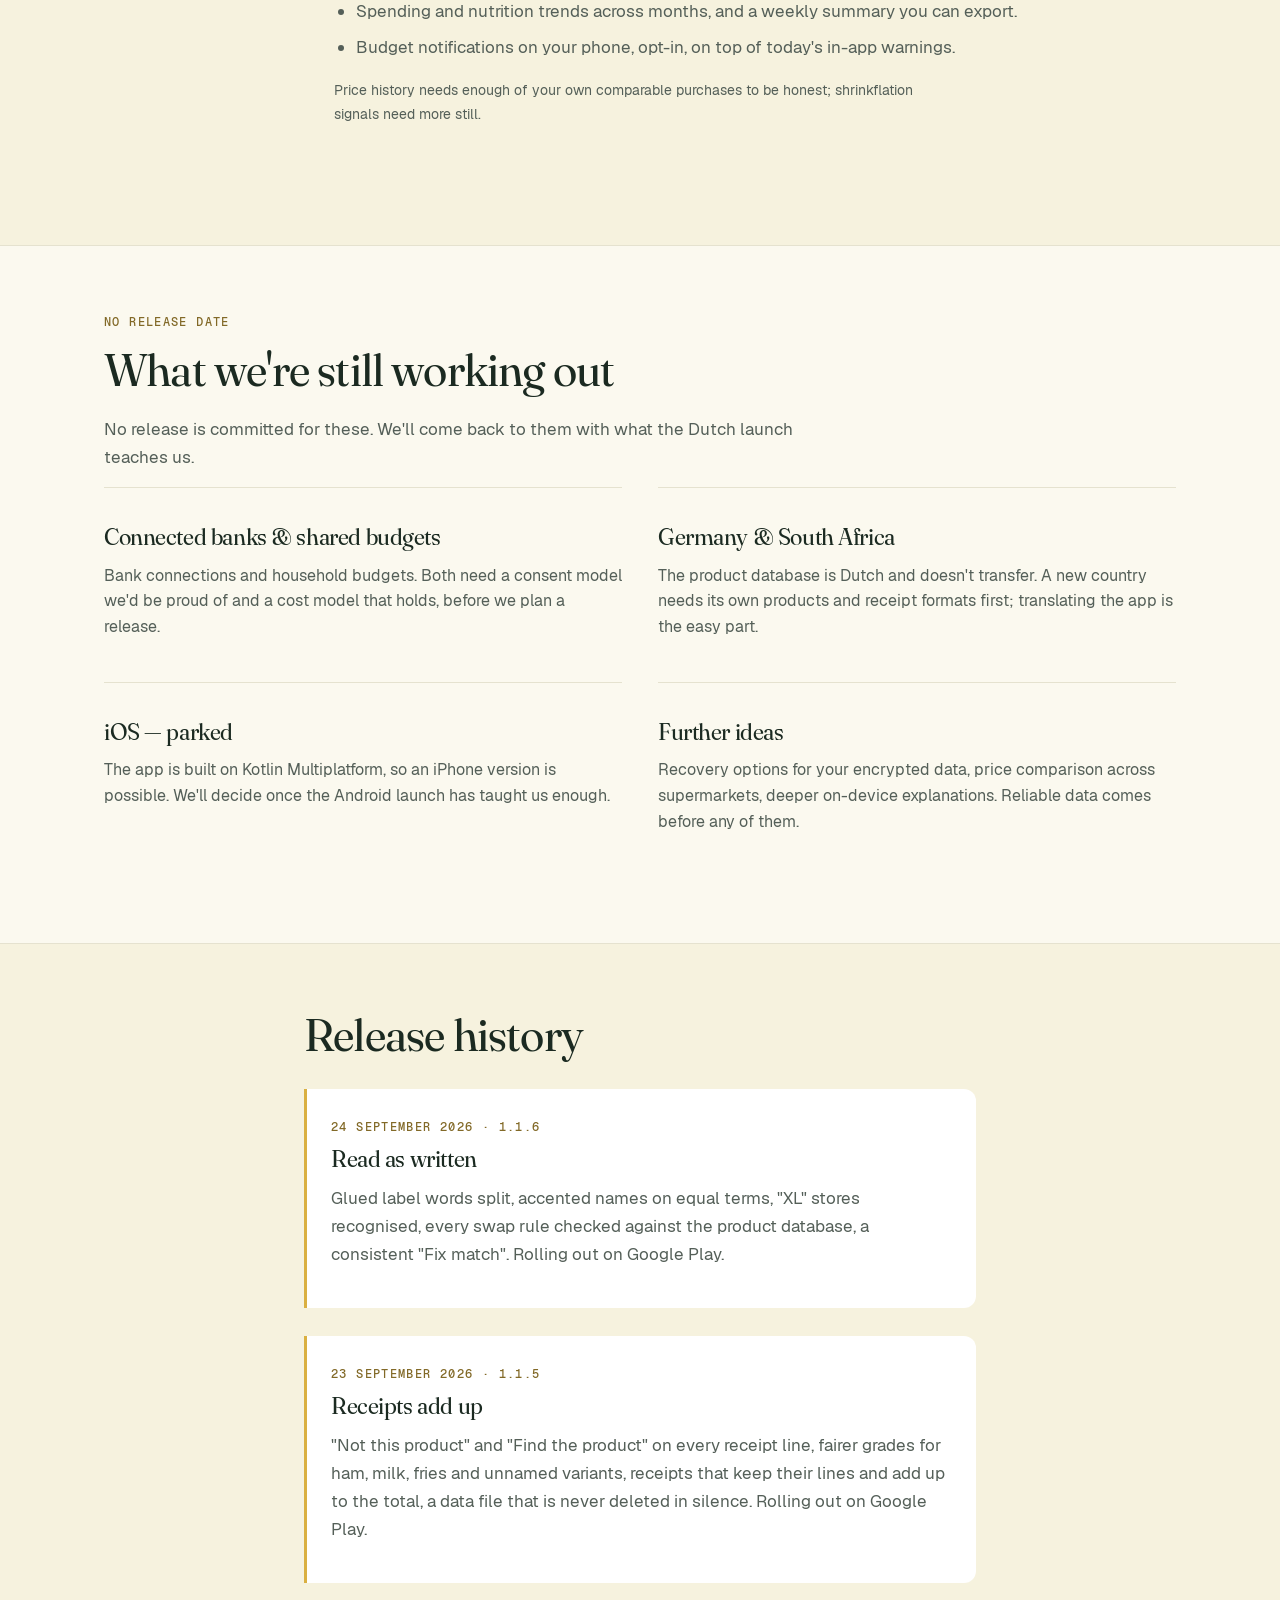
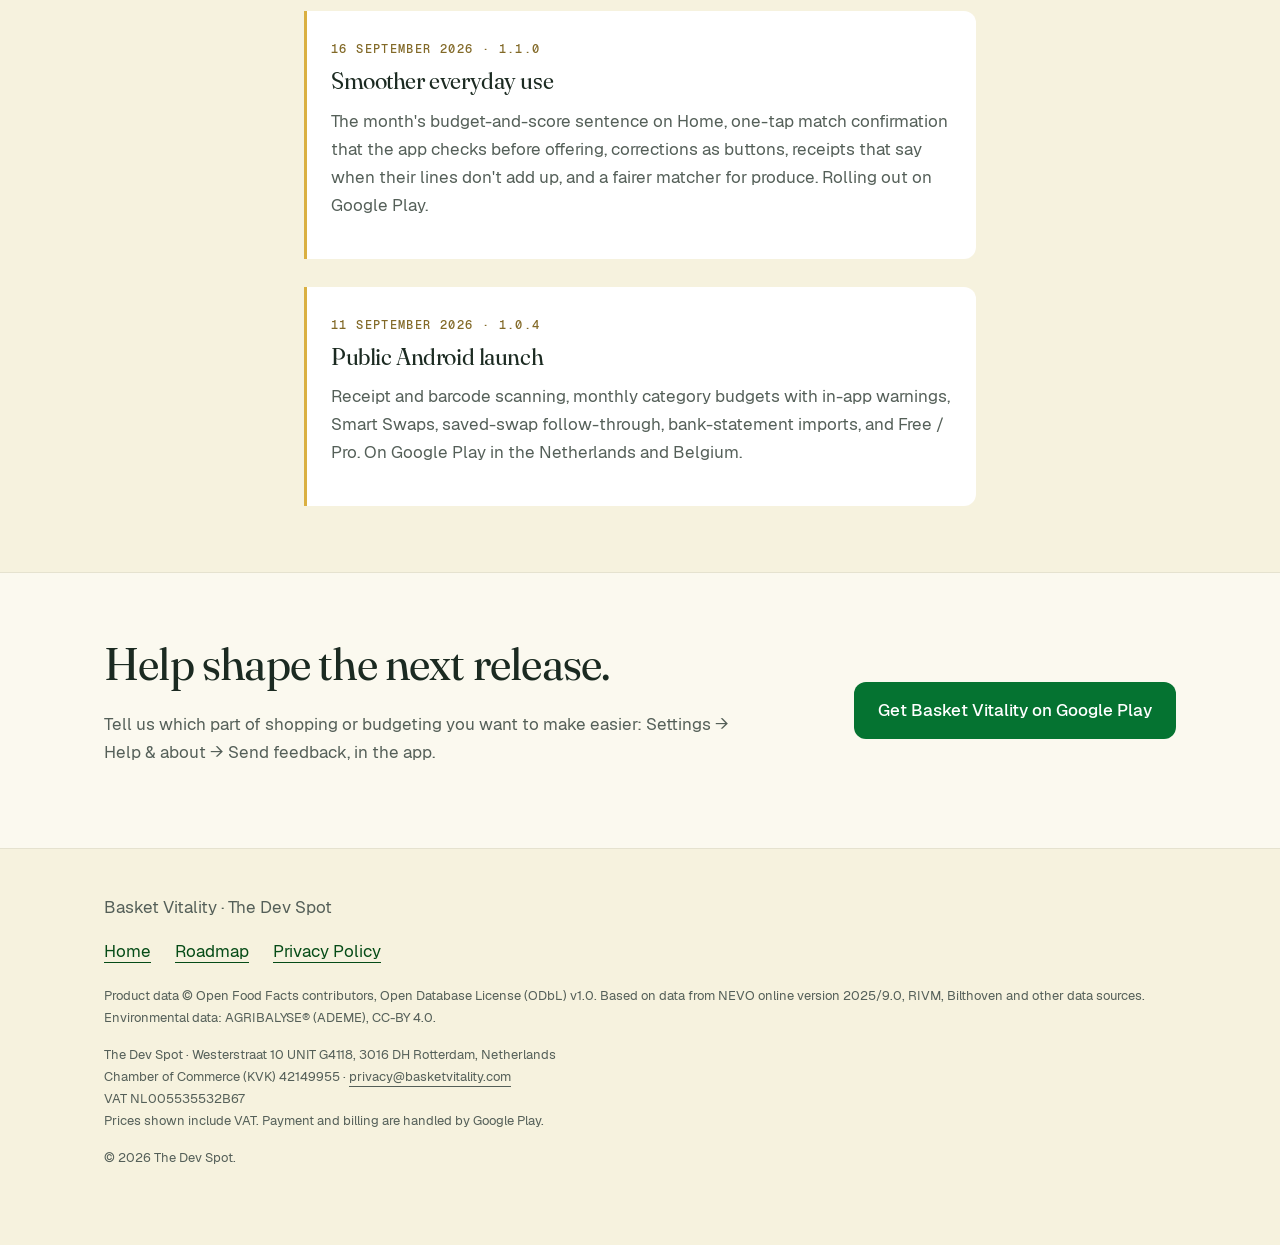
<file: roadmap/index.html>
<!doctype html>
<html lang="en">
  <head>
    <meta charset="utf-8">
    <meta name="viewport" content="width=device-width, initial-scale=1">
    <title>Roadmap &amp; releases — Basket Vitality</title>
    <meta name="description" content="What's in Basket Vitality today, what's in the next release, and what we're exploring after that: digital receipts, price history, better matching, more scores.">
    <link rel="canonical" href="https://basketvitality.com/roadmap/">
    <link rel="alternate" hreflang="en" href="https://basketvitality.com/roadmap/">
    <link rel="alternate" hreflang="nl" href="https://basketvitality.com/nl/roadmap/">
    <link rel="alternate" hreflang="x-default" href="https://basketvitality.com/roadmap/">
    <meta property="og:type" content="website">
    <meta property="og:site_name" content="Basket Vitality">
    <meta property="og:locale" content="en_GB">
    <meta property="og:url" content="https://basketvitality.com/roadmap/">
    <meta property="og:title" content="Roadmap &amp; releases — Basket Vitality">
    <meta property="og:description" content="What's in Basket Vitality today, what's in the next release, and what we're exploring after that: digital receipts, price history, better matching, more scores.">
    <meta property="og:image" content="https://basketvitality.com/og-image.png">
    <meta property="og:image:alt" content="Basket Vitality">
    <meta name="twitter:card" content="summary_large_image">
    <meta name="twitter:title" content="Roadmap &amp; releases — Basket Vitality">
    <meta name="twitter:description" content="What's in Basket Vitality today, what's in the next release, and what we're exploring after that: digital receipts, price history, better matching, more scores.">
    <meta name="twitter:image" content="https://basketvitality.com/og-image.png">
    <meta name="theme-color" content="#F6F2DE">
    <link rel="icon" type="image/png" sizes="32x32" href="/favicon-32x32.png">
    <link rel="apple-touch-icon" href="/apple-touch-icon.png">
    <link rel="stylesheet" href="/roadmap.css">
  </head>
  <body>
    <a class="skip-link" href="#main">Skip to content</a>
    <header class="wrap">
      <nav class="primary-nav" aria-label="Main navigation">
        <a class="wordmark" href="/">Basket <em>Vitality</em>
        </a>
        <div class="site-links">
          <a href="/">Home</a>
          <a href="/#price">Free &amp; Pro</a>
          <a href="/roadmap/" aria-current="page">Roadmap</a>
        </div>
        <div class="langswitch">
          <a href="/roadmap/" lang="en" hreflang="en" aria-current="true">EN</a>
          <a href="/nl/roadmap/" lang="nl" hreflang="nl">NL</a>
        </div>
      </nav>
    </header>
    <main id="main">
      <div class="wrap hero">
        <p class="eyebrow">Roadmap</p>
        <h1>A clearer picture. <em>One release at a time.</em>
        </h1>
        <p class="lead">Receipt scanning, the barcode scanner and budgets are live. This page is what we're building next, in the order we plan to build it — and what we're still working out.</p>
        <p class="availability">Android · On Google Play in the Netherlands and Belgium.</p>
        <p class="reviewed">
          <time datetime="2026-09-16">Last reviewed 16 September 2026</time>
        </p>
        <nav class="jump-links" aria-label="On this page">
          <a href="#today">In the app today</a>
          <a href="#releases">Next releases</a>
          <a href="#longer-term">Longer term</a>
          <a href="#release-history">Release history</a>
        </nav>
      </div>
      <section class="tint" id="today">
        <div class="wrap">
          <span class="status">In the app today</span>
          <h2>Start with what's already there.</h2>
          <div class="current-grid">
            <article class="current-card">
              <span class="status">Free scanning</span>
              <h3>Scan before and after you shop</h3>
              <p>Scan a barcode at the shelf for Nutri-Score, Eco-Score and the nutrition per 100 g. Scan the receipt afterwards and every line is read on your phone, matched against more than 70,000 products and scored.</p>
            </article>
            <article class="current-card">
              <span class="status">One category free</span>
              <h3>Budgets that read the receipt</h3>
              <p>A monthly budget per category: spent, remaining, orange past 80%, red when you're over. And the sentence that connects it to how the basket scored — "67% of your groceries budget, and 51% of it scored Nutri-D or worse."</p>
            </article>
            <article class="current-card">
              <span class="status">Free + Pro</span>
              <h3>Smart Swaps, with the closed loop</h3>
              <p>A short list of the swaps worth making. Save one to your shopping list; the next receipt confirms whether you bought it and what it cost, both ways. The basket report nets savings against extra costs.</p>
            </article>
          </div>
          <p class="current-note">Free: unlimited receipt and barcode scanning, the top two swaps per basket, one budget category, seven days of history and one bank-statement import. Pro: your full history, unlimited categories, every swap and unlimited imports — €6,99 a month or €49,99 a year, with a 14-day trial.</p>
          <a href="/#price">Compare Free and Pro</a>
        </div>
      </section>
      <section id="releases">
        <div class="wrap">
          <div class="intro">
            <p class="eyebrow">Planning</p>
            <h2>Next releases</h2>
            <p>Plans, not promises: order, scope and version numbers can change after testing and feedback. Only the section above is what you can use today, and a Pro subscription buys what's in the app now, not what's on this page.</p>
          </div>
          <article class="release" id="next">
            <div>
              <p class="release-label">1.1 — Smoother everyday use</p>
              <p class="release-state">Shipped · 16 September 2026</p>
            </div>
            <div>
              <h3>The sentence comes home</h3>
              <ul>
                <li>The sentence that connects budget and score, for the whole month, on the Home screen — not only on each receipt.</li>
                <li>When a receipt line is matched loosely, the receipt says so — and one tap, "Yes, this is it", confirms the match and unlocks its swap.</li>
                <li>Follow-through prices on Home and the shopping list both ways, so a swap that cost more is never hidden.</li>
                <li>Plain-language labels in the fix-match list, and a rating prompt after your third scored basket — never on first launch.</li>
                <li>Corrections are buttons — confirm a match, fix it, or re-file the line — and the app only offers a confirmation when it has checked that a swap would result.</li>
                <li>The receipt says when its lines don't add up to the printed total, instead of presenting a partial basket as complete.</li>
              </ul>
              <p class="scope-note">Shipped as 1.1.0 on 16 September 2026, followed by 1.1.1 the next day, 1.1.2 on 18 September, 1.1.5 on 23 September and 1.1.6 on 24 September.</p>
            </div>
          </article>
          <article class="release" id="receipts-read-right">
            <div>
              <p class="release-label">1.1.1 — Receipts read right</p>
              <p class="release-state">Shipped · 17 September 2026</p>
            </div>
            <div>
              <h3>What a real shop taught the reader</h3>
              <ul>
                <li>A total the camera misreads no longer falls back to the wrong line of the receipt.</li>
                <li>A receipt photographed at an angle keeps every item with its own price, and the packaging-levy line is no longer counted as an item.</li>
                <li>Product matching improved for shortened names, AH house-brand products, hyphenated and possessive names, and fresh produce such as lemons and cherry tomatoes.</li>
              </ul>
              <p class="scope-note">Receipts you already scanned are matched again the next time you open them. A receipt that lost a line under 1.1.0 keeps that reading until you rescan it.</p>
            </div>
          </article>
          <article class="release" id="plan-switching">
            <div>
              <p class="release-label">1.1.2 — Plan switching</p>
              <p class="release-state">Shipped · 18 September 2026</p>
            </div>
            <div>
              <h3>Change plan without cancelling</h3>
              <ul>
                <li>A "Change plan" row under Settings → Subscription. Monthly to yearly takes effect straight away: you pay the yearly price that day, and the days left on your monthly plan are added to the year. Yearly to monthly changes your plan straight away and is charged from your next renewal — the year you paid for runs to its end.</li>
                <li>Alcohol-free beers now match their 0.0% product, and a swap suggestion never crosses into an unrelated aisle.</li>
              </ul>
              <p class="scope-note">The app remembers your plan on your phone — Google Play never tells it. After a reinstall it says so and lets you choose; nothing is guessed.</p>
            </div>
          </article>
          <article class="release" id="read-as-written">
            <div>
              <p class="release-label">1.1.6 — Read as written</p>
              <p class="release-state">Shipped · 24 September 2026</p>
            </div>
            <div>
              <h3>Receipts read as written</h3>
              <ul>
                <li>A label word the scanner glues to the next word ("BIOZOETE AARDAPPEL") is read as two words, so a sweet potato is a vegetable, never a burger.</li>
                <li>Names with accents match as well as plain ones, so your shop's own crème fraîche wins its line instead of a stranger's.</li>
                <li>A store name with "XL" stuck to it still counts as that store.</li>
                <li>Fairer swaps: alcohol-free drinks never borrow an alcoholic score, and every swap rule was checked against the product database — rules that pointed at products nobody sells were re-pointed or dropped, and a mayonnaise is never swapped for a pasta sauce.</li>
                <li>"Fix match" on the product page looks like its neighbours.</li>
                <li>A receipt paid with stamps and card books the full amount even when the total line cannot be read.</li>
              </ul>
              <p class="scope-note">After the update the product database re-indexes once, on the first unlock. Receipts you already scanned are matched again the next time you open them.</p>
            </div>
          </article>
          <article class="release" id="receipts-add-up">
            <div>
              <p class="release-label">1.1.5 — Receipts add up</p>
              <p class="release-state">Shipped · 23 September 2026</p>
            </div>
            <div>
              <h3>Say when a match is wrong</h3>
              <ul>
                <li>"Not this product" next to Confirm — on the match hint, on the product page and on a line scored from the generic food table. One tap removes the wrong match and its grade from the basket, and the app remembers your answer, so the same product never comes back for that line. A line without a match can find its product from its own dialog.</li>
                <li>Fairer grades: a bare HAM line counts as cooked ham rather than raw cured ham, milk is never scored as raw milk, frozen fries are compared with fries instead of crisps, and a variant the receipt never named — light, semi-skimmed, zero — is never a confident match; you get the confirm hint instead.</li>
                <li>Receipts read better: a line bought twice keeps its name and shows ×2, the count column on Albert Heijn receipts no longer sticks to product names, and savings stamps appear as their own line so the lines add up to the printed total.</li>
                <li>If the app cannot open its data file, it says so and keeps the file instead of starting over in silence.</li>
                <li>Scanned receipts leave no plain-text copy on the phone outside the encrypted store. Earlier versions kept one in the app's own folder; 1.1.5 stops that and removes the copies.</li>
              </ul>
              <p class="scope-note">1.1.5 also carries 1.1.3 and 1.1.4, which were tested but never released on their own. Receipts you already scanned are matched again the next time you open them.</p>
            </div>
          </article>
          <article class="release" id="digital-receipts">
            <div>
              <p class="release-label">1.2 — Less typing, more receipts</p>
              <p class="release-state">Following release</p>
            </div>
            <div>
              <h3>Digital receipts, bulk import, better matching</h3>
              <ul>
                <li>Share a digital receipt into Basket Vitality from another Android app — Albert Heijn first, Jumbo once its formats are validated. Never by reading your inbox.</li>
                <li>Import and edit receipts in bulk, with progress and a clear result per receipt.</li>
                <li>Shelf suggestions that know which shop you're standing in.</li>
                <li>A small on-device language model for the two places matching falls short today: loosely matched receipt lines, and products whose name hides the generic food behind it. It ships only if it measurably beats the current matcher on our real-receipt corpus.</li>
                <li>More scores for more products. RIVM has confirmed our use of the NEVO food table in writing; we are requesting licences for further Dutch product databases so that more receipt lines get a grade.</li>
              </ul>
              <p class="scope-note">Everything here stays on the phone. Digital receipts are read locally, the same as photographed ones.</p>
            </div>
          </article>
          <article class="release" id="insights">
            <div>
              <p class="release-label">1.3 — What changes over time</p>
              <p class="release-state">Following release</p>
            </div>
            <div>
              <h3>Your own price history</h3>
              <ul>
                <li>Price history per product from your own receipts, on comparable unit prices — and a signal when a pack shrinks while the price doesn't.</li>
                <li>Spending and nutrition trends across months, and a weekly summary you can export.</li>
                <li>Budget notifications on your phone, opt-in, on top of today's in-app warnings.</li>
              </ul>
              <p class="scope-note">Price history needs enough of your own comparable purchases to be honest; shrinkflation signals need more still.</p>
            </div>
          </article>
        </div>
      </section>
      <section class="tint" id="longer-term">
        <div class="wrap">
          <div class="intro">
            <p class="eyebrow">No release date</p>
            <h2>What we're still working out</h2>
            <p>No release is committed for these. We'll come back to them with what the Dutch launch teaches us.</p>
          </div>
          <div class="explore-grid">
            <article class="explore-item">
              <h3>Connected banks &amp; shared budgets</h3>
              <p>Bank connections and household budgets. Both need a consent model we'd be proud of and a cost model that holds, before we plan a release.</p>
            </article>
            <article class="explore-item">
              <h3>Germany &amp; South Africa</h3>
              <p>The product database is Dutch and doesn't transfer. A new country needs its own products and receipt formats first; translating the app is the easy part.</p>
            </article>
            <article class="explore-item">
              <h3>iOS — parked</h3>
              <p>The app is built on Kotlin Multiplatform, so an iPhone version is possible. We'll decide once the Android launch has taught us enough.</p>
            </article>
            <article class="explore-item">
              <h3>Further ideas</h3>
              <p>Recovery options for your encrypted data, price comparison across supermarkets, deeper on-device explanations. Reliable data comes before any of them.</p>
            </article>
          </div>
        </div>
      </section>
      <section id="release-history">
        <div class="wrap narrow">
          <h2>Release history</h2>
          <article class="release-log">
            <p class="release-label">24 September 2026 · 1.1.6</p>
            <h3>Read as written</h3>
            <p>Glued label words split, accented names on equal terms, "XL" stores recognised, every swap rule checked against the product database, a consistent "Fix match". Rolling out on Google Play.</p>
          </article>
          <article class="release-log">
            <p class="release-label">23 September 2026 · 1.1.5</p>
            <h3>Receipts add up</h3>
            <p>"Not this product" and "Find the product" on every receipt line, fairer grades for ham, milk, fries and unnamed variants, receipts that keep their lines and add up to the total, a data file that is never deleted in silence. Rolling out on Google Play.</p>
          </article>
          <article class="release-log">
            <p class="release-label">16 September 2026 · 1.1.0</p>
            <h3>Smoother everyday use</h3>
            <p>The month's budget-and-score sentence on Home, one-tap match confirmation that the app checks before offering, corrections as buttons, receipts that say when their lines don't add up, and a fairer matcher for produce. Rolling out on Google Play.</p>
          </article>
          <article class="release-log">
            <p class="release-label">11 September 2026 · 1.0.4</p>
            <h3>Public Android launch</h3>
            <p>Receipt and barcode scanning, monthly category budgets with in-app warnings, Smart Swaps, saved-swap follow-through, bank-statement imports, and Free / Pro. On Google Play in the Netherlands and Belgium.</p>
          </article>
        </div>
      </section>
      <section class="tint">
        <div class="wrap feedback">
          <div>
            <h2>Help shape the next release.</h2>
            <p>Tell us which part of shopping or budgeting you want to make easier: Settings → Help &amp; about → Send feedback, in the app.</p>
          </div>
          <a class="btn" href="https://play.google.com/store/apps/details?id=com.thedevspot.basketvitality">Get Basket Vitality on Google Play</a>
        </div>
      </section>
    </main>
    <footer class="footer">
      <div class="wrap">
        <p>Basket Vitality · The Dev Spot</p>
        <nav class="footer-links" aria-label="Footer">
          <a href="/">Home</a>
          <a href="/roadmap/">Roadmap</a>
          <a href="/privacy/">Privacy Policy</a>
        </nav>
        <p class="legal">Product data © Open Food Facts contributors, Open Database License (ODbL) v1.0. Based on data from NEVO online version 2025/9.0, RIVM, Bilthoven and other data sources. Environmental data: AGRIBALYSE® (ADEME), CC-BY 4.0.</p>
        <p class="legal">
      The Dev Spot · Westerstraat 10 UNIT G4118, 3016 DH Rotterdam, Netherlands<br>
      Chamber of Commerce (KVK) 42149955 · <a href="mailto:privacy@basketvitality.com">privacy@basketvitality.com</a>
          <br>

      VAT NL005535532B67<br>
      Prices shown include VAT. Payment and billing are handled by Google Play.
    </p>
        <p class="copyright">© 2026 The Dev Spot.</p>
      </div>
    </footer>
  </body>
</html>
</file>
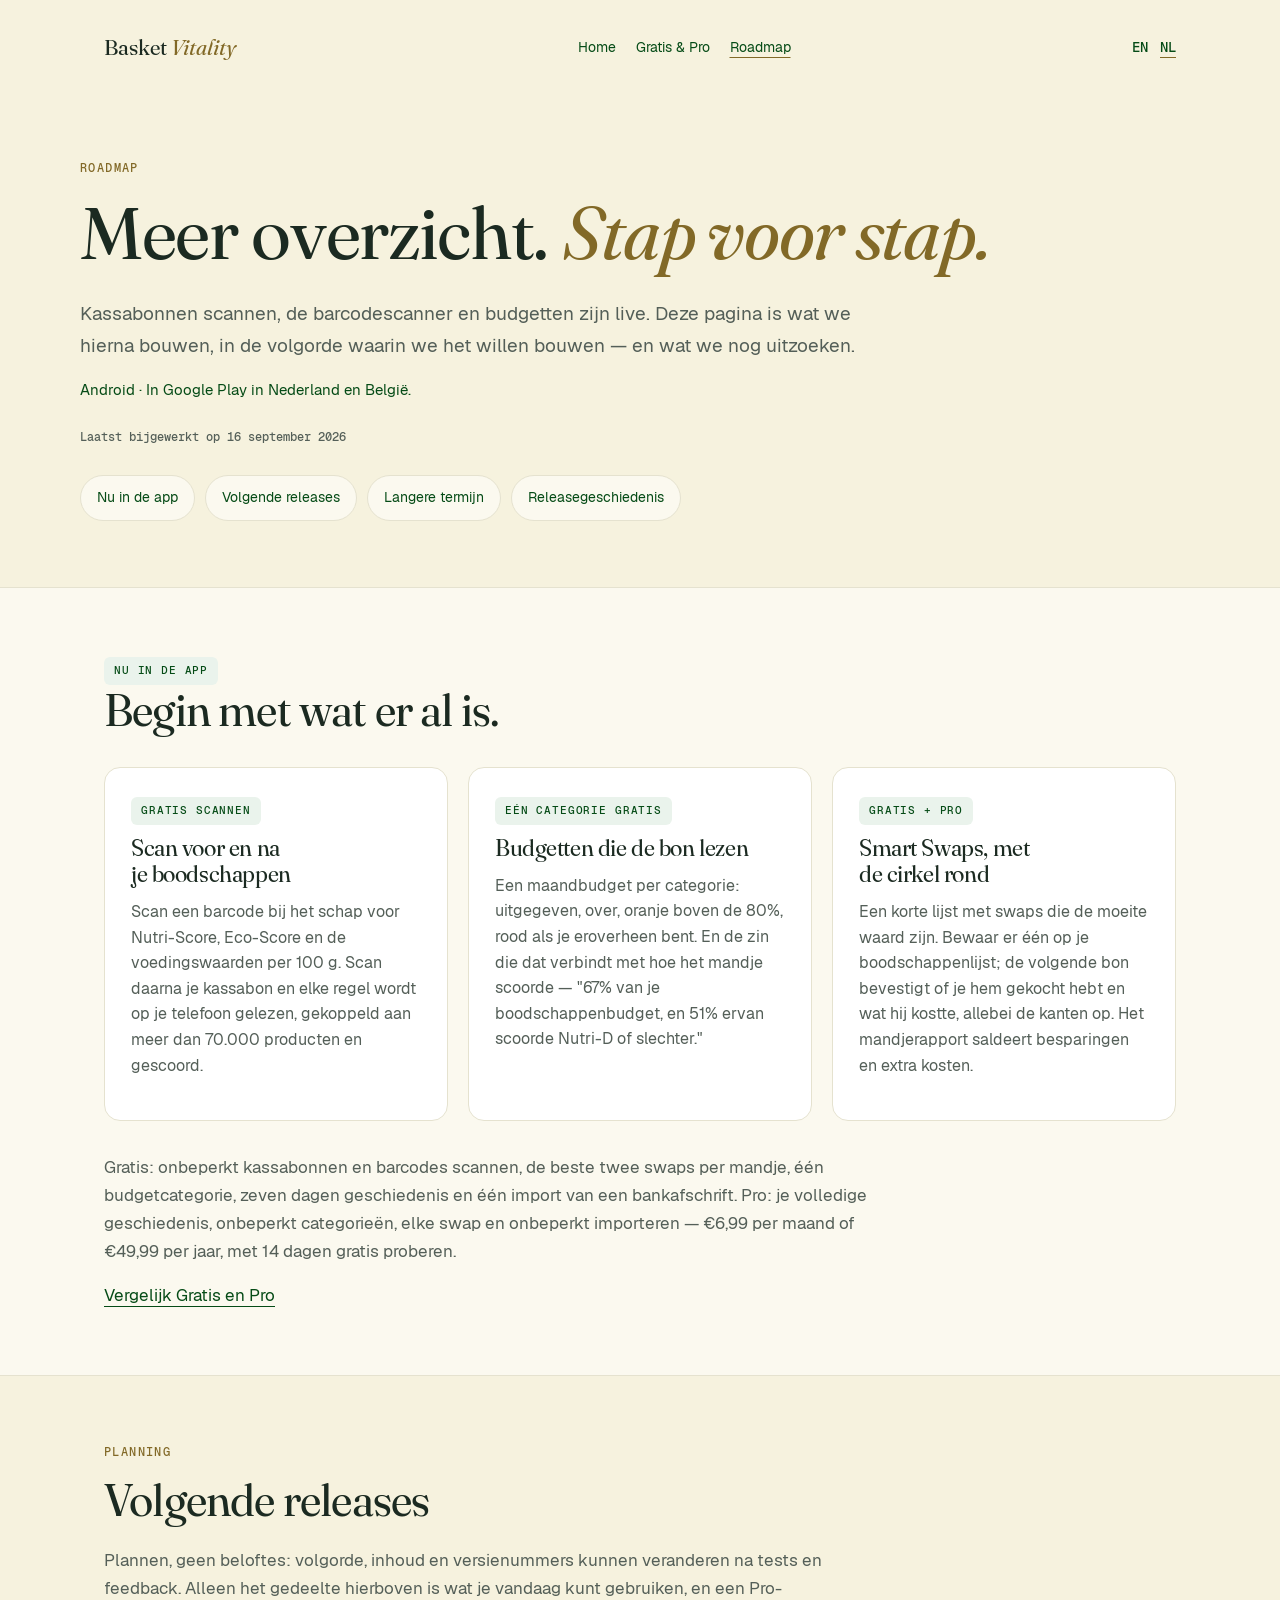
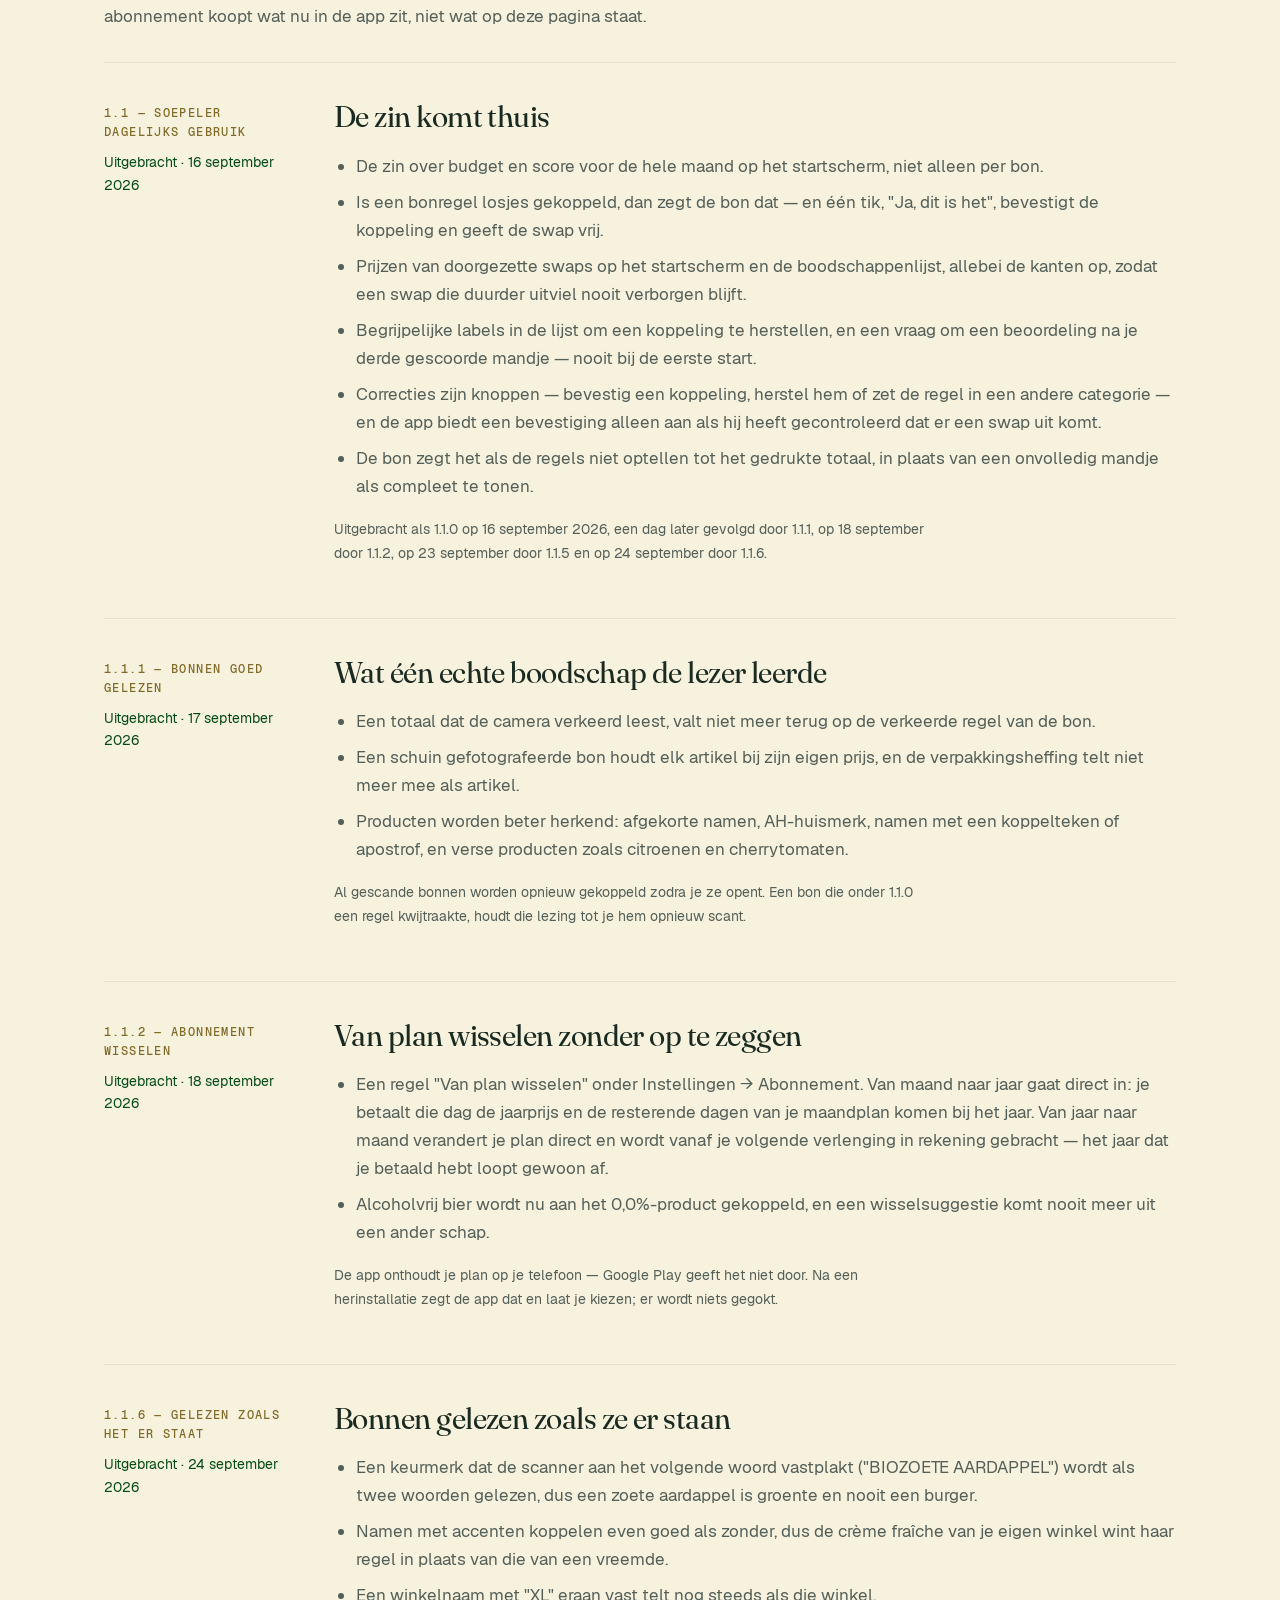
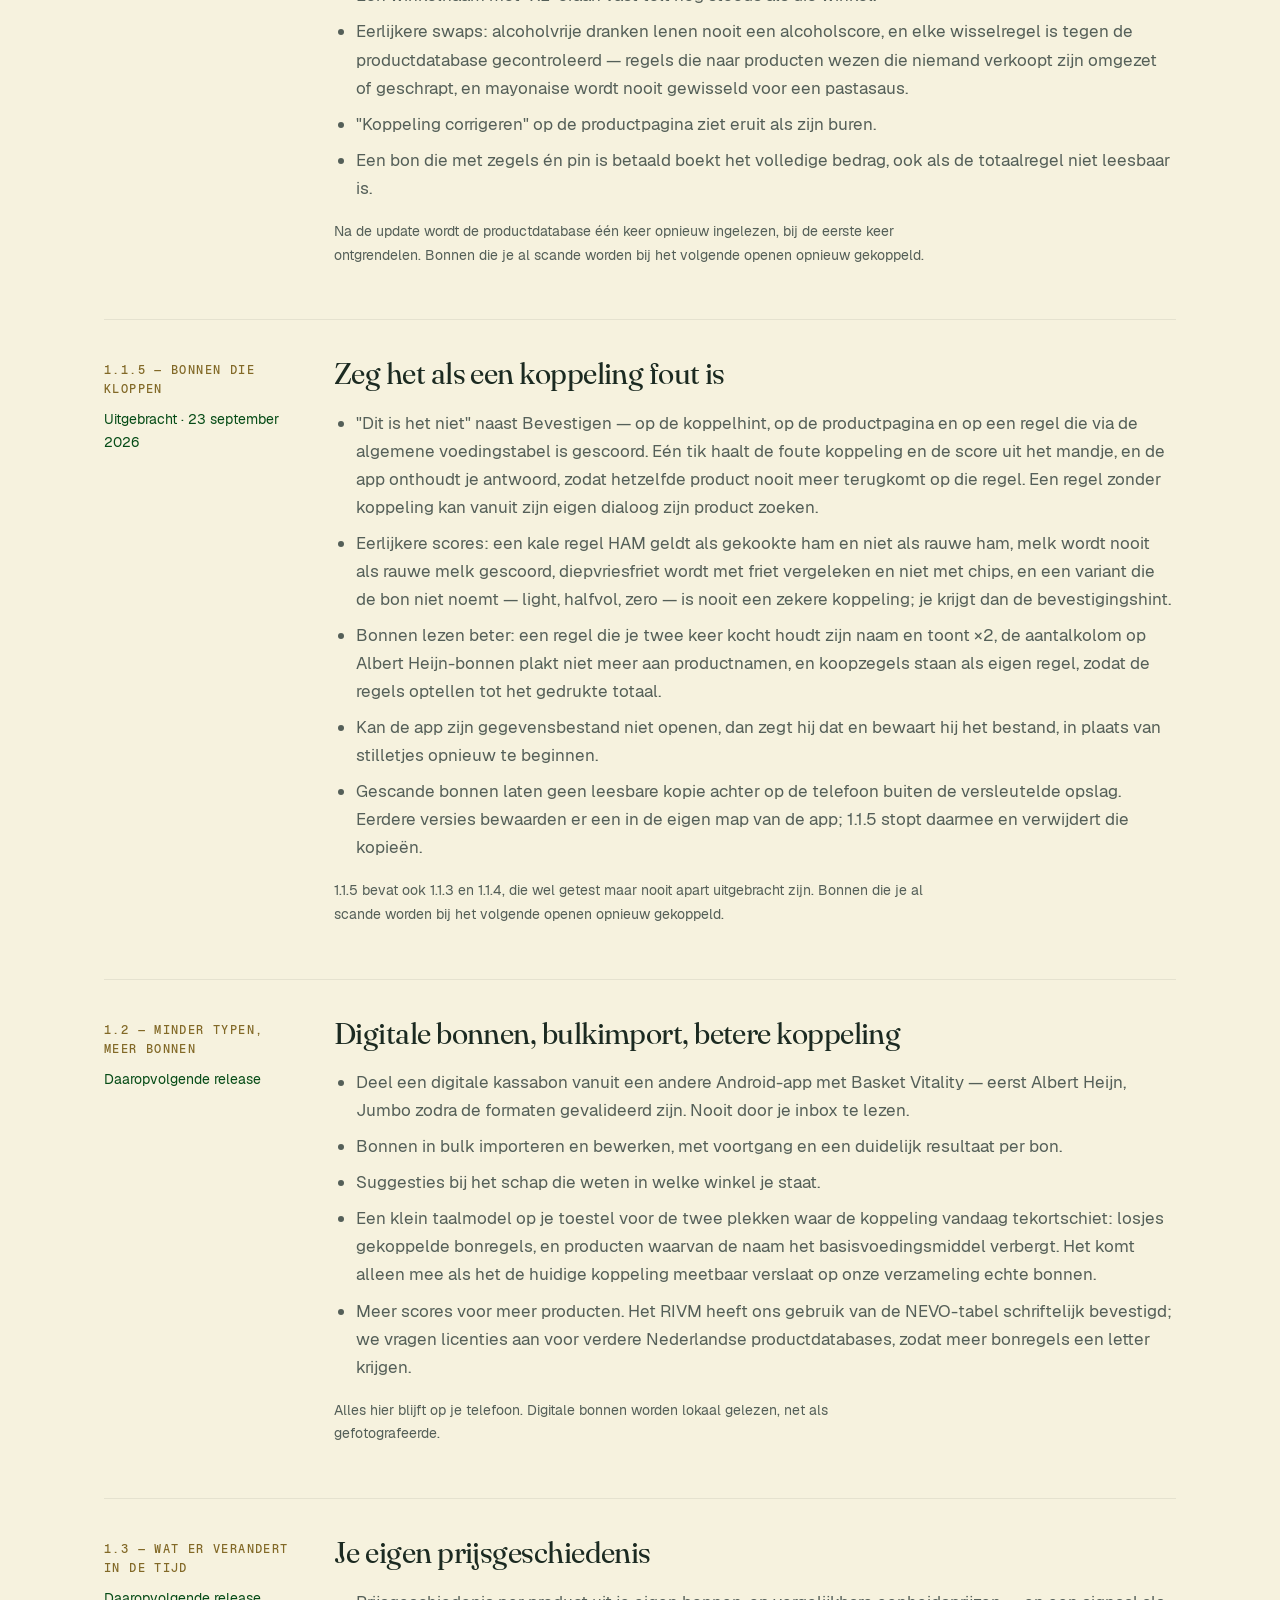
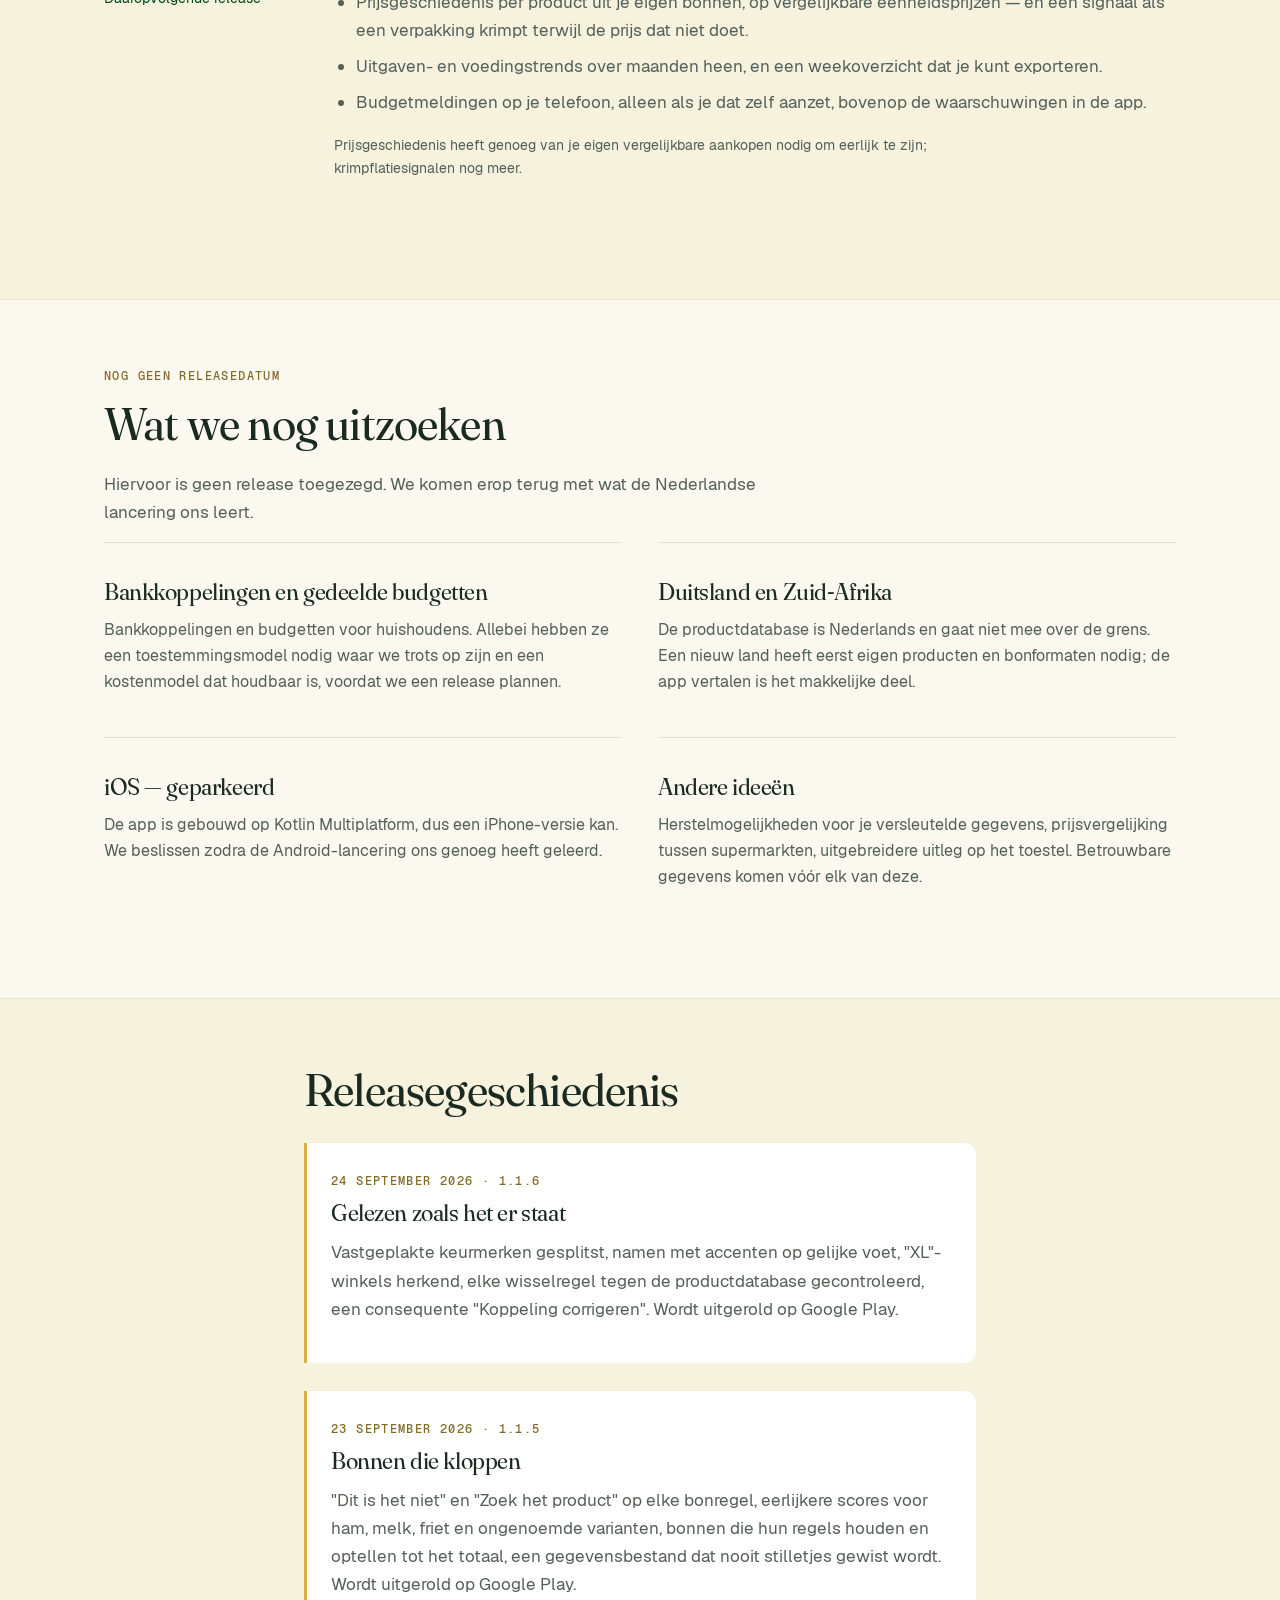
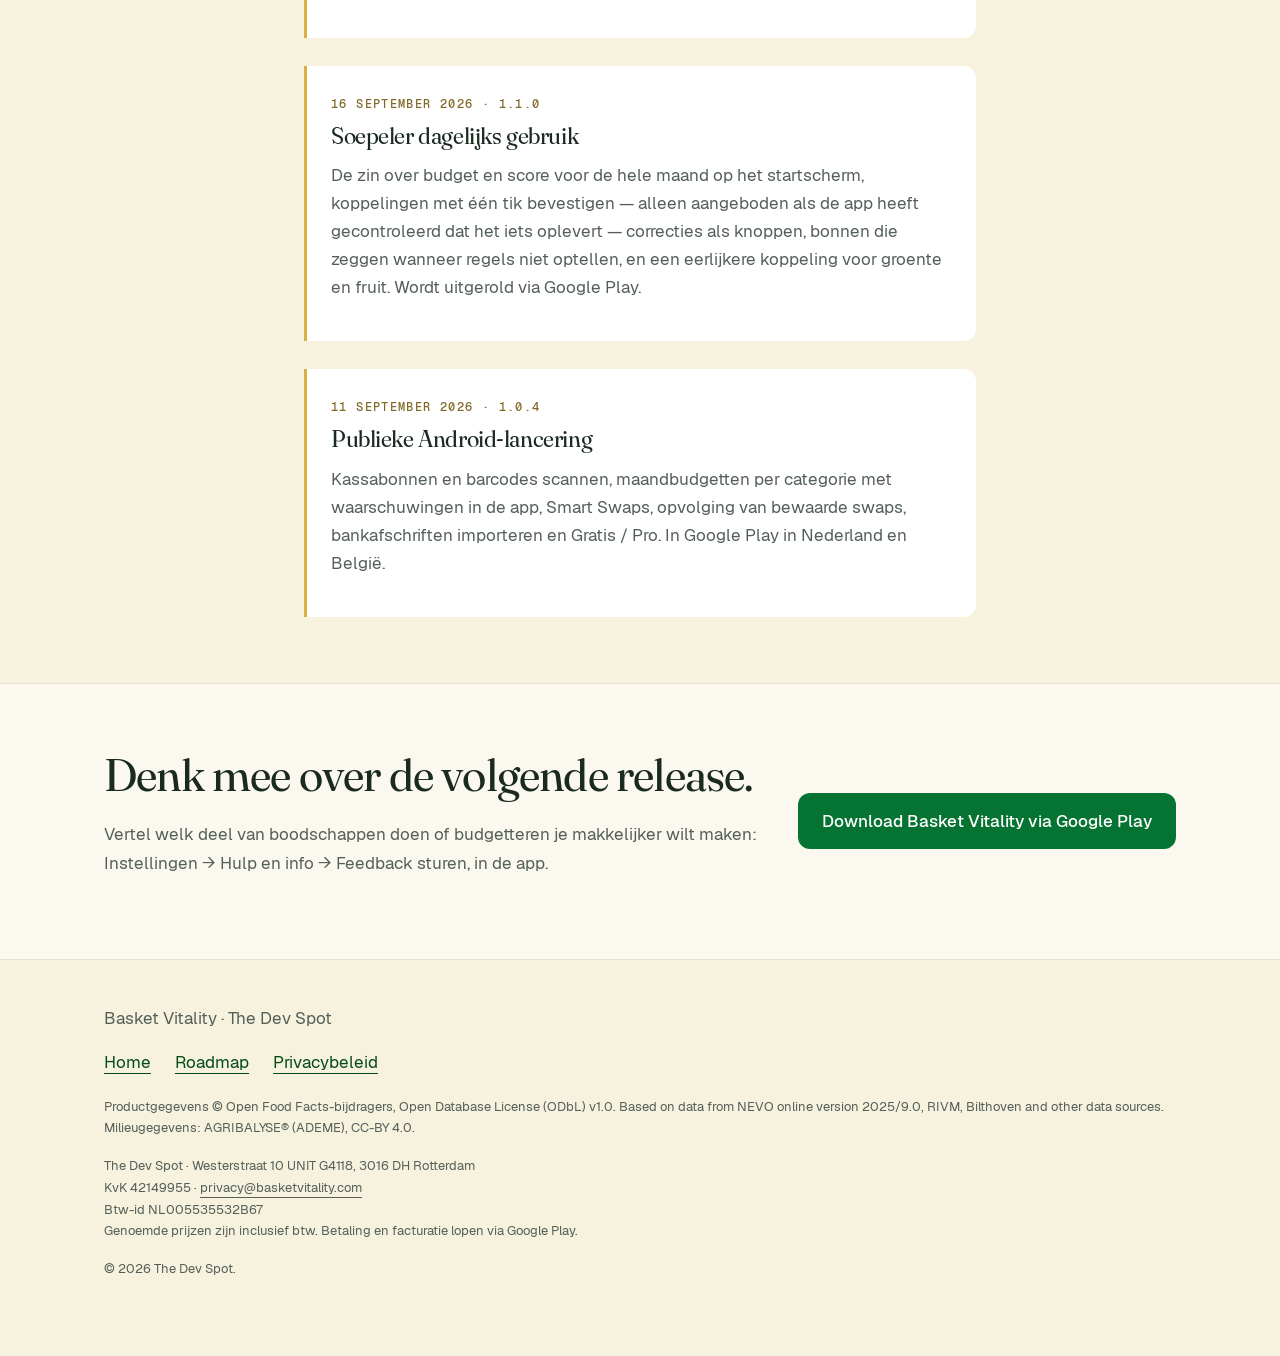
<file: nl/roadmap/index.html>
<!doctype html>
<html lang="nl">
  <head>
    <meta charset="utf-8">
    <meta name="viewport" content="width=device-width, initial-scale=1">
    <title>Roadmap en releases — Basket Vitality</title>
    <meta name="description" content="Wat er nu in Basket Vitality zit, wat er in de volgende release komt en wat we daarna verkennen: digitale kassabonnen, prijsgeschiedenis, betere koppeling, meer scores.">
    <link rel="canonical" href="https://basketvitality.com/nl/roadmap/">
    <link rel="alternate" hreflang="en" href="https://basketvitality.com/roadmap/">
    <link rel="alternate" hreflang="nl" href="https://basketvitality.com/nl/roadmap/">
    <link rel="alternate" hreflang="x-default" href="https://basketvitality.com/roadmap/">
    <meta property="og:type" content="website">
    <meta property="og:site_name" content="Basket Vitality">
    <meta property="og:locale" content="nl_NL">
    <meta property="og:url" content="https://basketvitality.com/nl/roadmap/">
    <meta property="og:title" content="Roadmap en releases — Basket Vitality">
    <meta property="og:description" content="Wat er nu in Basket Vitality zit, wat er in de volgende release komt en wat we daarna verkennen: digitale kassabonnen, prijsgeschiedenis, betere koppeling, meer scores.">
    <meta property="og:image" content="https://basketvitality.com/og-image.png">
    <meta property="og:image:alt" content="Basket Vitality">
    <meta name="twitter:card" content="summary_large_image">
    <meta name="twitter:title" content="Roadmap en releases — Basket Vitality">
    <meta name="twitter:description" content="Wat er nu in Basket Vitality zit, wat er in de volgende release komt en wat we daarna verkennen: digitale kassabonnen, prijsgeschiedenis, betere koppeling, meer scores.">
    <meta name="twitter:image" content="https://basketvitality.com/og-image.png">
    <meta name="theme-color" content="#F6F2DE">
    <link rel="icon" type="image/png" sizes="32x32" href="/favicon-32x32.png">
    <link rel="apple-touch-icon" href="/apple-touch-icon.png">
    <link rel="stylesheet" href="/roadmap.css">
  </head>
  <body>
    <a class="skip-link" href="#main">Naar de inhoud</a>
    <header class="wrap">
      <nav class="primary-nav" aria-label="Hoofdnavigatie">
        <a class="wordmark" href="/nl/">Basket <em>Vitality</em>
        </a>
        <div class="site-links">
          <a href="/nl/">Home</a>
          <a href="/nl/#price">Gratis &amp; Pro</a>
          <a href="/nl/roadmap/" aria-current="page">Roadmap</a>
        </div>
        <div class="langswitch">
          <a href="/roadmap/" lang="en" hreflang="en">EN</a>
          <a href="/nl/roadmap/" lang="nl" hreflang="nl" aria-current="true">NL</a>
        </div>
      </nav>
    </header>
    <main id="main">
      <div class="wrap hero">
        <p class="eyebrow">Roadmap</p>
        <h1>Meer overzicht. <em>Stap voor stap.</em>
        </h1>
        <p class="lead">Kassabonnen scannen, de barcodescanner en budgetten zijn live. Deze pagina is wat we hierna bouwen, in de volgorde waarin we het willen bouwen — en wat we nog uitzoeken.</p>
        <p class="availability">Android · In Google Play in Nederland en België.</p>
        <p class="reviewed">
          <time datetime="2026-09-16">Laatst bijgewerkt op 16 september 2026</time>
        </p>
        <nav class="jump-links" aria-label="Op deze pagina">
          <a href="#today">Nu in de app</a>
          <a href="#releases">Volgende releases</a>
          <a href="#longer-term">Langere termijn</a>
          <a href="#release-history">Releasegeschiedenis</a>
        </nav>
      </div>
      <section class="tint" id="today">
        <div class="wrap">
          <span class="status">Nu in de app</span>
          <h2>Begin met wat er al is.</h2>
          <div class="current-grid">
            <article class="current-card">
              <span class="status">Gratis scannen</span>
              <h3>Scan voor en na je boodschappen</h3>
              <p>Scan een barcode bij het schap voor Nutri-Score, Eco-Score en de voedingswaarden per 100 g. Scan daarna je kassabon en elke regel wordt op je telefoon gelezen, gekoppeld aan meer dan 70.000 producten en gescoord.</p>
            </article>
            <article class="current-card">
              <span class="status">Eén categorie gratis</span>
              <h3>Budgetten die de bon lezen</h3>
              <p>Een maandbudget per categorie: uitgegeven, over, oranje boven de 80%, rood als je eroverheen bent. En de zin die dat verbindt met hoe het mandje scoorde — "67% van je boodschappenbudget, en 51% ervan scoorde Nutri-D of slechter."</p>
            </article>
            <article class="current-card">
              <span class="status">Gratis + Pro</span>
              <h3>Smart Swaps, met de cirkel rond</h3>
              <p>Een korte lijst met swaps die de moeite waard zijn. Bewaar er één op je boodschappenlijst; de volgende bon bevestigt of je hem gekocht hebt en wat hij kostte, allebei de kanten op. Het mandjerapport saldeert besparingen en extra kosten.</p>
            </article>
          </div>
          <p class="current-note">Gratis: onbeperkt kassabonnen en barcodes scannen, de beste twee swaps per mandje, één budgetcategorie, zeven dagen geschiedenis en één import van een bankafschrift. Pro: je volledige geschiedenis, onbeperkt categorieën, elke swap en onbeperkt importeren — €6,99 per maand of €49,99 per jaar, met 14 dagen gratis proberen.</p>
          <a href="/nl/#price">Vergelijk Gratis en Pro</a>
        </div>
      </section>
      <section id="releases">
        <div class="wrap">
          <div class="intro">
            <p class="eyebrow">Planning</p>
            <h2>Volgende releases</h2>
            <p>Plannen, geen beloftes: volgorde, inhoud en versienummers kunnen veranderen na tests en feedback. Alleen het gedeelte hierboven is wat je vandaag kunt gebruiken, en een Pro-abonnement koopt wat nu in de app zit, niet wat op deze pagina staat.</p>
          </div>
          <article class="release" id="next">
            <div>
              <p class="release-label">1.1 — Soepeler dagelijks gebruik</p>
              <p class="release-state">Uitgebracht · 16 september 2026</p>
            </div>
            <div>
              <h3>De zin komt thuis</h3>
              <ul>
                <li>De zin over budget en score voor de hele maand op het startscherm, niet alleen per bon.</li>
                <li>Is een bonregel losjes gekoppeld, dan zegt de bon dat — en één tik, "Ja, dit is het", bevestigt de koppeling en geeft de swap vrij.</li>
                <li>Prijzen van doorgezette swaps op het startscherm en de boodschappenlijst, allebei de kanten op, zodat een swap die duurder uitviel nooit verborgen blijft.</li>
                <li>Begrijpelijke labels in de lijst om een koppeling te herstellen, en een vraag om een beoordeling na je derde gescoorde mandje — nooit bij de eerste start.</li>
                <li>Correcties zijn knoppen — bevestig een koppeling, herstel hem of zet de regel in een andere categorie — en de app biedt een bevestiging alleen aan als hij heeft gecontroleerd dat er een swap uit komt.</li>
                <li>De bon zegt het als de regels niet optellen tot het gedrukte totaal, in plaats van een onvolledig mandje als compleet te tonen.</li>
              </ul>
              <p class="scope-note">Uitgebracht als 1.1.0 op 16 september 2026, een dag later gevolgd door 1.1.1, op 18 september door 1.1.2, op 23 september door 1.1.5 en op 24 september door 1.1.6.</p>
            </div>
          </article>
          <article class="release" id="receipts-read-right">
            <div>
              <p class="release-label">1.1.1 — Bonnen goed gelezen</p>
              <p class="release-state">Uitgebracht · 17 september 2026</p>
            </div>
            <div>
              <h3>Wat één echte boodschap de lezer leerde</h3>
              <ul>
                <li>Een totaal dat de camera verkeerd leest, valt niet meer terug op de verkeerde regel van de bon.</li>
                <li>Een schuin gefotografeerde bon houdt elk artikel bij zijn eigen prijs, en de verpakkingsheffing telt niet meer mee als artikel.</li>
                <li>Producten worden beter herkend: afgekorte namen, AH-huismerk, namen met een koppelteken of apostrof, en verse producten zoals citroenen en cherrytomaten.</li>
              </ul>
              <p class="scope-note">Al gescande bonnen worden opnieuw gekoppeld zodra je ze opent. Een bon die onder 1.1.0 een regel kwijtraakte, houdt die lezing tot je hem opnieuw scant.</p>
            </div>
          </article>
          <article class="release" id="plan-switching">
            <div>
              <p class="release-label">1.1.2 — Abonnement wisselen</p>
              <p class="release-state">Uitgebracht · 18 september 2026</p>
            </div>
            <div>
              <h3>Van plan wisselen zonder op te zeggen</h3>
              <ul>
                <li>Een regel "Van plan wisselen" onder Instellingen → Abonnement. Van maand naar jaar gaat direct in: je betaalt die dag de jaarprijs en de resterende dagen van je maandplan komen bij het jaar. Van jaar naar maand verandert je plan direct en wordt vanaf je volgende verlenging in rekening gebracht — het jaar dat je betaald hebt loopt gewoon af.</li>
                <li>Alcoholvrij bier wordt nu aan het 0,0%-product gekoppeld, en een wisselsuggestie komt nooit meer uit een ander schap.</li>
              </ul>
              <p class="scope-note">De app onthoudt je plan op je telefoon — Google Play geeft het niet door. Na een herinstallatie zegt de app dat en laat je kiezen; er wordt niets gegokt.</p>
            </div>
          </article>
          <article class="release" id="read-as-written">
            <div>
              <p class="release-label">1.1.6 — Gelezen zoals het er staat</p>
              <p class="release-state">Uitgebracht · 24 september 2026</p>
            </div>
            <div>
              <h3>Bonnen gelezen zoals ze er staan</h3>
              <ul>
                <li>Een keurmerk dat de scanner aan het volgende woord vastplakt ("BIOZOETE AARDAPPEL") wordt als twee woorden gelezen, dus een zoete aardappel is groente en nooit een burger.</li>
                <li>Namen met accenten koppelen even goed als zonder, dus de crème fraîche van je eigen winkel wint haar regel in plaats van die van een vreemde.</li>
                <li>Een winkelnaam met "XL" eraan vast telt nog steeds als die winkel.</li>
                <li>Eerlijkere swaps: alcoholvrije dranken lenen nooit een alcoholscore, en elke wisselregel is tegen de productdatabase gecontroleerd — regels die naar producten wezen die niemand verkoopt zijn omgezet of geschrapt, en mayonaise wordt nooit gewisseld voor een pastasaus.</li>
                <li>"Koppeling corrigeren" op de productpagina ziet eruit als zijn buren.</li>
                <li>Een bon die met zegels én pin is betaald boekt het volledige bedrag, ook als de totaalregel niet leesbaar is.</li>
              </ul>
              <p class="scope-note">Na de update wordt de productdatabase één keer opnieuw ingelezen, bij de eerste keer ontgrendelen. Bonnen die je al scande worden bij het volgende openen opnieuw gekoppeld.</p>
            </div>
          </article>
          <article class="release" id="receipts-add-up">
            <div>
              <p class="release-label">1.1.5 — Bonnen die kloppen</p>
              <p class="release-state">Uitgebracht · 23 september 2026</p>
            </div>
            <div>
              <h3>Zeg het als een koppeling fout is</h3>
              <ul>
                <li>"Dit is het niet" naast Bevestigen — op de koppelhint, op de productpagina en op een regel die via de algemene voedingstabel is gescoord. Eén tik haalt de foute koppeling en de score uit het mandje, en de app onthoudt je antwoord, zodat hetzelfde product nooit meer terugkomt op die regel. Een regel zonder koppeling kan vanuit zijn eigen dialoog zijn product zoeken.</li>
                <li>Eerlijkere scores: een kale regel HAM geldt als gekookte ham en niet als rauwe ham, melk wordt nooit als rauwe melk gescoord, diepvriesfriet wordt met friet vergeleken en niet met chips, en een variant die de bon niet noemt — light, halfvol, zero — is nooit een zekere koppeling; je krijgt dan de bevestigingshint.</li>
                <li>Bonnen lezen beter: een regel die je twee keer kocht houdt zijn naam en toont ×2, de aantalkolom op Albert Heijn-bonnen plakt niet meer aan productnamen, en koopzegels staan als eigen regel, zodat de regels optellen tot het gedrukte totaal.</li>
                <li>Kan de app zijn gegevensbestand niet openen, dan zegt hij dat en bewaart hij het bestand, in plaats van stilletjes opnieuw te beginnen.</li>
                <li>Gescande bonnen laten geen leesbare kopie achter op de telefoon buiten de versleutelde opslag. Eerdere versies bewaarden er een in de eigen map van de app; 1.1.5 stopt daarmee en verwijdert die kopieën.</li>
              </ul>
              <p class="scope-note">1.1.5 bevat ook 1.1.3 en 1.1.4, die wel getest maar nooit apart uitgebracht zijn. Bonnen die je al scande worden bij het volgende openen opnieuw gekoppeld.</p>
            </div>
          </article>
          <article class="release" id="digital-receipts">
            <div>
              <p class="release-label">1.2 — Minder typen, meer bonnen</p>
              <p class="release-state">Daaropvolgende release</p>
            </div>
            <div>
              <h3>Digitale bonnen, bulkimport, betere koppeling</h3>
              <ul>
                <li>Deel een digitale kassabon vanuit een andere Android-app met Basket Vitality — eerst Albert Heijn, Jumbo zodra de formaten gevalideerd zijn. Nooit door je inbox te lezen.</li>
                <li>Bonnen in bulk importeren en bewerken, met voortgang en een duidelijk resultaat per bon.</li>
                <li>Suggesties bij het schap die weten in welke winkel je staat.</li>
                <li>Een klein taalmodel op je toestel voor de twee plekken waar de koppeling vandaag tekortschiet: losjes gekoppelde bonregels, en producten waarvan de naam het basisvoedingsmiddel verbergt. Het komt alleen mee als het de huidige koppeling meetbaar verslaat op onze verzameling echte bonnen.</li>
                <li>Meer scores voor meer producten. Het RIVM heeft ons gebruik van de NEVO-tabel schriftelijk bevestigd; we vragen licenties aan voor verdere Nederlandse productdatabases, zodat meer bonregels een letter krijgen.</li>
              </ul>
              <p class="scope-note">Alles hier blijft op je telefoon. Digitale bonnen worden lokaal gelezen, net als gefotografeerde.</p>
            </div>
          </article>
          <article class="release" id="insights">
            <div>
              <p class="release-label">1.3 — Wat er verandert in de tijd</p>
              <p class="release-state">Daaropvolgende release</p>
            </div>
            <div>
              <h3>Je eigen prijsgeschiedenis</h3>
              <ul>
                <li>Prijsgeschiedenis per product uit je eigen bonnen, op vergelijkbare eenheidsprijzen — en een signaal als een verpakking krimpt terwijl de prijs dat niet doet.</li>
                <li>Uitgaven- en voedingstrends over maanden heen, en een weekoverzicht dat je kunt exporteren.</li>
                <li>Budgetmeldingen op je telefoon, alleen als je dat zelf aanzet, bovenop de waarschuwingen in de app.</li>
              </ul>
              <p class="scope-note">Prijsgeschiedenis heeft genoeg van je eigen vergelijkbare aankopen nodig om eerlijk te zijn; krimpflatiesignalen nog meer.</p>
            </div>
          </article>
        </div>
      </section>
      <section class="tint" id="longer-term">
        <div class="wrap">
          <div class="intro">
            <p class="eyebrow">Nog geen releasedatum</p>
            <h2>Wat we nog uitzoeken</h2>
            <p>Hiervoor is geen release toegezegd. We komen erop terug met wat de Nederlandse lancering ons leert.</p>
          </div>
          <div class="explore-grid">
            <article class="explore-item">
              <h3>Bankkoppelingen en gedeelde budgetten</h3>
              <p>Bankkoppelingen en budgetten voor huishoudens. Allebei hebben ze een toestemmingsmodel nodig waar we trots op zijn en een kostenmodel dat houdbaar is, voordat we een release plannen.</p>
            </article>
            <article class="explore-item">
              <h3>Duitsland en Zuid-Afrika</h3>
              <p>De productdatabase is Nederlands en gaat niet mee over de grens. Een nieuw land heeft eerst eigen producten en bonformaten nodig; de app vertalen is het makkelijke deel.</p>
            </article>
            <article class="explore-item">
              <h3>iOS — geparkeerd</h3>
              <p>De app is gebouwd op Kotlin Multiplatform, dus een iPhone-versie kan. We beslissen zodra de Android-lancering ons genoeg heeft geleerd.</p>
            </article>
            <article class="explore-item">
              <h3>Andere ideeën</h3>
              <p>Herstelmogelijkheden voor je versleutelde gegevens, prijsvergelijking tussen supermarkten, uitgebreidere uitleg op het toestel. Betrouwbare gegevens komen vóór elk van deze.</p>
            </article>
          </div>
        </div>
      </section>
      <section id="release-history">
        <div class="wrap narrow">
          <h2>Releasegeschiedenis</h2>
          <article class="release-log">
            <p class="release-label">24 september 2026 · 1.1.6</p>
            <h3>Gelezen zoals het er staat</h3>
            <p>Vastgeplakte keurmerken gesplitst, namen met accenten op gelijke voet, "XL"-winkels herkend, elke wisselregel tegen de productdatabase gecontroleerd, een consequente "Koppeling corrigeren". Wordt uitgerold op Google Play.</p>
          </article>
          <article class="release-log">
            <p class="release-label">23 september 2026 · 1.1.5</p>
            <h3>Bonnen die kloppen</h3>
            <p>"Dit is het niet" en "Zoek het product" op elke bonregel, eerlijkere scores voor ham, melk, friet en ongenoemde varianten, bonnen die hun regels houden en optellen tot het totaal, een gegevensbestand dat nooit stilletjes gewist wordt. Wordt uitgerold op Google Play.</p>
          </article>
          <article class="release-log">
            <p class="release-label">16 september 2026 · 1.1.0</p>
            <h3>Soepeler dagelijks gebruik</h3>
            <p>De zin over budget en score voor de hele maand op het startscherm, koppelingen met één tik bevestigen — alleen aangeboden als de app heeft gecontroleerd dat het iets oplevert — correcties als knoppen, bonnen die zeggen wanneer regels niet optellen, en een eerlijkere koppeling voor groente en fruit. Wordt uitgerold via Google Play.</p>
          </article>
          <article class="release-log">
            <p class="release-label">11 september 2026 · 1.0.4</p>
            <h3>Publieke Android-lancering</h3>
            <p>Kassabonnen en barcodes scannen, maandbudgetten per categorie met waarschuwingen in de app, Smart Swaps, opvolging van bewaarde swaps, bankafschriften importeren en Gratis / Pro. In Google Play in Nederland en België.</p>
          </article>
        </div>
      </section>
      <section class="tint">
        <div class="wrap feedback">
          <div>
            <h2>Denk mee over de volgende release.</h2>
            <p>Vertel welk deel van boodschappen doen of budgetteren je makkelijker wilt maken: Instellingen → Hulp en info → Feedback sturen, in de app.</p>
          </div>
          <a class="btn" href="https://play.google.com/store/apps/details?id=com.thedevspot.basketvitality">Download Basket Vitality via Google Play</a>
        </div>
      </section>
    </main>
    <footer class="footer">
      <div class="wrap">
        <p>Basket Vitality · The Dev Spot</p>
        <nav class="footer-links" aria-label="Footer">
          <a href="/nl/">Home</a>
          <a href="/nl/roadmap/">Roadmap</a>
          <a href="/privacy/">Privacybeleid</a>
        </nav>
        <p class="legal">Productgegevens © Open Food Facts-bijdragers, Open Database License (ODbL) v1.0. Based on data from NEVO online version 2025/9.0, RIVM, Bilthoven and other data sources. Milieugegevens: AGRIBALYSE® (ADEME), CC-BY 4.0.</p>
        <p class="legal">
      The Dev Spot · Westerstraat 10 UNIT G4118, 3016 DH Rotterdam
      <br>
      KvK 42149955 · <a href="mailto:privacy@basketvitality.com">privacy@basketvitality.com</a>
          <br>

      Btw-id NL005535532B67<br>
      Genoemde prijzen zijn inclusief btw. Betaling en facturatie lopen via Google Play.
    </p>
        <p class="copyright">© 2026 The Dev Spot.</p>
      </div>
    </footer>
  </body>
</html>
</file>
<file: roadmap.css>
@font-face
{
  font-family:"Fraunces";
  src:url("/fonts/fraunces_regular.ttf")   format("truetype");
  font-weight:400;
  font-style:normal;
  font-display:swap;
}
@font-face
{
  font-family:"Fraunces";
  src:url("/fonts/fraunces_italic.ttf")    format("truetype");
  font-weight:400;
  font-style:italic;
  font-display:swap;
}
@font-face
{
  font-family:"Geist";
  src:url("/fonts/geist_regular.ttf")      format("truetype");
  font-weight:400;
  font-style:normal;
  font-display:swap;
}
@font-face
{
  font-family:"Geist";
  src:url("/fonts/geist_medium.ttf")       format("truetype");
  font-weight:500;
  font-style:normal;
  font-display:swap;
}
@font-face
{
  font-family:"Geist Mono";
  src:url("/fonts/geist_mono_medium.ttf")  format("truetype");
  font-weight:500;
  font-style:normal;
  font-display:swap;
}
:root
{
  /* identity-v4 */
  --emerald:#057331;
  --forest:#054B16;
  --fresh:#149941;
  --lime:#86C11C;
  --gold:#DAB041;
  --gold-deep:#826927;
  --ivory:#F6F2DE;
  --raised:#FBF9EF;
  --mist:#EAF3EC;
  --white:#FFFFFF;
  --ink:#1B2A21;
  --ink-subtle:#545F58;
  --ink-muted:#767F7A;
  --outline:#E5E2CF;
  --sage-text:#4F6552;
  --clay-text:#945039;
  /* BvPalette.SageText / ClayText — AA on paper */
  /* Nutri-Score, official values — the one palette a Dutch shopper already reads */
  --ns-a:#038141;
  --ns-b:#85BB2F;
  --ns-c:#FECB02;
  --ns-d:#EE8100;
  --ns-e:#E63E11;
  --serif:"Fraunces", Georgia, "Times New Roman", serif;
  --sans:"Geist", -apple-system, BlinkMacSystemFont, "Segoe UI", Roboto, sans-serif;
  --mono:"Geist Mono", ui-monospace, "SFMono-Regular", Menlo, monospace;
  --shadow:0 8px 24px rgba(5,75,22,.12);
  --shadow-lift:0 20px 48px rgba(5,75,22,.18);
  color-scheme: light;
}
*
{
  box-sizing:border-box
}
html
{
  scroll-behavior:smooth
}
body
{
  margin:0;
  background:var(--ivory);
  color:var(--ink);
  font-family:var(--sans);
  font-size:17px;
  line-height:1.65;
  -webkit-font-smoothing:antialiased
}
a
{
  color:var(--forest);
  text-underline-offset:5px
}
a:focus-visible,summary:focus-visible
{
  outline:3px solid var(--gold-deep);
  outline-offset:4px
}
.wrap
{
  max-width:1120px;
  padding:0 24px;
  margin:auto
}
.narrow
{
  max-width:720px
}
.primary-nav
{
  display:flex;
  align-items:center;
  justify-content:space-between;
  flex-wrap:wrap;
  gap:12px 24px;
  padding:26px 0
}
.wordmark
{
  font-family:var(--serif);
  font-size:1.35rem;
  text-decoration:none;
  color:var(--ink)
}
.wordmark em
{
  color:var(--gold-deep)
}
.site-links,.langswitch
{
  display:flex;
  align-items:center;
  gap:20px;
  flex-wrap:wrap
}
.site-links a,.langswitch a
{
  display:inline-flex;
  align-items:center;
  min-height:44px;
  text-decoration:none;
  font-size:.9rem
}
.langswitch
{
  gap:12px;
  font-family:var(--mono)
}
[aria-current=page],[aria-current=true]
{
  text-decoration:underline!important;
  text-decoration-color:var(--gold-deep)!important
}
.eyebrow,.status,.release-label
{
  font-family:var(--mono);
  font-size:.72rem;
  letter-spacing:.12em;
  text-transform:uppercase;
  color:var(--gold-deep)
}
.eyebrow
{
  margin:0 0 14px
}
h1,h2,h3
{
  font-family:var(--serif);
  font-weight:400;
  letter-spacing:-.018em;
  line-height:1.13;
  text-wrap:balance
}
h1
{
  font-size:clamp(2.8rem,7vw,4.6rem);
  margin:0 0 24px
}
h1 em,h2 em
{
  color:var(--gold-deep)
}
h2
{
  font-size:clamp(2rem,4vw,2.8rem);
  margin:0 0 20px
}
h3
{
  font-size:1.45rem;
  margin:10px 0 12px
}
p
{
  margin:0 0 16px;
  color:var(--ink-subtle)
}
.lead
{
  font-size:1.2rem;
  max-width:62ch
}
.hero
{
  padding:62px 0 66px
}
.availability
{
  color:var(--forest);
  font-size:.96rem
}
.reviewed
{
  font-family:var(--mono);
  font-size:.78rem;
  margin-top:24px
}
.jump-links
{
  display:flex;
  gap:10px;
  flex-wrap:wrap;
  margin:28px 0 0
}
.jump-links a
{
  padding:10px 16px;
  border:1px solid var(--outline);
  border-radius:999px;
  text-decoration:none;
  font-size:.9rem;
  background:var(--raised)
}
main section
{
  padding:66px 0;
  border-top:1px solid var(--outline)
}
.tint
{
  background:var(--raised)
}
.intro
{
  max-width:720px
}
.current-grid
{
  display:grid;
  grid-template-columns:repeat(3,minmax(0,1fr));
  gap:20px;
  margin:32px 0
}
.current-card
{
  background:white;
  border:1px solid var(--outline);
  border-radius:16px;
  padding:26px
}
.current-card p
{
  font-size:.97rem
}
.status
{
  display:inline-block;
  padding:5px 10px;
  background:var(--mist);
  border-radius:6px;
  color:var(--forest);
  font-size:.66rem;
  letter-spacing:.08em
}
.current-note
{
  max-width:800px
}
.release
{
  display:grid;
  grid-template-columns:190px minmax(0,1fr);
  gap:40px;
  padding:36px 0;
  border-top:1px solid var(--outline)
}
.release:first-of-type
{
  margin-top:32px
}
.release p
{
  max-width:66ch
}
.release ul
{
  margin:18px 0;
  padding-left:22px;
  color:var(--ink-subtle)
}
.release li
{
  margin:8px 0
}
.release-label
{
  margin:4px 0 10px
}
.release-state
{
  font-size:.86rem;
  color:var(--forest)
}
.release h3
{
  margin-top:0;
  font-size:1.9rem
}
.scope-note
{
  font-size:.9rem
}
.explore-grid
{
  display:grid;
  grid-template-columns:1fr 1fr;
  gap:0 36px
}
.explore-item
{
  padding:26px 0;
  border-top:1px solid var(--outline)
}
.explore-item p
{
  font-size:.98rem
}
.release-log
{
  padding:24px;
  border-left:3px solid var(--gold);
  background:white;
  border-radius:0 12px 12px 0;
  margin-top:28px
}
.release-log h3
{
  margin-top:0
}
.btn
{
  display:inline-block;
  padding:14px 24px;
  background:var(--emerald);
  color:white;
  border-radius:12px;
  text-decoration:none;
  font-weight:500
}
.btn:hover
{
  background:var(--forest)
}
.feedback
{
  display:flex;
  justify-content:space-between;
  gap:32px;
  align-items:center
}
.feedback p
{
  max-width:60ch
}
.fine
{
  font-size:.9rem
}
.footer
{
  border-top:1px solid var(--outline);
  padding:44px 0 60px
}
.footer-links
{
  display:flex;
  gap:24px;
  flex-wrap:wrap;
  margin:16px 0
}
.footer-links a
{
  min-height:32px
}
.legal,.copyright
{
  font-size:.8rem;
  line-height:1.7
}
.legal a
{
  color:var(--ink-subtle)
}
.skip-link
{
  position:absolute;
  top:8px;
  left:12px;
  transform:translateY(-180%);
  padding:10px 18px;
  background:white;
  z-index:2
}
.skip-link:focus
{
  transform:none
}
@media(max-width:800px)
{
  .current-grid
  {
    grid-template-columns:1fr
  }
  .release
  {
    grid-template-columns:1fr;
    gap:12px
  }
  .explore-grid
  {
    grid-template-columns:1fr
  }
  .feedback
  {
    display:block
  }
  .feedback .btn
  {
    margin-top:12px
  }
  .hero
  {
    padding-top:40px
  }
}
@media(max-width:560px)
{
  .primary-nav .site-links
  {
    order:3;
    flex-basis:100%;
    justify-content:space-between;
    border-top:1px solid var(--outline);
    gap:12px
  }
  .wrap
  {
    padding:0 20px
  }
  main section
  {
    padding:48px 0
  }
  .hero
  {
    padding-bottom:44px
  }
}
@media(prefers-reduced-motion:reduce)
{
  html
  {
    scroll-behavior:auto
  }
}
</file>
